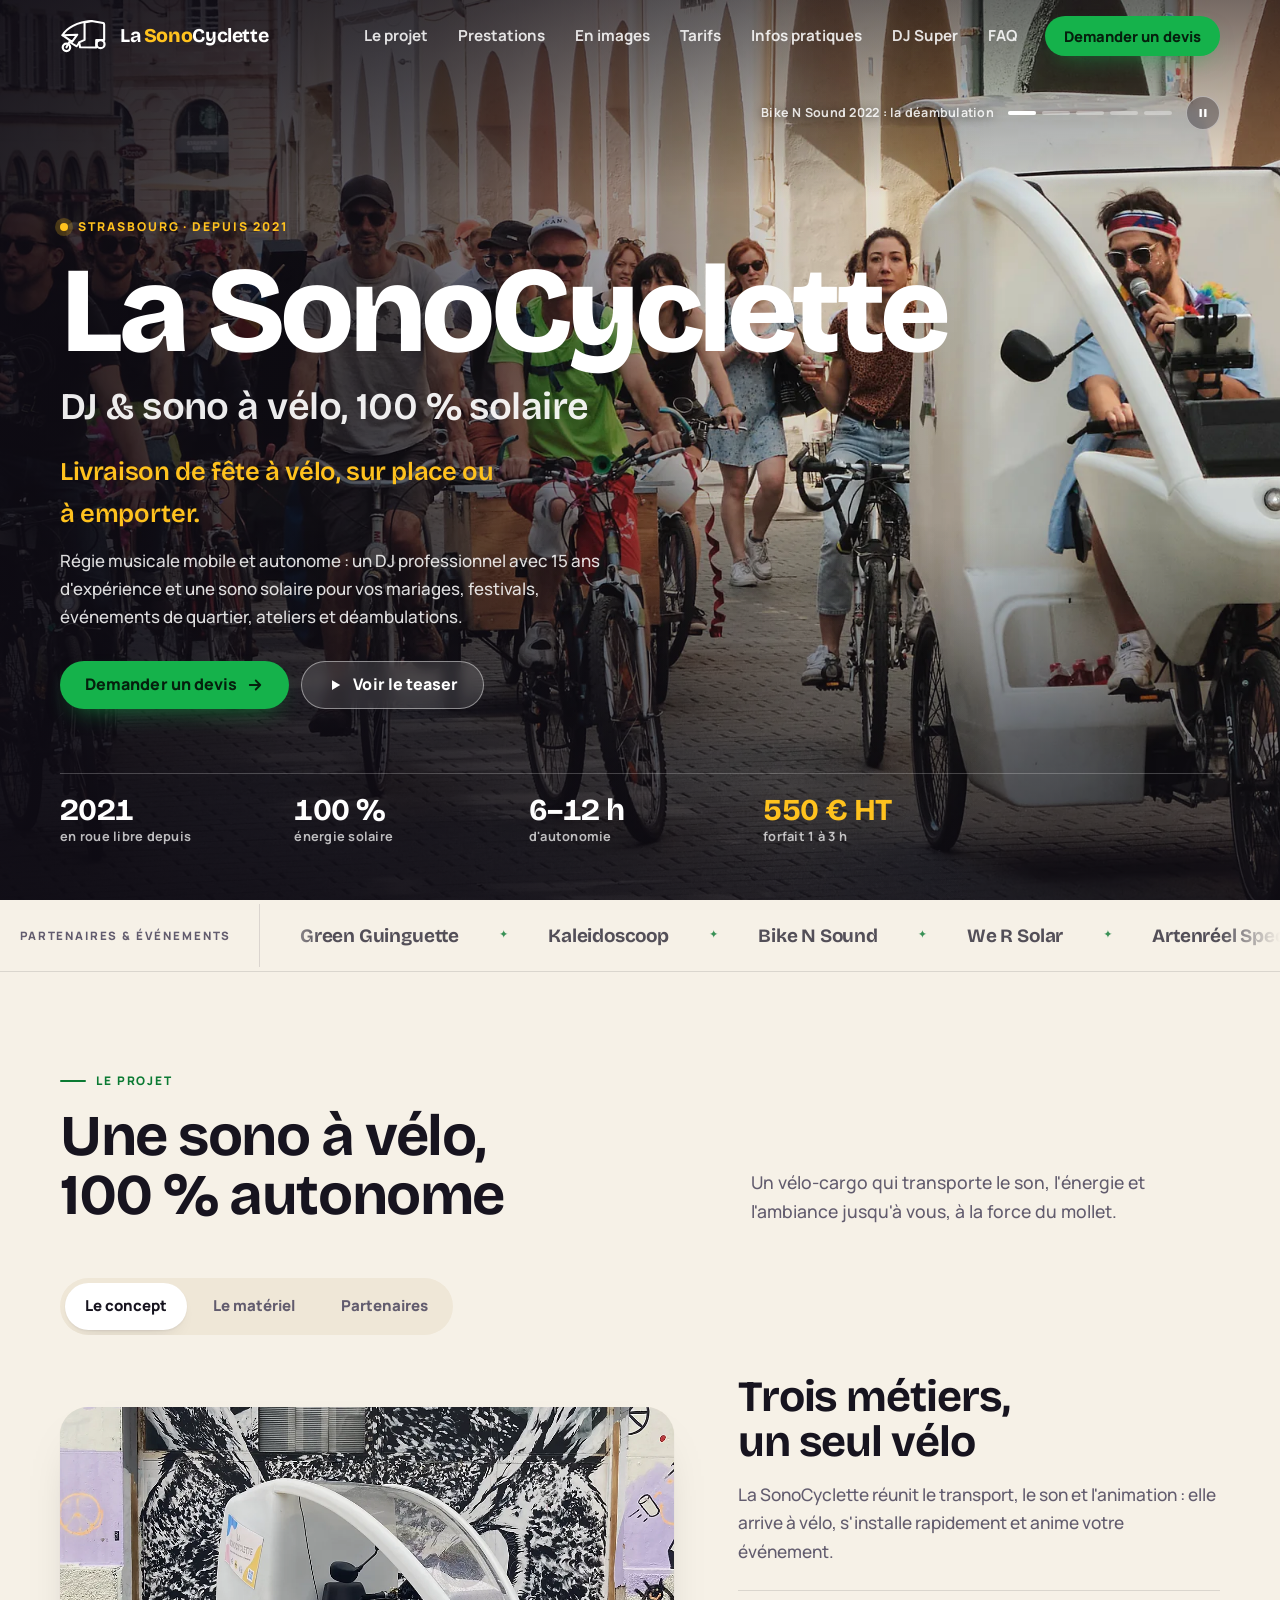
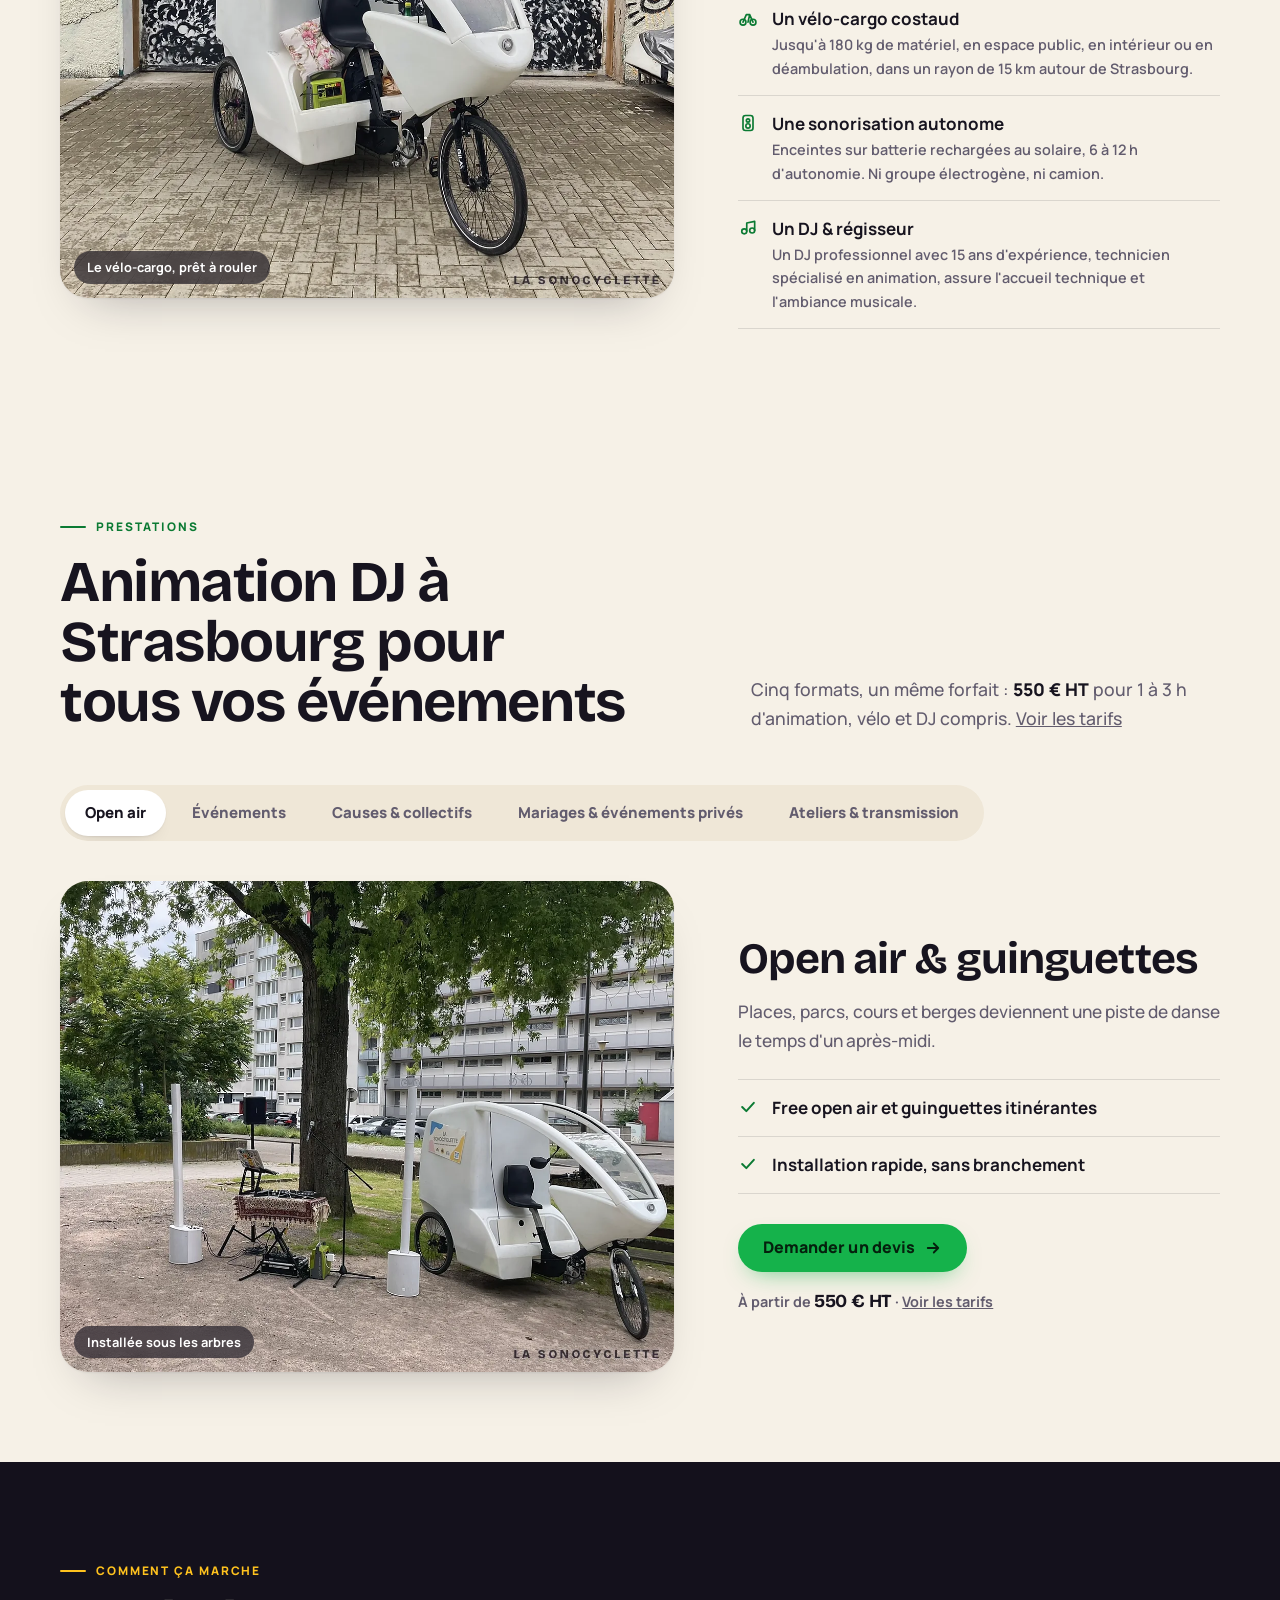
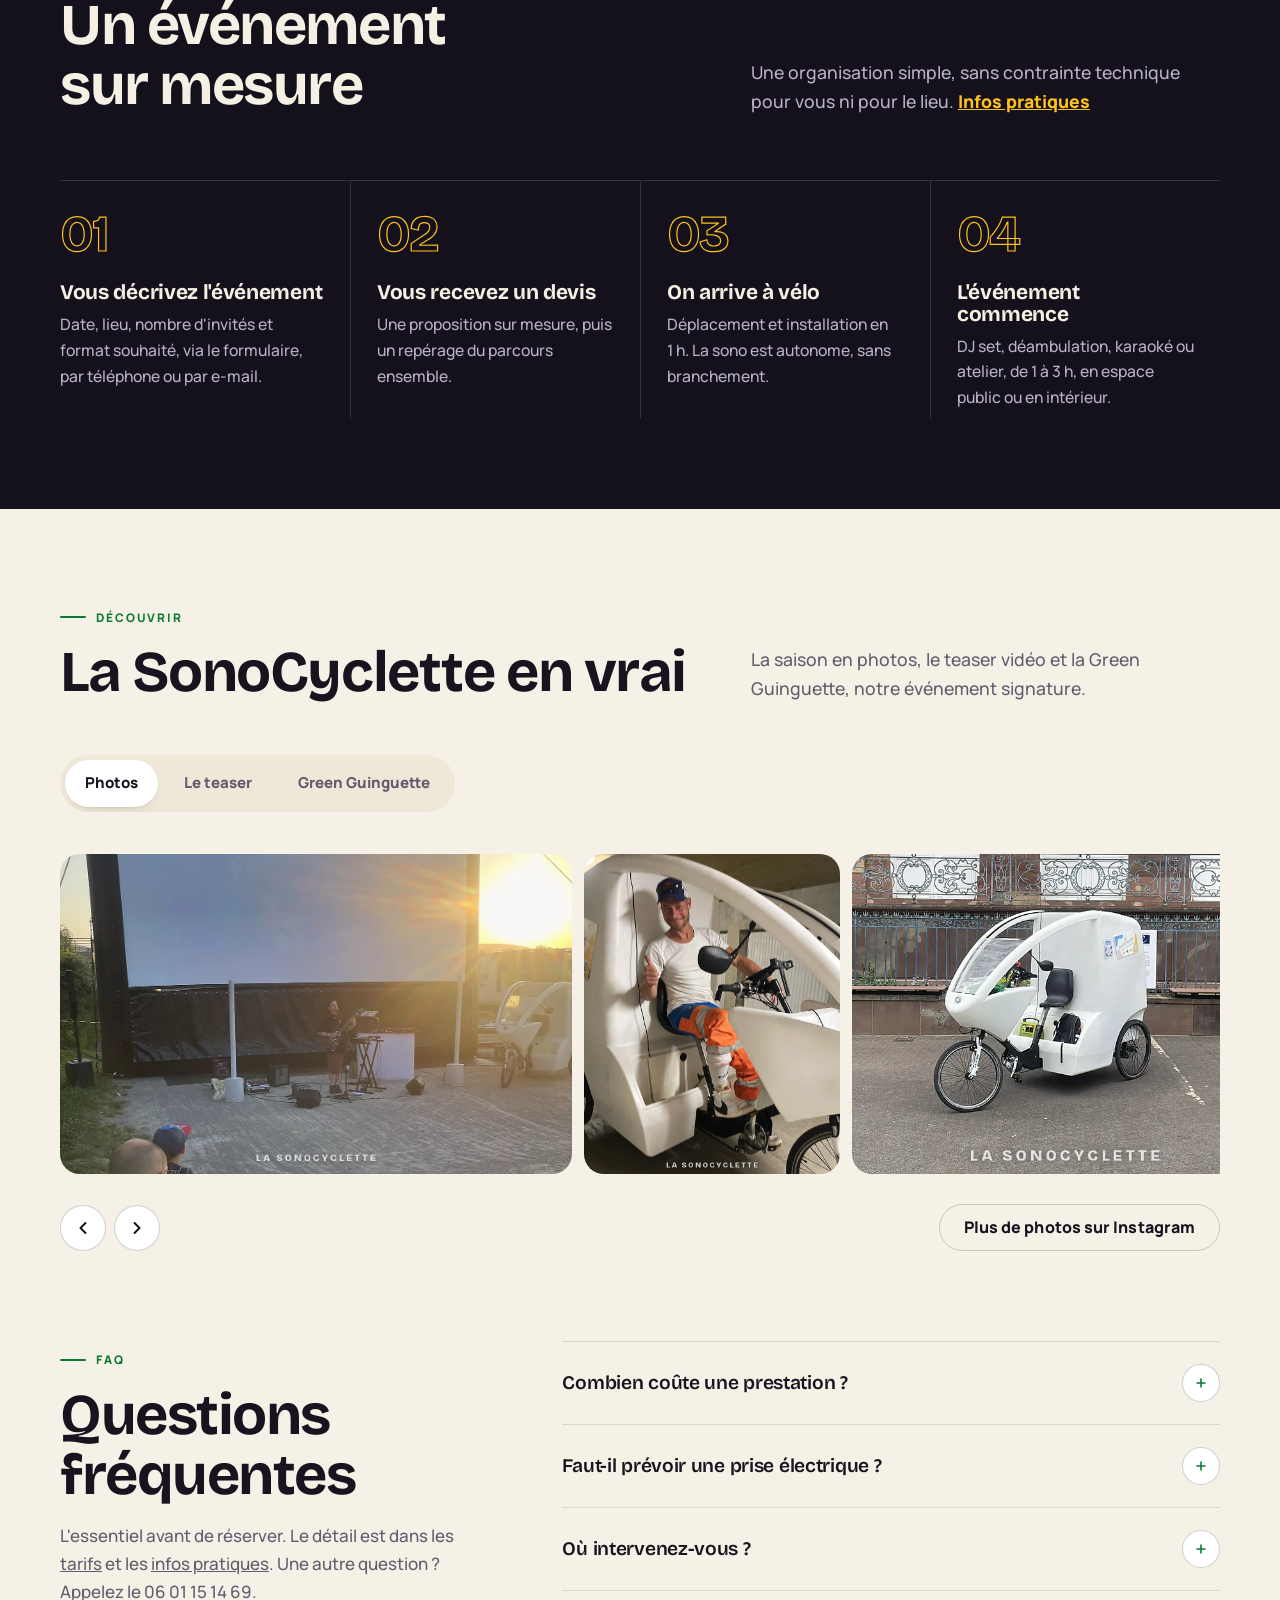
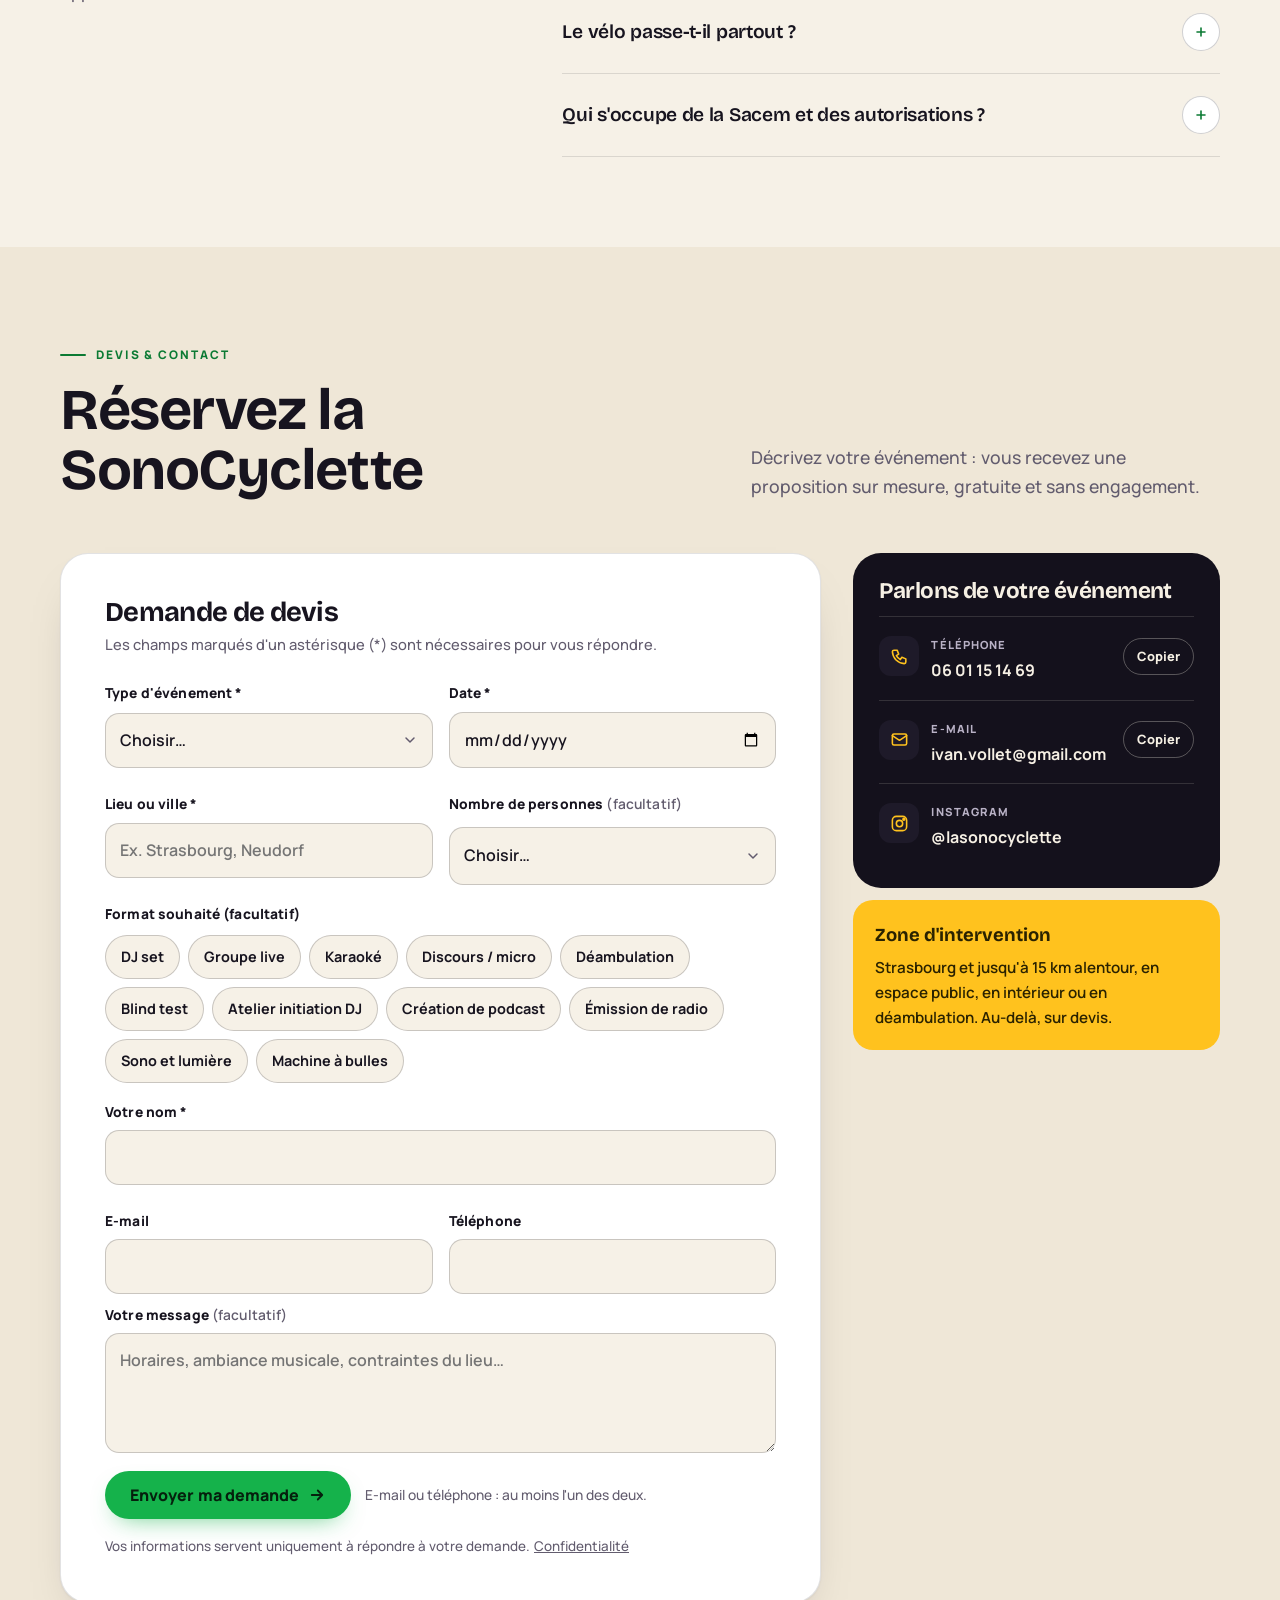
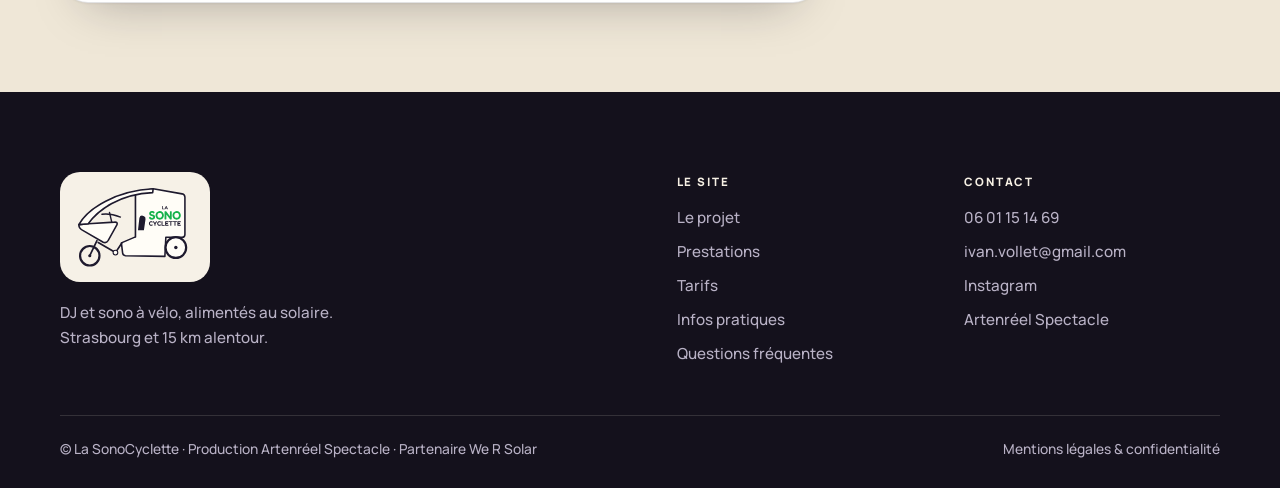
<file: index.html>
<!doctype html>
<html lang="fr">
<head>
<meta charset="utf-8">
<meta name="viewport" content="width=device-width, initial-scale=1, viewport-fit=cover">
<title>DJ &amp; sono à vélo à Strasbourg | La SonoCyclette</title>
<meta name="description" content="DJ et sono à vélo à Strasbourg, 100 % solaire : mariages, anniversaires, événements privés, festivals, ateliers DJ, karaoké, sono et lumière, machine à bulles. Demandez votre devis.">
<link rel="canonical" href="https://karlferdinand.github.io/la-sonocyclette/">
<meta name="robots" content="index, follow, max-image-preview:large">
<meta name="theme-color" content="#14111C">
<meta name="geo.region" content="FR-67">
<meta name="geo.placename" content="Strasbourg">
<meta property="og:type" content="website">
<meta property="og:locale" content="fr_FR">
<meta property="og:site_name" content="La SonoCyclette">
<meta property="og:title" content="DJ &amp; sono à vélo à Strasbourg | La SonoCyclette">
<meta property="og:description" content="DJ et sono à vélo à Strasbourg, 100 % solaire : mariages, anniversaires, événements privés, festivals, ateliers DJ, karaoké, sono et lumière, machine à bulles. Demandez votre devis.">
<meta property="og:url" content="https://karlferdinand.github.io/la-sonocyclette/">
<meta property="og:image" content="https://karlferdinand.github.io/la-sonocyclette/assets/og-image.jpg">
<meta property="og:image:width" content="1200">
<meta property="og:image:height" content="630">
<meta property="og:image:alt" content="La SonoCyclette, tricycle sono à vélo, dans les rues de Strasbourg">
<meta name="twitter:card" content="summary_large_image">
<link rel="icon" type="image/svg+xml" href="assets/favicon.svg">
<link rel="apple-touch-icon" href="assets/apple-touch-icon.png">
<link rel="preload" as="image" href="assets/ph-hero.webp" type="image/webp" media="(min-width:641px)">
<link rel="preload" as="image" href="assets/ph-hero-m.webp" type="image/webp" media="(max-width:640px)">
<link rel="preload" as="font" href="assets/fonts/bricolage-grotesque-latin-800-normal.woff2" type="font/woff2" crossorigin>
<link rel="preload" as="font" href="assets/fonts/manrope-latin-500-normal.woff2" type="font/woff2" crossorigin>
<style>@font-face{font-family:'Bricolage Grotesque';font-style:normal;font-weight:500;font-display:swap;src:url(assets/fonts/bricolage-grotesque-latin-500-normal.woff2) format('woff2')}
@font-face{font-family:'Bricolage Grotesque';font-style:normal;font-weight:600;font-display:swap;src:url(assets/fonts/bricolage-grotesque-latin-600-normal.woff2) format('woff2')}
@font-face{font-family:'Bricolage Grotesque';font-style:normal;font-weight:700;font-display:swap;src:url(assets/fonts/bricolage-grotesque-latin-700-normal.woff2) format('woff2')}
@font-face{font-family:'Bricolage Grotesque';font-style:normal;font-weight:800;font-display:swap;src:url(assets/fonts/bricolage-grotesque-latin-800-normal.woff2) format('woff2')}
@font-face{font-family:'Manrope';font-style:normal;font-weight:500;font-display:swap;src:url(assets/fonts/manrope-latin-500-normal.woff2) format('woff2')}
@font-face{font-family:'Manrope';font-style:normal;font-weight:600;font-display:swap;src:url(assets/fonts/manrope-latin-600-normal.woff2) format('woff2')}
@font-face{font-family:'Manrope';font-style:normal;font-weight:700;font-display:swap;src:url(assets/fonts/manrope-latin-700-normal.woff2) format('woff2')}
@font-face{font-family:'Manrope';font-style:normal;font-weight:800;font-display:swap;src:url(assets/fonts/manrope-latin-800-normal.woff2) format('woff2')}
:root{color-scheme:light;padding-top:env(safe-area-inset-top,0px);padding-bottom:env(safe-area-inset-bottom,0px)}body{margin:0}img{max-width:100%}[hidden]{display:none!important}</style>
<style>
  /* Direction : vitrine éditoriale haut de gamme. Grandes photos étalonnées, typographie affirmée
     (Bricolage Grotesque + Manrope), ivoire chaud et encre profonde, vert et jaune soleil en accents. */
  :root{
    --bg:#F6F1E7; --surface:#FFFFFF; --surface-2:#EFE7D7; --tint:#E9F5EC;
    --ink:#17141F; --ink-2:#2B2735; --muted:#625C6E; --line:rgba(23,20,31,.12); --line-2:rgba(23,20,31,.2);
    --green:#15B24B; --green-ink:#05200D; --green-text:#0B7A33;
    --sun:#FFC21E; --sun-ink:#2A2200;
    --err:#B42318;
    --night:#14111C; --night-2:#1E1A29; --night-txt:#F6F0E4; --night-muted:#B9B2C6; --night-line:rgba(246,240,228,.14);
    --shadow:0 1px 2px rgba(23,20,31,.05),0 24px 48px -28px rgba(23,20,31,.35);
    --shadow-sm:0 1px 2px rgba(23,20,31,.06),0 8px 20px -14px rgba(23,20,31,.3);
    --r-lg:28px; --r-md:20px; --r-sm:14px;
    --font-display:'Bricolage Grotesque','Avenir Next','Segoe UI',system-ui,sans-serif;
    --font-body:'Manrope','Segoe UI',system-ui,sans-serif;
    --maxw:1200px;
  }
  @media (prefers-color-scheme:dark){
    :root:not([data-theme="light"]){
      --bg:#100E16; --surface:#191621; --surface-2:#221E2C; --tint:#13241A;
      --ink:#F4EEE3; --ink-2:#E2DACB; --muted:#ABA4B8; --line:rgba(244,238,227,.12); --line-2:rgba(244,238,227,.22);
      --green:#2FCB61; --green-ink:#04190A; --green-text:#3BD46C;
      --sun:#FFD24A;
      --err:#FF8A80;
      --night:#0B0910; --night-2:#16131E;
      --shadow:0 1px 2px rgba(0,0,0,.3),0 24px 48px -28px rgba(0,0,0,.8);
      --shadow-sm:0 1px 2px rgba(0,0,0,.3),0 8px 20px -14px rgba(0,0,0,.7);
      color-scheme:dark;
    }
  }
  :root[data-theme="dark"]{
    --bg:#100E16; --surface:#191621; --surface-2:#221E2C; --tint:#13241A;
    --ink:#F4EEE3; --ink-2:#E2DACB; --muted:#ABA4B8; --line:rgba(244,238,227,.12); --line-2:rgba(244,238,227,.22);
    --green:#2FCB61; --green-ink:#04190A; --green-text:#3BD46C;
    --sun:#FFD24A;
    --err:#FF8A80;
    --night:#0B0910; --night-2:#16131E;
    --shadow:0 1px 2px rgba(0,0,0,.3),0 24px 48px -28px rgba(0,0,0,.8);
    --shadow-sm:0 1px 2px rgba(0,0,0,.3),0 8px 20px -14px rgba(0,0,0,.7);
    color-scheme:dark;
  }

  *{box-sizing:border-box}
  html{scroll-behavior:smooth;-webkit-text-size-adjust:100%}
  body{margin:0;background:var(--bg);color:var(--ink);font-family:var(--font-body);font-weight:500;font-size:1.0625rem;line-height:1.65;-webkit-font-smoothing:antialiased;overflow-x:hidden}
  h1,h2,h3{font-family:var(--font-display);font-weight:700;line-height:1.04;letter-spacing:-.025em;text-wrap:balance;margin:0}
  p{margin:0} a{color:inherit} img{display:block;max-width:100%} button,input,select,textarea{font:inherit}
  b,strong{font-weight:800}
  .wrap{width:100%;max-width:var(--maxw);margin-inline:auto;padding-left:max(20px,env(safe-area-inset-left,0px));padding-right:max(20px,env(safe-area-inset-right,0px))}
  .sr-only{position:absolute;width:1px;height:1px;padding:0;margin:-1px;overflow:hidden;clip:rect(0,0,0,0);white-space:nowrap;border:0}
  .skip{position:absolute;left:-9999px;top:auto}
  .skip:focus{left:max(16px,env(safe-area-inset-left,0px));top:calc(10px + env(safe-area-inset-top,0px));z-index:300;background:var(--ink);color:var(--bg);padding:10px 16px;border-radius:999px;font-weight:800;text-decoration:none}
  .hp{position:absolute;left:-9999px;width:1px;height:1px;overflow:hidden}
  :focus-visible{outline:3px solid var(--green-text);outline-offset:3px;border-radius:8px}
  ::selection{background:var(--sun);color:var(--sun-ink)}

  #prog{position:fixed;top:env(safe-area-inset-top,0px);left:0;height:3px;width:0%;background:linear-gradient(90deg,var(--green),var(--sun));z-index:120;transition:width .08s linear}
  body::before{content:"";position:fixed;inset:0 0 auto;height:env(safe-area-inset-top,0px);background:var(--night);z-index:110}

  /* ---------- HEADER ---------- */
  header{position:fixed;top:env(safe-area-inset-top,0px);left:0;right:0;z-index:100;color:#fff;transition:background .3s,color .3s,box-shadow .3s,border-color .3s;border-bottom:1px solid transparent}
  header.solid{background:color-mix(in srgb,var(--bg) 86%,transparent);backdrop-filter:saturate(1.4) blur(14px);-webkit-backdrop-filter:saturate(1.4) blur(14px);color:var(--ink);border-bottom-color:var(--line)}
  .nav{display:flex;align-items:center;gap:14px;min-height:72px}
  .brand{display:flex;align-items:center;gap:10px;font-family:var(--font-display);font-weight:700;font-size:1.22rem;letter-spacing:-.02em;text-decoration:none;margin-right:auto}
  .brand .mark{width:50px;height:34px;flex:0 0 auto}
  .mark .k{stroke:currentColor} .mark .b{fill:transparent}
  header.solid .mark .b{fill:var(--surface)}
  .brand b{font-weight:800;color:var(--sun)}
  header.solid .brand b{color:var(--green-text)}
  .menu{display:flex;gap:2px;align-items:center}
  .dd{position:relative}
  .dd-btn,.nav-link{display:inline-flex;align-items:center;gap:6px;background:none;border:0;cursor:pointer;color:inherit;opacity:.86;font-weight:700;font-size:.95rem;padding:10px 14px;border-radius:999px;transition:opacity .15s,background .15s;text-decoration:none}
  .dd-btn:hover,.nav-link:hover,.dd.open .dd-btn,.dd:focus-within .dd-btn{opacity:1;background:rgba(255,255,255,.14)}
  header.solid .dd-btn:hover,header.solid .nav-link:hover,header.solid .dd.open .dd-btn,header.solid .dd:focus-within .dd-btn{background:var(--surface-2)}
  .dd-btn svg{width:11px;height:11px;transition:transform .2s}
  .dd.open .dd-btn svg{transform:rotate(180deg)}
  .sub{position:absolute;top:calc(100% + 12px);left:50%;transform:translateX(-50%);min-width:260px;background:var(--surface);color:var(--ink);border:1px solid var(--line);border-radius:var(--r-md);box-shadow:var(--shadow);padding:8px;display:none;z-index:70}
  .sub::before{content:"";position:absolute;left:0;right:0;top:-16px;height:16px}
  .dd.open .sub{display:grid;gap:2px}
  @media (hover:hover){.dd:hover .sub{display:grid;gap:2px}.dd:hover .dd-btn svg{transform:rotate(180deg)}}
  .sub a{display:flex;flex-direction:column;text-decoration:none;padding:10px 14px;border-radius:12px;font-weight:700;font-size:.95rem;line-height:1.3}
  .sub a small{color:var(--muted);font-weight:600;font-size:.8rem}
  .sub a:hover,.sub a:focus-visible{background:var(--surface-2)}

  .btn{display:inline-flex;align-items:center;justify-content:center;gap:9px;font-family:var(--font-body);font-weight:800;letter-spacing:.005em;text-decoration:none;border-radius:999px;padding:14px 24px;font-size:1rem;line-height:1.1;border:1.5px solid transparent;cursor:pointer;transition:transform .18s cubic-bezier(.2,.7,.2,1),box-shadow .2s,background .2s,color .2s,border-color .2s}
  .btn svg{width:18px;height:18px;flex:0 0 auto}
  .btn-primary{background:var(--green);color:var(--green-ink);box-shadow:0 10px 24px -12px rgba(21,178,75,.7)}
  .btn-primary:hover{transform:translateY(-2px);box-shadow:0 16px 30px -12px rgba(21,178,75,.75)}
  .btn-primary:active{transform:translateY(0)}
  .btn-ghost{background:transparent;color:var(--ink);border-color:var(--line-2)}
  .btn-ghost:hover{border-color:var(--ink);transform:translateY(-2px)}
  .btn-light{background:rgba(255,255,255,.12);color:#fff;border-color:rgba(255,255,255,.45);backdrop-filter:blur(6px);-webkit-backdrop-filter:blur(6px)}
  .btn-light:hover{background:#fff;color:#17141F;transform:translateY(-2px)}
  .arrow{transition:transform .2s}
  .btn:hover .arrow{transform:translateX(3px)}
  .nav .btn{padding:11px 18px;font-size:.92rem}
  .burger{display:none;background:none;border:0;cursor:pointer;color:inherit;padding:8px;margin-left:auto}
  .burger svg{width:28px;height:28px}
  .mobile-menu{display:none;padding-top:6px;padding-bottom:20px;max-height:calc(100svh - 80px);overflow-y:auto;color:var(--ink)}
  .mobile-menu.open{display:block}
  header.menu-open{background:var(--bg);color:var(--ink);border-bottom-color:var(--line)}
  header.menu-open .mark .b{fill:var(--surface)} header.menu-open .brand b{color:var(--green-text)}
  .mm-group{border-top:1px solid var(--line);padding:12px 0}
  .mm-group:first-child{border-top:0}
  .mm-title{font-family:var(--font-display);font-weight:700;font-size:1.05rem;padding:4px 4px}
  .mm-links{display:flex;flex-wrap:wrap;gap:8px;padding:8px 4px 2px}
  .mm-links a{text-decoration:none;font-weight:700;font-size:.92rem;border:1px solid var(--line-2);border-radius:999px;padding:8px 14px;background:var(--surface)}
  .mobile-menu .btn{width:100%;margin-top:12px}

  /* ---------- SECTIONS ---------- */
  section{scroll-margin-top:80px}
  .sec{padding-block:clamp(72px,10vw,128px)}
  .eyebrow{display:inline-flex;align-items:center;gap:10px;font-family:var(--font-body);font-weight:800;letter-spacing:.16em;text-transform:uppercase;font-size:.74rem;color:var(--green-text)}
  .eyebrow::before{content:"";width:26px;height:2px;border-radius:2px;background:currentColor}
  .sec-head{display:grid;grid-template-columns:minmax(0,1.15fr) minmax(0,.85fr);align-items:end;gap:18px 56px}
  .sec-head h2{font-size:clamp(2.1rem,5vw,3.6rem);margin-top:16px}
  .sec-head .lead{color:var(--muted);font-size:1.1rem;max-width:44ch;justify-self:end}
  .lead b{color:var(--ink)}

  /* ---------- HERO ---------- */
  .hero{position:relative;min-height:min(100svh,940px);display:flex;align-items:flex-end;color:#fff;background:var(--night);isolation:isolate;overflow:hidden}
  .hero-slides{position:absolute;inset:0;z-index:-2;margin:0}
  .slide{position:absolute;inset:0;margin:0;opacity:0;transition:opacity 1.2s ease;overflow:hidden}
  .slide.is-active{opacity:1}
  .slide picture,.slide img{display:block;width:100%;height:100%}
  .slide img{object-fit:cover;object-position:62% 55%;transform:scale(1.07);transition:transform 4.6s cubic-bezier(.25,.6,.3,1)}
  .slide.is-active img{transform:scale(1)}
  .hero-ctrl{position:absolute;z-index:2;top:calc(96px + env(safe-area-inset-top,0px));right:max(20px,calc((100vw - var(--maxw)) / 2 + 20px));display:flex;align-items:center;gap:14px;color:#fff}
  .hero-cap{font-size:.78rem;font-weight:700;letter-spacing:.02em;color:rgba(255,255,255,.85);text-align:right;max-width:36ch;text-shadow:0 1px 8px rgba(0,0,0,.5)}
  .dots{display:flex;gap:6px}
  .dots button{position:relative;width:28px;height:4px;border:0;padding:0;border-radius:4px;background:rgba(255,255,255,.35);cursor:pointer;overflow:hidden}
  .dots button::before{content:"";position:absolute;inset:-10px 0}
  .dots button::after{content:"";position:absolute;inset:0;background:#fff;transform:scaleX(0);transform-origin:left}
  .dots button[aria-current="true"]::after{transform:scaleX(1)}
  .hero.playing .dots button[aria-current="true"]::after{animation:dotfill var(--slide-ms,3000ms) linear forwards}
  @keyframes dotfill{from{transform:scaleX(0)}to{transform:scaleX(1)}}
  .hero-pause{width:34px;height:34px;border-radius:50%;border:1px solid rgba(255,255,255,.45);background:rgba(20,17,28,.35);backdrop-filter:blur(6px);-webkit-backdrop-filter:blur(6px);color:#fff;display:grid;place-items:center;cursor:pointer;padding:0}
  .hero-pause:hover{background:#fff;color:#17141F}
  .hero-pause svg{width:14px;height:14px}
  .hero-pause .i-play{display:none}.hero:not(.playing) .hero-pause .i-play{display:block}.hero:not(.playing) .hero-pause .i-pause{display:none}
  .hero::before{content:"";position:absolute;inset:0;z-index:-1;background:
      linear-gradient(90deg,rgba(14,11,20,.86) 0%,rgba(14,11,20,.62) 34%,rgba(14,11,20,.12) 62%,rgba(14,11,20,0) 78%),
      linear-gradient(0deg,rgba(14,11,20,.78) 0%,rgba(14,11,20,0) 42%),
      linear-gradient(180deg,rgba(14,11,20,.55) 0%,rgba(14,11,20,0) 22%)}
  .hero .wrap{padding-top:120px;padding-bottom:clamp(28px,5vw,56px)}
  .hero-kicker{display:inline-flex;align-items:center;gap:10px;font-weight:800;letter-spacing:.16em;text-transform:uppercase;font-size:.76rem;color:var(--sun)}
  .hero-kicker::before{content:"";width:8px;height:8px;border-radius:50%;background:var(--sun);box-shadow:0 0 0 5px rgba(255,194,30,.22)}
  .hero h1{font-size:clamp(3.1rem,10vw,7.6rem);line-height:.9;letter-spacing:-.045em;font-weight:800;margin:18px 0 0}
  .hero h1 span{display:block;font-size:.31em;line-height:1.15;letter-spacing:-.015em;font-weight:600;color:rgba(255,255,255,.92);margin-top:.5em}
  .hero .slogan{margin-top:22px;font-family:var(--font-display);font-weight:600;font-size:clamp(1.2rem,2.4vw,1.6rem);letter-spacing:-.015em;max-width:26ch;color:var(--sun)}
  .hero .sub-txt{margin-top:12px;max-width:52ch;color:rgba(255,255,255,.86);font-size:1.06rem}
  .hero .cta-row{display:flex;flex-wrap:wrap;gap:12px;margin-top:30px}
  .facts{list-style:none;margin:clamp(36px,6vw,64px) 0 0;padding:18px 0 0;display:grid;grid-template-columns:repeat(5,minmax(0,1fr));gap:12px;border-top:1px solid rgba(255,255,255,.22)}
  .facts li{display:flex;flex-direction:column;line-height:1.2;min-width:0}
  .facts b{font-family:var(--font-display);font-weight:700;font-size:clamp(1.3rem,2.6vw,1.9rem);letter-spacing:-.02em;font-variant-numeric:tabular-nums}
  .facts span{font-size:.8rem;color:rgba(255,255,255,.72);font-weight:700;letter-spacing:.02em}
  .facts li:last-child b{color:var(--sun)}

  /* ---------- PARTNERS ---------- */
  .partners{border-bottom:1px solid var(--line);background:var(--bg);display:flex;align-items:center;overflow:hidden}
  .partners .lbl{flex:0 0 auto;font-weight:800;font-size:.72rem;letter-spacing:.16em;text-transform:uppercase;color:var(--muted);padding:22px 28px 22px max(20px,env(safe-area-inset-left,0px));border-right:1px solid var(--line)}
  .partners .viewport{overflow:hidden;flex:1;min-width:0;-webkit-mask-image:linear-gradient(90deg,transparent,#000 60px,#000 calc(100% - 60px),transparent);mask-image:linear-gradient(90deg,transparent,#000 60px,#000 calc(100% - 60px),transparent)}
  .partners .track{display:inline-flex;white-space:nowrap;will-change:transform;animation:scrollx 40s linear infinite}
  .partners ul{display:inline-flex;list-style:none;margin:0;padding:0}
  .partners li{font-family:var(--font-display);font-weight:700;font-size:1.18rem;letter-spacing:-.01em;color:var(--ink-2);padding:20px 0 20px 40px;display:flex;align-items:center;gap:40px;opacity:.8}
  .partners li::after{content:"✦";font-size:.7rem;color:var(--green-text)}
  @keyframes scrollx{from{transform:translateX(0)}to{transform:translateX(-50%)}}
  .partners:hover .track{animation-play-state:paused}

  /* ---------- MANIFESTO ---------- */
  .manifesto{display:grid;grid-template-columns:auto minmax(0,1fr);gap:clamp(24px,5vw,64px);align-items:center}
  .manifesto img{width:clamp(140px,18vw,220px);height:auto}
  @media (prefers-color-scheme:dark){:root:not([data-theme="light"]) .manifesto img{background:#F6F1E7;border-radius:24px;padding:16px 18px}}
  :root[data-theme="dark"] .manifesto img{background:#F6F1E7;border-radius:24px;padding:16px 18px}
  .manifesto p{font-family:var(--font-display);font-weight:600;font-size:clamp(1.55rem,3.4vw,2.55rem);line-height:1.18;letter-spacing:-.025em;max-width:30ch}
  .manifesto p em{font-style:normal;color:var(--green-text)}
  .manifesto p .hl{background:linear-gradient(transparent 62%,color-mix(in srgb,var(--sun) 65%,transparent) 62%);padding:0 .08em}

  /* ---------- TABS ---------- */
  .tabs{display:flex;gap:6px;margin:clamp(34px,5vw,52px) 0 clamp(26px,4vw,40px);overflow-x:auto;padding:5px;scrollbar-width:none;background:var(--surface-2);border-radius:999px;width:max-content;max-width:100%}
  .tabs::-webkit-scrollbar{display:none}
  .tab{flex:0 0 auto;font-family:var(--font-body);font-weight:800;font-size:.94rem;border:0;background:transparent;color:var(--muted);border-radius:999px;padding:11px 20px;cursor:pointer;transition:background .2s,color .2s,box-shadow .2s}
  .tab:hover{color:var(--ink)}
  .tab[aria-selected="true"]{background:var(--surface);color:var(--ink);box-shadow:var(--shadow-sm)}
  [role="tabpanel"]{animation:panel .55s cubic-bezier(.2,.7,.2,1)}
  @keyframes panel{from{opacity:0;transform:translateY(12px)}to{opacity:1;transform:none}}

  /* ---------- SPLIT (image + text) ---------- */
  .split{display:grid;grid-template-columns:minmax(0,1.12fr) minmax(0,.88fr);gap:clamp(28px,5vw,72px);align-items:center}
  .split.rev{grid-template-columns:minmax(0,.88fr) minmax(0,1.12fr)}
  .split.rev .media{order:2}
  .media{position:relative;margin:0;border-radius:var(--r-lg);overflow:hidden;background:var(--surface-2);aspect-ratio:5/4;box-shadow:var(--shadow)}
  .media img{width:100%;height:100%;object-fit:cover;transition:transform .9s cubic-bezier(.2,.7,.2,1)}
  .media figcaption,.shot figcaption{position:absolute;left:14px;bottom:14px;z-index:2;max-width:calc(100% - 28px);background:rgba(20,17,28,.62);backdrop-filter:blur(8px);-webkit-backdrop-filter:blur(8px);color:#fff;font-weight:700;font-size:.8rem;line-height:1.3;padding:8px 13px;border-radius:999px}
  .split h3{font-size:clamp(1.8rem,3.6vw,2.7rem)}
  .split .txt>p{color:var(--muted);font-size:1.08rem;max-width:50ch;margin-top:16px}
  .list{list-style:none;padding:0;margin:24px 0 0;display:grid;gap:0;border-top:1px solid var(--line)}
  .list li{display:flex;gap:14px;align-items:flex-start;padding:14px 0;border-bottom:1px solid var(--line);font-weight:700;min-width:0}
  .list svg{width:20px;height:20px;flex:0 0 auto;margin-top:3px;color:var(--green-text)}
  .list li span{min-width:0}
  .list small{display:block;color:var(--muted);font-weight:600;font-size:.9rem}
  .txt .actions{display:flex;flex-wrap:wrap;align-items:center;gap:14px 22px;margin-top:30px}
  .price{font-size:.9rem;color:var(--muted);font-weight:700}
  .price b{font-family:var(--font-display);font-size:1.15rem;color:var(--ink);font-weight:700;letter-spacing:-.01em}

  .specs{display:grid;grid-template-columns:repeat(2,minmax(0,1fr));gap:0 28px;margin-top:22px;border-top:1px solid var(--line)}
  .spec{padding:13px 0;border-bottom:1px solid var(--line);min-width:0}
  .spec small{display:block;color:var(--muted);font-weight:800;font-size:.72rem;text-transform:uppercase;letter-spacing:.1em}
  .spec b{display:block;font-weight:700;font-size:.98rem;line-height:1.35;margin-top:3px}
  .note{margin-top:14px;color:var(--muted);font-size:.92rem}

  .cards{display:grid;grid-template-columns:repeat(3,minmax(0,1fr));gap:18px}
  .card{background:var(--surface);border:1px solid var(--line);border-radius:var(--r-md);padding:28px;min-width:0;transition:transform .25s,box-shadow .25s}
  .card:hover{transform:translateY(-4px);box-shadow:var(--shadow)}
  .card .role{display:block;color:var(--green-text);font-weight:800;font-size:.72rem;text-transform:uppercase;letter-spacing:.12em}
  .card h3{font-size:1.5rem;margin:10px 0 10px}
  .card p{color:var(--muted);font-size:.98rem}
  .card .more{display:inline-flex;gap:6px;margin-top:16px;font-weight:800;font-size:.92rem;text-decoration:none;color:var(--ink)}
  .card .more:hover{color:var(--green-text)}

  /* ---------- HOW (dark band) ---------- */
  .how{background:var(--night);color:var(--night-txt)}
  .how .eyebrow{color:var(--sun)}
  .how .sec-head .lead{color:var(--night-muted)}
  .steps{list-style:none;margin:clamp(40px,6vw,64px) 0 0;padding:0;display:grid;grid-template-columns:repeat(4,minmax(0,1fr));gap:0;border-top:1px solid var(--night-line)}
  .steps li{position:relative;padding:28px 26px 8px 0;min-width:0}
  .steps li+li{padding-left:26px;border-left:1px solid var(--night-line)}
  .steps .n{display:block;font-family:var(--font-display);font-weight:700;font-size:3.2rem;line-height:1;letter-spacing:-.04em;color:transparent;-webkit-text-stroke:1.2px var(--sun);margin-bottom:22px}
  .steps h3{font-size:1.3rem;margin-bottom:8px;color:var(--night-txt);letter-spacing:-.015em}
  .steps p{color:var(--night-muted);font-size:.98rem}
  .how-photo{position:relative;margin:clamp(40px,5vw,56px) 0 0;border-radius:var(--r-lg);overflow:hidden;aspect-ratio:2/1;background:#0e0c14;box-shadow:0 24px 60px -28px rgba(0,0,0,.7)}
  .how-photo picture,.how-photo img{display:block;width:100%;height:100%}
  .how-photo img{object-fit:cover;object-position:50% 60%}
  .how-photo figcaption{position:absolute;z-index:2;left:clamp(14px,2vw,24px);bottom:clamp(14px,2vw,24px);max-width:calc(100% - 28px);background:rgba(20,17,28,.62);backdrop-filter:blur(8px);-webkit-backdrop-filter:blur(8px);color:#fff;font-weight:700;font-size:.8rem;line-height:1.3;padding:8px 13px;border-radius:999px}
  @media (max-width:640px){.how-photo{aspect-ratio:4/3;border-radius:var(--r-md)}}
  .how .cta-row{display:flex;flex-wrap:wrap;gap:12px;margin-top:48px}
  .how .btn-ghost{color:var(--night-txt);border-color:rgba(246,240,228,.35)}
  .how .btn-ghost:hover{border-color:var(--night-txt)}


  /* ---------- PANORAMIC BANDS ---------- */
  .band{position:relative;margin:0;overflow:hidden;background:var(--night);aspect-ratio:7/3;max-height:680px}
  .band picture,.band img{display:block;width:100%;height:100%}
  .band img{object-fit:cover;object-position:50% 100%;transform:scale(1.001)}
  .band figcaption{position:absolute;z-index:2;bottom:clamp(14px,2.4vw,28px);left:max(20px,calc((100vw - var(--maxw)) / 2 + 20px));max-width:calc(100% - 40px);background:rgba(20,17,28,.62);backdrop-filter:blur(8px);-webkit-backdrop-filter:blur(8px);color:#fff;font-weight:700;font-size:.8rem;line-height:1.3;padding:8px 13px;border-radius:999px}
  .band::after{content:"";position:absolute;inset:auto 0 0 0;height:30%;background:linear-gradient(to top,rgba(20,17,28,.28),transparent);pointer-events:none}
  @media (max-width:640px){.band{aspect-ratio:4/3}}

  /* ---------- GALLERY ---------- */
  .gal{display:grid;grid-auto-flow:dense;gap:14px;grid-template-columns:repeat(6,minmax(0,1fr));grid-auto-rows:clamp(150px,17vw,210px)}
  .shot{position:relative;margin:0;border-radius:var(--r-md);overflow:hidden;min-width:0;background:var(--surface-2)}
  .shot img{position:absolute;inset:0;width:100%;height:100%;object-fit:cover;object-position:50% 100%;transition:transform .9s cubic-bezier(.2,.7,.2,1)}
  .shot figcaption{opacity:0;transform:translateY(6px);transition:opacity .25s,transform .25s}
  .shot:hover figcaption,.shot:focus-visible figcaption{opacity:1;transform:none}
  @media (hover:none){.shot figcaption{opacity:1;transform:none}}
  .s-wide{grid-column:span 4;grid-row:span 2}.s-tall{grid-column:span 2;grid-row:span 2}.s-sm{grid-column:span 2}

  [data-zoom]{cursor:zoom-in}
  [data-zoom]:hover img{transform:scale(1.045)}
  [data-zoom]::after{content:"";position:absolute;top:14px;right:14px;z-index:3;width:40px;height:40px;border-radius:50%;
    background:rgba(255,255,255,.92) url("data:image/svg+xml,%3Csvg xmlns='http://www.w3.org/2000/svg' viewBox='0 0 24 24' fill='none' stroke='%2317141F' stroke-width='2.2' stroke-linecap='round'%3E%3Cpath d='M14 4h6v6M10 20H4v-6M20 4l-7 7M4 20l7-7'/%3E%3C/svg%3E") center/17px no-repeat;
    box-shadow:0 6px 16px -6px rgba(0,0,0,.4);opacity:0;transform:scale(.85);transition:opacity .2s,transform .2s}
  [data-zoom]:hover::after,[data-zoom]:focus-visible::after{opacity:1;transform:none}
  @media (hover:none){[data-zoom]::after{opacity:.95;transform:none;width:34px;height:34px;top:10px;right:10px}}
  .gal-more{display:flex;justify-content:center;margin-top:28px}

  /* video */
  .video-grid{display:grid;grid-template-columns:minmax(0,.75fr) minmax(0,1.25fr);gap:clamp(28px,5vw,72px);align-items:center}
  .phone{justify-self:center;width:100%;max-width:300px;border-radius:38px;padding:9px;background:#0B0910;box-shadow:var(--shadow)}
  .phone video{width:100%;height:auto;display:block;aspect-ratio:9/16;object-fit:cover;background:#000;border-radius:30px}
  .chips{display:flex;flex-wrap:wrap;gap:8px;margin-top:22px}
  .chip{display:inline-flex;align-items:center;gap:7px;background:var(--surface);border:1px solid var(--line);border-radius:999px;padding:7px 14px;font-weight:700;font-size:.88rem}
  .video-grid h3,.gg h3{font-size:clamp(1.8rem,3.6vw,2.7rem)}
  .video-grid p,.gg p{color:var(--muted);font-size:1.08rem;max-width:52ch;margin-top:14px}
  .video-grid .cta-row{display:flex;flex-wrap:wrap;gap:12px;margin-top:28px}

  /* green guinguette */
  .gg{display:grid;grid-template-columns:minmax(0,1fr) minmax(0,1fr);gap:clamp(28px,5vw,64px);align-items:center}
  .gg-visuals{display:grid;grid-template-columns:1.25fr .75fr;gap:14px;align-items:end}
  .gg-visuals .media{aspect-ratio:4/3}
  .gg-art{aspect-ratio:4/5!important;background:#fff}
  .gg-art img{object-fit:cover}
  .gg .tags{display:flex;flex-wrap:wrap;gap:8px;margin-top:24px}
  .gg .tags a{text-decoration:none;font-weight:700;font-size:.88rem;background:var(--surface);border:1px solid var(--line);border-radius:999px;padding:8px 14px;transition:border-color .2s,transform .2s}
  .gg .tags a:hover{border-color:var(--ink);transform:translateY(-2px)}

  /* instagram */
  .ig{display:grid;grid-template-columns:minmax(0,.8fr) minmax(0,1.2fr);gap:clamp(24px,4vw,48px);align-items:start}
  .ig-profile{background:var(--surface);border:1px solid var(--line);border-radius:var(--r-md);padding:28px;display:grid;gap:14px;justify-items:start;min-width:0}
  .ig-head{display:flex;align-items:center;gap:14px;min-width:0}
  .ig-avatar{width:76px;height:76px;border-radius:50%;padding:3px;background:linear-gradient(45deg,var(--sun),var(--green));flex:0 0 auto}
  .ig-head b{display:block;font-family:var(--font-display);font-weight:700;font-size:1.3rem}
  .ig-head span{color:var(--muted);font-size:.88rem;font-weight:700}
  .ig-profile p{color:var(--muted)}
  .ig-feed{min-width:0;min-height:320px;border:1px dashed var(--line-2);border-radius:var(--r-md);background:var(--surface-2);display:grid}
  .ig-feed.live{border:0;background:none;min-height:0;display:block}
  .ig-empty{display:grid;place-items:center;align-content:center;text-align:center;gap:12px;padding:clamp(24px,5vw,48px)}
  .ig-empty svg{width:48px;height:48px;color:var(--green-text)}
  .ig-empty b{font-family:var(--font-display);font-weight:700;font-size:1.35rem}
  .ig-empty p{color:var(--muted);max-width:40ch}

  /* ---------- FAQ ---------- */
  .faq-grid{display:grid;grid-template-columns:minmax(0,.8fr) minmax(0,1.2fr);gap:clamp(28px,5vw,80px);align-items:start}
  .faq-grid .sticky{position:sticky;top:110px}
  .faq-grid h2{font-size:clamp(2.1rem,5vw,3.6rem);margin-top:16px}
  .faq-grid .lead{color:var(--muted);margin-top:16px;max-width:36ch}
  .faq-grid .btn{margin-top:26px}
  .faq-list{border-top:1px solid var(--line)}
  .faq-list details{border-bottom:1px solid var(--line)}
  .faq-list summary{cursor:pointer;list-style:none;padding:22px 0;font-family:var(--font-display);font-weight:600;font-size:1.2rem;letter-spacing:-.015em;display:flex;justify-content:space-between;align-items:center;gap:18px}
  .faq-list summary::-webkit-details-marker{display:none}
  .faq-list summary::after{content:"";flex:0 0 auto;width:36px;height:36px;border-radius:50%;border:1px solid var(--line-2);background:var(--surface) url("data:image/svg+xml,%3Csvg xmlns='http://www.w3.org/2000/svg' viewBox='0 0 24 24' fill='none' stroke='%230B7A33' stroke-width='2.4' stroke-linecap='round'%3E%3Cpath d='M12 6v12M6 12h12'/%3E%3C/svg%3E") center/16px no-repeat;transition:transform .25s,background-color .25s}
  .faq-list details[open] summary::after{transform:rotate(45deg);background-color:var(--tint)}
  .faq-list summary:hover{color:var(--green-text)}
  .faq-list .ans{padding:0 56px 24px 0;color:var(--muted);max-width:68ch}

  /* ---------- DEVIS + CONTACT ---------- */
  .devis{background:var(--surface-2)}
  .devis-grid{display:grid;grid-template-columns:minmax(0,1.35fr) minmax(0,.65fr);gap:clamp(20px,3vw,32px);margin-top:clamp(34px,5vw,52px);align-items:start}
  .form-card{background:var(--surface);border:1px solid var(--line);border-radius:var(--r-lg);padding:clamp(22px,4vw,44px);box-shadow:var(--shadow);min-width:0}
  .form-card h3{font-size:1.7rem}
  .form-card .hint{color:var(--muted);font-size:.92rem;margin:6px 0 26px}
  .frow{display:grid;grid-template-columns:1fr 1fr;gap:16px;margin-bottom:18px}
  .field{display:grid;gap:7px;min-width:0;margin-bottom:18px}
  .frow .field{margin-bottom:0}
  .field>label,fieldset legend{font-weight:800;font-size:.86rem;letter-spacing:.01em}
  .field .opt{color:var(--muted);font-weight:600}
  fieldset{border:0;padding:0;margin:0 0 18px;min-width:0}
  fieldset legend{padding:0;margin-bottom:10px}
  .inp{width:100%;min-width:0;font-weight:600;color:var(--ink);background:var(--bg);border:1px solid var(--line-2);border-radius:var(--r-sm);padding:13px 14px;font-size:1rem;transition:border-color .2s,box-shadow .2s,background .2s}
  .inp:hover{border-color:var(--muted)}
  .inp:focus{outline:none;border-color:var(--green-text);box-shadow:0 0 0 4px color-mix(in srgb,var(--green) 22%,transparent);background:var(--surface)}
  select.inp{appearance:none;-webkit-appearance:none;padding-right:40px;background-image:url("data:image/svg+xml,%3Csvg xmlns='http://www.w3.org/2000/svg' viewBox='0 0 24 24' fill='none' stroke='%23625C6E' stroke-width='2.2' stroke-linecap='round' stroke-linejoin='round'%3E%3Cpath d='M6 9l6 6 6-6'/%3E%3C/svg%3E");background-repeat:no-repeat;background-position:right 14px center;background-size:16px}
  textarea.inp{min-height:120px;resize:vertical}
  .inp[aria-invalid="true"]{border-color:var(--err)}
  .err{color:var(--err);font-weight:700;font-size:.84rem}
  .checks{display:flex;flex-wrap:wrap;gap:8px}
  .check{position:relative}
  .check input{position:absolute;opacity:0;width:1px;height:1px}
  .check span{display:inline-block;border:1px solid var(--line-2);border-radius:999px;padding:9px 15px;background:var(--bg);cursor:pointer;font-weight:700;font-size:.9rem;transition:background .15s,border-color .15s,color .15s}
  .check span:hover{border-color:var(--muted)}
  .check input:checked+span{background:var(--ink);border-color:var(--ink);color:var(--bg)}
  .check input:focus-visible+span{outline:3px solid var(--green-text);outline-offset:2px}
  .form-actions{display:flex;flex-wrap:wrap;align-items:center;gap:14px;margin-top:8px}
  .form-actions small{color:var(--muted);font-size:.86rem}
  .legal{color:var(--muted);font-size:.84rem;margin-top:16px}
  .legal a{color:inherit;margin-left:4px}
  .ok-msg{margin-top:20px;border-radius:var(--r-md);background:var(--tint);border:1px solid color-mix(in srgb,var(--green) 40%,transparent);padding:20px;font-weight:700}
  .ok-msg b{display:block;font-family:var(--font-display);font-weight:700;font-size:1.25rem;margin-bottom:4px}
  .result{margin-top:20px;border:1px solid var(--line);border-radius:var(--r-md);background:var(--bg);padding:20px}
  .result b{font-family:var(--font-display);font-weight:700;font-size:1.2rem}
  .result p{color:var(--muted);font-size:.94rem;margin:6px 0 14px}
  .result pre{white-space:pre-wrap;word-break:break-word;font-family:var(--font-body);font-weight:600;font-size:.9rem;background:var(--surface);border:1px dashed var(--line-2);border-radius:12px;padding:14px;margin:0 0 14px;max-height:240px;overflow:auto}
  .side{display:grid;gap:12px;min-width:0}
  .side-card{background:var(--night);color:var(--night-txt);border-radius:var(--r-lg);padding:26px;display:grid;gap:4px}
  .side-card h3{font-size:1.4rem;margin-bottom:10px}
  .crow{display:flex;align-items:center;gap:12px;padding:12px 0;border-top:1px solid var(--night-line);min-width:0}
  .crow .ic{width:40px;height:40px;flex:0 0 auto;border-radius:12px;display:grid;place-items:center;background:var(--night-2);color:var(--sun)}
  .crow .ic svg{width:19px;height:19px}
  .crow .meta{min-width:0;flex:1}
  .crow small{color:var(--night-muted);font-weight:800;font-size:.7rem;text-transform:uppercase;letter-spacing:.1em}
  .crow .val{font-weight:700;font-size:1rem;overflow-wrap:anywhere}
  .crow .val a{text-decoration:none}.crow .val a:hover{color:var(--sun)}
  .copy{flex:0 0 auto;background:transparent;color:var(--night-txt);border:1px solid rgba(246,240,228,.3);border-radius:999px;padding:7px 13px;font-family:var(--font-body);font-weight:800;font-size:.8rem;cursor:pointer;transition:background .2s,color .2s}
  .copy:hover{background:var(--night-txt);color:var(--night)}
  .result .copy{color:var(--ink);border-color:var(--line-2)}
  .result .copy:hover{background:var(--ink);color:var(--bg)}
  .zone{background:var(--sun);color:var(--sun-ink);border-radius:var(--r-md);padding:20px 22px;font-size:.95rem;font-weight:600}
  .zone b{display:block;font-family:var(--font-display);font-weight:700;font-size:1.15rem;margin-bottom:4px}
  .support{color:var(--muted);font-size:.86rem;padding:4px 4px 0}

  /* ---------- FOOTER ---------- */
  footer{background:var(--night);color:var(--night-muted);padding-block:clamp(48px,7vw,80px) 28px}
  .foot-top{display:grid;grid-template-columns:minmax(0,1.6fr) repeat(2,minmax(0,.7fr));gap:32px}
  .foot-brand img{width:150px;height:auto;margin-bottom:18px;background:#F6F1E7;border-radius:20px;padding:14px 16px}
  .foot-brand p{max-width:34ch;font-size:.95rem}
  footer h4{font-family:var(--font-body);font-size:.72rem;letter-spacing:.16em;text-transform:uppercase;color:var(--night-txt);margin:0 0 14px;font-weight:800}
  footer ul{list-style:none;margin:0;padding:0;display:grid;gap:9px;font-size:.95rem}
  footer a{text-decoration:none;color:var(--night-muted)} footer a:hover{color:var(--night-txt)}
  .foot-bottom{display:flex;flex-wrap:wrap;justify-content:space-between;gap:10px 24px;margin-top:48px;padding-top:22px;border-top:1px solid var(--night-line);font-size:.86rem}

  .mbar{display:none}

  /* ---------- LIGHTBOX / CARROUSEL ---------- */
  .lb{position:fixed;inset:0;z-index:400;background:rgba(10,8,14,.97);backdrop-filter:blur(8px);-webkit-backdrop-filter:blur(8px);color:#F6F0E4;animation:lbin .25s ease;display:grid;grid-template-columns:minmax(0,1fr);grid-template-rows:auto minmax(0,1fr) auto}
  .lb[hidden]{display:none}
  @keyframes lbin{from{opacity:0}to{opacity:1}}
  .lb-top{min-width:0;display:flex;align-items:center;gap:14px;padding:calc(14px + env(safe-area-inset-top,0px)) max(16px,env(safe-area-inset-right,0px)) 10px max(18px,env(safe-area-inset-left,0px))}
  .lb-count{font-family:var(--font-display);font-weight:700;font-size:1rem;color:#FFC21E;font-variant-numeric:tabular-nums}
  .lb-sect{font-size:.74rem;letter-spacing:.14em;text-transform:uppercase;font-weight:800;color:#B9B2C6;margin-right:auto}
  .lb-stage{position:relative;display:flex;align-items:center;justify-content:center;overflow:hidden;padding:0 max(76px,env(safe-area-inset-right,0px)) 0 max(76px,env(safe-area-inset-left,0px));touch-action:pan-y}
  .lb-img{max-width:100%;max-height:100%;object-fit:contain;border-radius:10px;cursor:zoom-in;box-shadow:0 30px 80px rgba(0,0,0,.55);user-select:none;-webkit-user-drag:none;transition:opacity .25s,transform .35s cubic-bezier(.2,.7,.2,1)}
  .lb-img.out-l{opacity:0;transform:translateX(-40px)} .lb-img.out-r{opacity:0;transform:translateX(40px)}
  .lb-stage.zoomed{display:block;overflow:auto;cursor:zoom-out;padding:0;-webkit-overflow-scrolling:touch;touch-action:auto}
  .lb-stage.zoomed .lb-img{max-width:none;max-height:none;border-radius:0;cursor:zoom-out;transition:none}
  .lb-btn{width:48px;height:48px;border-radius:50%;border:1px solid rgba(246,240,228,.25);background:rgba(246,240,228,.08);color:#F6F0E4;display:grid;place-items:center;cursor:pointer;transition:background .2s,transform .2s}
  .lb-btn:hover{background:#F6F0E4;color:#17141F}
  .lb-btn svg{width:22px;height:22px}
  .lb-nav{position:absolute;top:50%;margin-top:-24px;z-index:3}
  .lb-prev{left:max(16px,env(safe-area-inset-left,0px))} .lb-next{right:max(16px,env(safe-area-inset-right,0px))}
  .lb-bottom{padding:12px 0 calc(14px + env(safe-area-inset-bottom,0px))}
  .lb-cap{text-align:center;padding:0 20px 12px}
  .lb-cap b{display:block;font-family:var(--font-display);font-weight:600;font-size:1.12rem;letter-spacing:-.01em}
  .lb-cap span{font-size:.8rem;color:#B9B2C6;font-weight:600}
  .lb-thumbs{display:flex;gap:8px;overflow-x:auto;padding:4px max(18px,env(safe-area-inset-left,0px));scrollbar-width:none;scroll-behavior:smooth;justify-content:safe center}
  .lb-thumbs::-webkit-scrollbar{display:none}
  .lb-thumbs button{flex:0 0 auto;width:68px;height:50px;border-radius:8px;overflow:hidden;border:2px solid transparent;padding:0;background:#222;cursor:pointer;opacity:.5;transition:opacity .2s,border-color .2s,transform .2s}
  .lb-thumbs button:hover{opacity:.85}
  .lb-thumbs button[aria-current="true"]{opacity:1;border-color:#FFC21E;transform:translateY(-2px)}
  .lb-thumbs img{width:100%;height:100%;object-fit:cover}
  .lb :focus-visible{outline:3px solid #FFC21E;outline-offset:3px}

  /* ---------- REVEAL ---------- */
  .anim .reveal{opacity:0;transform:translateY(26px);transition:opacity .9s ease,transform .9s cubic-bezier(.2,.7,.2,1)}
  .anim .reveal.in{opacity:1;transform:none}
  .anim .reveal.d1{transition-delay:.1s}.anim .reveal.d2{transition-delay:.2s}.anim .reveal.d3{transition-delay:.3s}

  /* ---------- RESPONSIVE ---------- */
  @media (max-width:1040px){
    .menu,.nav>.btn{display:none}.burger{display:block}
    .steps{grid-template-columns:repeat(2,minmax(0,1fr))}
    .steps li:nth-child(3){padding-left:0;border-left:0}
    .steps li:nth-child(n+3){border-top:1px solid var(--night-line)}
    .foot-top{grid-template-columns:repeat(2,minmax(0,1fr))}
  }
  @media (max-width:900px){
    .sec-head,.split,.split.rev,.video-grid,.gg,.ig,.devis-grid,.faq-grid{grid-template-columns:minmax(0,1fr)}
    .split.rev .media{order:0}
    .sec-head .lead{justify-self:start}
    .faq-grid .sticky{position:static}
    .facts{grid-template-columns:repeat(3,minmax(0,1fr));row-gap:18px}
    .gal{grid-template-columns:repeat(4,minmax(0,1fr))}
    .s-wide{grid-column:span 4}.s-tall,.s-sm{grid-column:span 2}.s-tall{grid-row:span 3}
    .gal .shot.s-tall:last-child{grid-column:span 4}
    .cards{grid-template-columns:minmax(0,1fr)}
    body{padding-bottom:calc(78px + env(safe-area-inset-bottom,0px))}
    .mbar{display:grid;grid-template-columns:auto 1fr;gap:10px;position:fixed;left:0;right:0;bottom:0;z-index:90;background:color-mix(in srgb,var(--bg) 92%,transparent);backdrop-filter:blur(14px);-webkit-backdrop-filter:blur(14px);border-top:1px solid var(--line);padding:10px max(14px,env(safe-area-inset-right,0px)) calc(10px + env(safe-area-inset-bottom,0px)) max(14px,env(safe-area-inset-left,0px))}
    .mbar .btn{padding:13px 18px}
  }
  @media (max-width:640px){
    body{font-size:1rem}
    .hero{min-height:0;display:block}
    .hero-slides{bottom:auto;height:66svh}
    .slide img{object-position:50% 45%}
    .hero-ctrl{top:calc(80px + env(safe-area-inset-top,0px));right:20px;left:20px;justify-content:space-between;gap:10px}
    .hero-cap{font-size:.72rem;max-width:20ch}
    .hero-cap{text-align:left}
    .hero::before{bottom:auto;height:66svh;background:linear-gradient(180deg,rgba(14,11,20,.6) 0%,rgba(14,11,20,0) 22%,rgba(14,11,20,0) 42%,rgba(14,11,20,.8) 74%,#14111C 94%)}
    .hero .wrap{padding-top:calc(44svh);padding-bottom:36px}
    .hero h1{font-size:clamp(2.6rem,13.4vw,3.8rem)}
    .hero h1 span{font-size:.38em}
    .hero .cta-row .btn{flex:1 1 auto}
    .facts{grid-template-columns:repeat(2,minmax(0,1fr))}
    .facts li:last-child{grid-column:span 2}
    .partners .lbl{display:none}
    .manifesto{grid-template-columns:minmax(0,1fr)}
    .manifesto img{width:130px}
    .tabs{width:auto;border-radius:18px}
    .frow,.specs{grid-template-columns:minmax(0,1fr)}
    .steps{grid-template-columns:minmax(0,1fr)}
    .steps li,.steps li+li{padding:22px 0 18px;border-left:0}
    .steps li+li{border-top:1px solid var(--night-line)}
    .steps .n{font-size:2.4rem;margin-bottom:12px}
    .gal{grid-template-columns:repeat(2,minmax(0,1fr));grid-auto-rows:150px;gap:10px}
    .s-wide{grid-column:span 2;grid-row:span 2}.s-tall{grid-column:span 1;grid-row:span 2}.s-sm{grid-column:span 1;grid-row:span 1}
    .gal .shot.s-tall:last-child{grid-column:span 2}
    .media{border-radius:var(--r-md)}
    .faq-list .ans{padding-right:0}
    .foot-top{grid-template-columns:minmax(0,1fr)}
    .lb-stage{padding:0 10px}
    .lb-bottom{padding-top:64px;position:relative}
    .lb-nav{top:6px;margin-top:0}
    .lb-thumbs button{width:56px;height:42px}
  }
  @media (prefers-reduced-motion:reduce){html{scroll-behavior:auto}.partners .track{animation:none!important}.slide img{transform:none!important;transition:none}.slide{transition-duration:.01s}[role="tabpanel"],.lb{animation:none}}

  /* Version épurée : sections plus serrées, galerie en bande défilante */
  .sec{padding-block:clamp(56px,7vw,96px)}
  .gal{display:flex;gap:12px;overflow-x:auto;overscroll-behavior-x:contain;scroll-snap-type:x mandatory;padding:2px 2px 12px;scrollbar-width:thin;-webkit-overflow-scrolling:touch}
  .gal .shot,.gal .shot.s-wide,.gal .shot.s-tall,.gal .shot.s-sm{flex:0 0 auto;height:clamp(220px,26vw,320px);aspect-ratio:4/3;scroll-snap-align:start;grid-column:auto;grid-row:auto}
  .gal .shot.s-tall{aspect-ratio:4/5}
  .gal .shot.s-wide{aspect-ratio:16/10}
  .gal-more{margin-top:18px}
  .manifesto+.sec-head{margin-top:clamp(44px,6vw,72px)!important}
  @media (max-width:640px){
    .steps{grid-template-columns:repeat(2,minmax(0,1fr));gap:0 14px}
    .steps li,.steps li+li{padding:16px 0 10px;border-left:0;border-top:1px solid var(--night-line)}
    .steps .n{font-size:1.9rem;margin-bottom:8px}
    .steps h3{font-size:1.05rem}
    .steps p{font-size:.88rem;line-height:1.45}
    .foot-top{grid-template-columns:repeat(2,minmax(0,1fr));gap:22px}
    .foot-brand{grid-column:1/-1}
    .foot-bottom{margin-top:28px}
  }


  /* navigation mobile à plat */
  .mm-flat{display:flex;flex-direction:column;padding:6px 4px 14px}
  .mm-flat a{text-decoration:none;font-family:var(--font-display);font-weight:700;font-size:1.35rem;letter-spacing:-.015em;padding:13px 2px;border-bottom:1px solid var(--line)}
  .mm-flat a:last-child{border-bottom:0}
  /* galerie : commandes */
  .gal-more{display:flex;justify-content:space-between;align-items:center;gap:12px;flex-wrap:wrap}
  .gal-nav{display:flex;gap:8px}
  .gal-btn{width:46px;height:46px;border-radius:50%;border:1.5px solid var(--line-2);background:var(--surface);color:var(--ink);display:grid;place-items:center;cursor:pointer;transition:background .2s,border-color .2s}
  .gal-btn:hover{border-color:var(--ink)}
  .gal-btn:focus-visible{outline:3px solid var(--green);outline-offset:2px}
  .gal-btn svg{width:20px;height:20px}
  @media (max-width:640px){.side .side-card{display:none}}
  @media (max-width:640px){.gal .shot,.gal .shot.s-wide,.gal .shot.s-tall,.gal .shot.s-sm{height:auto;width:80vw;aspect-ratio:4/3}}

  /* fiche technique : icônes */
  .spec small{display:flex;align-items:center;gap:8px}
  .spec small svg{width:18px;height:18px;flex:0 0 18px;color:var(--green-text)}
  .spec b{padding-left:26px}
  /* teaser : couverture et bouton lecture */
  .phone{position:relative}
  .phone .play{position:absolute;inset:9px;z-index:2;border:0;border-radius:30px;cursor:pointer;color:#fff;font:inherit;display:flex;flex-direction:column;align-items:center;justify-content:center;gap:10px;background:linear-gradient(180deg,rgba(20,17,28,.05),rgba(20,17,28,.55))}
  .phone .play span{width:84px;height:84px;border-radius:50%;background:var(--sun);color:#2A2200;display:grid;place-items:center;box-shadow:0 18px 40px -12px rgba(0,0,0,.6);transition:transform .2s}
  .phone .play span svg{width:34px;height:34px;margin-left:5px}
  .phone .play:hover span{transform:scale(1.06)}
  .phone .play b{font-family:var(--font-display);font-size:1.25rem}
  .phone .play small{font-weight:700;opacity:.85}
  .phone .play:focus-visible{outline:3px solid var(--sun);outline-offset:3px}
  .phone.playing .play{display:none}
</style>
</head>
<body>

<a class="skip" href="#contenu">Aller au contenu</a>
<div id="prog"></div>

<header id="hdr">
  <div class="wrap nav">
    <a class="brand" href="#top" aria-label="La SonoCyclette, accueil">
      <svg class="mark" viewBox="56 270 806 542" aria-hidden="true">
        <path d="M452 324 L 565 300 L 752 332 Q 768 336 768 354 L 768 606 L 640 606 L 640 726 L 380 722 L 364 644 L 452 604 Z" class="k b" stroke-width="34" stroke-linejoin="round"/>
        <path d="M96 528 C 156 420 330 310 565 300" fill="none" class="k" stroke-width="34" stroke-linecap="round"/>
        <path d="M96 528 L 250 636 L 334 520 Z" class="k b" stroke-width="34" stroke-linejoin="round"/>
        <path d="M210 632 L 160 724" fill="none" class="k" stroke-width="34" stroke-linecap="round"/>
        <path d="M222 646 L 326 708 L 364 650" fill="none" class="k" stroke-width="30" stroke-linecap="round" stroke-linejoin="round"/>
        <circle cx="160" cy="724" r="60" class="k b" stroke-width="36"/>
        <circle cx="710" cy="672" r="64" class="k b" stroke-width="36"/>
      </svg>
      <span>La <b>Sono</b>Cyclette</span>
    </a>
    <nav class="menu" aria-label="Navigation principale">
      <a class="nav-link" href="#projet">Le projet</a>
      <a class="nav-link" href="#prestations">Prestations</a>
      <a class="nav-link" href="#decouvrir">En images</a>
      <a class="nav-link" href="tarifs.html">Tarifs</a>
      <a class="nav-link" href="infos-pratiques.html">Infos pratiques</a>
      <a class="nav-link" href="dj-super.html">DJ Super</a>
      <a class="nav-link" href="#faq">FAQ</a>
    </nav>
    <a class="btn btn-primary" href="#devis">Demander un devis</a>
    <button class="burger" id="burger" aria-label="Ouvrir le menu" aria-expanded="false" aria-controls="mobileMenu">
      <svg viewBox="0 0 24 24" fill="none" stroke="currentColor" stroke-width="2.2" stroke-linecap="round"><path d="M4 8h16M4 16h16"/></svg>
    </button>
  </div>
  <div class="wrap mobile-menu" id="mobileMenu">
    <nav class="mm-flat" aria-label="Navigation mobile">
      <a href="#projet">Le projet</a>
      <a href="#prestations">Prestations</a>
      <a href="#decouvrir">En images</a>
      <a href="tarifs.html">Tarifs</a>
      <a href="infos-pratiques.html">Infos pratiques</a>
      <a href="dj-super.html">DJ Super &amp; ateliers</a>
      <a href="#faq">Questions fréquentes</a>
    </nav>
    <a class="btn btn-primary" href="#devis">Demander un devis</a>
  </div>
</header>

<main id="top">

  <!-- ================= HERO ================= -->
  <section class="hero" aria-labelledby="h1">
    <div class="hero-slides" id="heroSlides" aria-roledescription="carrousel" aria-label="La SonoCyclette au Bike N Sound 2022">
      <figure class="slide is-active" data-cap="Bike N Sound 2022 : la déambulation" aria-roledescription="diapositive" aria-label="1 sur 5"><picture><source media="(max-width:640px)" srcset="assets/ph-hero-m.webp" type="image/webp"><img class="hero-img" src="assets/ph-hero.webp" width="2000" height="1125" fetchpriority="high" alt="La SonoCyclette mène une déambulation de cyclistes sous les arcades du centre de Strasbourg" style="object-position:62% 55%"></picture></figure>
      <figure class="slide" data-cap="Bike N Sound 2022 : escale à Saint-Médard" aria-roledescription="diapositive" aria-label="2 sur 5" aria-hidden="true"><picture><source media="(max-width:640px)" data-srcset="assets/hs2-m.webp" type="image/webp"><img data-src="assets/hs2.webp" width="2000" height="1250" alt="La SonoCyclette à l'arrêt devant une fresque colorée, parasol jaune ouvert" style="object-position:70% 50%"></picture></figure>
      <figure class="slide" data-cap="Bike N Sound 2022 : DJ set tropical" aria-roledescription="diapositive" aria-label="3 sur 5" aria-hidden="true"><picture><source media="(max-width:640px)" data-srcset="assets/hs3-m.webp" type="image/webp"><img data-src="assets/hs3.webp" width="2000" height="1250" alt="DJ set derrière une nappe à feuilles de palmier, devant une fresque street art" style="object-position:60% 45%"></picture></figure>
      <figure class="slide" data-cap="Bike N Sound 2022 : set en centre-ville" aria-roledescription="diapositive" aria-label="4 sur 5" aria-hidden="true"><picture><source media="(max-width:640px)" data-srcset="assets/hs4-m.webp" type="image/webp"><img data-src="assets/hs4.webp" width="1536" height="960" alt="DJ set en terrasse devant une devanture bleue, la SonoCyclette garée à côté" style="object-position:62% 55%"></picture></figure>
      <figure class="slide" data-cap="Bike N Sound 2022 : aux commandes" aria-roledescription="diapositive" aria-label="5 sur 5" aria-hidden="true"><picture><source media="(max-width:640px)" data-srcset="assets/hs5-m.webp" type="image/webp"><img data-src="assets/hs5.webp" width="2000" height="1250" alt="Le DJ pilote le son depuis la tablette fixée dans la cabine de la SonoCyclette" style="object-position:62% 45%"></picture></figure>
    </div>
    <div class="wrap" id="contenu">
      <span class="hero-kicker reveal">Strasbourg · depuis 2021</span>
      <h1 id="h1" class="reveal d1">La SonoCyclette<span>DJ &amp; sono à vélo, 100&nbsp;% solaire</span></h1>
      <p class="slogan reveal d2">Livraison de fête à vélo, sur place ou à emporter.</p>
      <p class="sub-txt reveal d2">Régie musicale mobile et autonome&nbsp;: un DJ professionnel avec 15 ans d'expérience et une sono solaire pour vos mariages, festivals, événements de quartier, ateliers et déambulations.</p>
      <div class="cta-row reveal d3">
        <a class="btn btn-primary" href="#devis">Demander un devis <svg class="arrow" viewBox="0 0 24 24" fill="none" stroke="currentColor" stroke-width="2.4" stroke-linecap="round" stroke-linejoin="round"><path d="M5 12h14M13 6l6 6-6 6"/></svg></a>
        <a class="btn btn-light" href="#teaser" data-go="teaser"><svg viewBox="0 0 24 24" fill="currentColor"><path d="M8 5.5v13l11-6.5z"/></svg>Voir le teaser</a>
      </div>
      <ul class="facts reveal d3" aria-label="En bref">
        <li><b>2021</b><span>en roue libre depuis</span></li>
        <li><b>100&nbsp;%</b><span>énergie solaire</span></li>
        <li><b>6–12&nbsp;h</b><span>d'autonomie</span></li>
        <li><b>550&nbsp;€&nbsp;HT</b><span>forfait 1 à 3&nbsp;h</span></li>
      </ul>
    </div>
    <div class="hero-ctrl">
      <span class="hero-cap" id="heroCap" aria-live="off">Bike N Sound 2022 : la déambulation</span>
      <div class="dots" id="heroDots" role="group" aria-label="Choisir une photo"></div>
      <button class="hero-pause" id="heroPause" type="button" aria-label="Mettre le diaporama en pause"><svg class="i-pause" viewBox="0 0 24 24" fill="currentColor"><rect x="6" y="5" width="4" height="14" rx="1"/><rect x="14" y="5" width="4" height="14" rx="1"/></svg><svg class="i-play" viewBox="0 0 24 24" fill="currentColor"><path d="M8 5.5v13l11-6.5z"/></svg></button>
    </div>
  </section>

  <!-- ================= PARTENAIRES ================= -->
  <div class="partners" role="region" aria-label="Partenaires et événements">
    <span class="lbl">Partenaires &amp; événements</span>
    <div class="viewport"><div class="track">
      <ul><li>Green Guinguette</li><li>Kaleidoscoop</li><li>Bike N Sound</li><li>We R Solar</li><li>Artenréel Spectacle</li><li>DRAC Grand Est</li></ul>
      <ul aria-hidden="true"><li>Green Guinguette</li><li>Kaleidoscoop</li><li>Bike N Sound</li><li>We R Solar</li><li>Artenréel Spectacle</li><li>DRAC Grand Est</li></ul>
    </div></div>
  </div>

  <!-- ================= LE PROJET ================= -->
  <section id="projet" class="sec" data-tabs aria-labelledby="h-projet">
    <div class="wrap">
      
      <div class="sec-head reveal">
        <div><span class="eyebrow">Le projet</span><h2 id="h-projet">Une sono à vélo, 100&nbsp;% autonome</h2></div>
        <p class="lead">Un vélo-cargo qui transporte le son, l'énergie et l'ambiance jusqu'à vous, à la force du mollet.</p>
      </div>
      <div class="tabs" role="tablist" aria-label="Le projet">
        <button class="tab" role="tab" id="t-concept" aria-controls="concept" data-tab="concept" aria-selected="true">Le concept</button>
        <button class="tab" role="tab" id="t-materiel" aria-controls="materiel" data-tab="materiel" aria-selected="false" tabindex="-1">Le matériel</button>
        <button class="tab" role="tab" id="t-partenaires" aria-controls="partenaires" data-tab="partenaires" aria-selected="false" tabindex="-1">Partenaires</button>
      </div>

      <div role="tabpanel" id="concept" data-panel="concept" aria-labelledby="t-concept">
        <div class="split">
          <figure class="media" data-zoom data-sect="Le projet"><img src="assets/ph-concept.webp" loading="lazy" width="1200" height="960" data-full="assets/ph-concept-full.jpg" alt="Le vélo-cargo SonoCyclette, cabine blanche et enceintes embarquées, devant une fresque street art" data-caption="Le vélo-cargo SonoCyclette, devant une fresque street art"><figcaption>Le vélo-cargo, prêt à rouler</figcaption></figure>
          <div class="txt">
            <h3>Trois métiers, un seul vélo</h3>
            <p>La SonoCyclette réunit le transport, le son et l'animation&nbsp;: elle arrive à vélo, s'installe rapidement et anime votre événement.</p>
            <ul class="list">
              <li><svg viewBox="0 0 24 24" fill="none" stroke="currentColor" stroke-width="2" stroke-linecap="round" stroke-linejoin="round"><circle cx="6" cy="17" r="3.5"/><circle cx="18" cy="17" r="3.5"/><path d="M6 17l4-9h4m-2 9l2-9m0 0 4 9"/></svg><span>Un vélo-cargo costaud<small>Jusqu'à 180&nbsp;kg de matériel, en espace public, en intérieur ou en déambulation, dans un rayon de 15&nbsp;km autour de Strasbourg.</small></span></li>
              <li><svg viewBox="0 0 24 24" fill="none" stroke="currentColor" stroke-width="2" stroke-linecap="round" stroke-linejoin="round"><rect x="6" y="3" width="12" height="18" rx="3"/><circle cx="12" cy="9" r="2"/><circle cx="12" cy="15.5" r="2.6"/></svg><span>Une sonorisation autonome<small>Enceintes sur batterie rechargées au solaire, 6 à 12&nbsp;h d'autonomie. Ni groupe électrogène, ni camion.</small></span></li>
              <li><svg viewBox="0 0 24 24" fill="none" stroke="currentColor" stroke-width="2" stroke-linecap="round" stroke-linejoin="round"><circle cx="7.5" cy="16" r="3"/><circle cx="17" cy="15" r="3"/><path d="M10.5 16V6l9.5-2v11"/></svg><span>Un DJ &amp; régisseur<small>Un DJ professionnel avec 15 ans d'expérience, technicien spécialisé en animation, assure l'accueil technique et l'ambiance musicale.</small></span></li>
            </ul>
            
          </div>
        </div>
      </div>

      <div role="tabpanel" id="materiel" data-panel="materiel" aria-labelledby="t-materiel" hidden>
        <div class="split">
          <figure class="media" data-zoom data-sect="Le projet"><img src="assets/ph-materiel.webp" width="1200" height="960" data-full="assets/ph-materiel-full.jpg" alt="Le DJ aux commandes dans la cabine de la SonoCyclette : tablette, console et enceinte embarquées" data-caption="Aux commandes : tablette, console et enceintes embarquées" loading="lazy"><figcaption>Le poste de pilotage</figcaption></figure>
          <div class="txt">
            <h3>Fiche technique</h3>
            <div class="specs">
              <div class="spec"><small><svg viewBox="0 0 24 24" fill="none" stroke="currentColor" stroke-width="1.9" stroke-linecap="round" stroke-linejoin="round" aria-hidden="true"><rect x="6" y="3" width="12" height="18" rx="3"/><circle cx="12" cy="9" r="2"/><circle cx="12" cy="15.5" r="2.6"/></svg>Enceintes</small><b>2× LD Systems Maui 5 GO (100&nbsp;W) + 2× Bose S1 Pro sur batterie</b></div>
              <div class="spec"><small><svg viewBox="0 0 24 24" fill="none" stroke="currentColor" stroke-width="1.9" stroke-linecap="round" stroke-linejoin="round" aria-hidden="true"><path d="M6 4v16M12 4v16M18 4v16"/><rect x="4" y="13" width="4" height="3" rx="1"/><rect x="10" y="7" width="4" height="3" rx="1"/><rect x="16" y="11" width="4" height="3" rx="1"/></svg>Mixage</small><b>Behringer Xenyx 1002, 5 pistes, EQ 3 bandes</b></div>
              <div class="spec"><small><svg viewBox="0 0 24 24" fill="none" stroke="currentColor" stroke-width="1.9" stroke-linecap="round" stroke-linejoin="round" aria-hidden="true"><rect x="9" y="3" width="6" height="11" rx="3"/><path d="M5.5 11a6.5 6.5 0 0013 0M12 17.5V21"/></svg>Micros</small><b>2× Shure SM58 + 3× t.bone MB 60, pieds de micro</b></div>
              <div class="spec"><small><svg viewBox="0 0 24 24" fill="none" stroke="currentColor" stroke-width="1.9" stroke-linecap="round" stroke-linejoin="round" aria-hidden="true"><path d="M9 18h6M10 21h4M12 3a6 6 0 00-3.5 10.9c.6.5 1 1.2 1 2.1h5c0-.9.4-1.6 1-2.1A6 6 0 0012 3z"/></svg>Lumière &amp; effets</small><b>Éclairage LED, kit lumière, machine à bulles</b></div>
              <div class="spec"><small><svg viewBox="0 0 24 24" fill="none" stroke="currentColor" stroke-width="1.9" stroke-linecap="round" stroke-linejoin="round" aria-hidden="true"><path d="M3 7l9-4 9 4-9 4-9-4z"/><path d="M3 7v10l9 4 9-4V7"/></svg>Capacité</small><b>Jusqu'à 180&nbsp;kg de matériel</b></div>
              <div class="spec"><small><svg viewBox="0 0 24 24" fill="none" stroke="currentColor" stroke-width="1.9" stroke-linecap="round" stroke-linejoin="round" aria-hidden="true"><rect x="3" y="7" width="16" height="10" rx="2"/><path d="M21 11v2M7 10v4M11 10v4"/></svg>Autonomie</small><b>6 à 12&nbsp;h, recharge solaire</b></div>
              <div class="spec"><small><svg viewBox="0 0 24 24" fill="none" stroke="currentColor" stroke-width="1.9" stroke-linecap="round" stroke-linejoin="round" aria-hidden="true"><circle cx="7" cy="17" r="3"/><circle cx="17" cy="15" r="3"/><path d="M10 17V6l10-2v11"/></svg>Formats</small><b>DJ, groupe jusqu'à 4 musiciens, karaoké, discours</b></div>
              <div class="spec"><small><svg viewBox="0 0 24 24" fill="none" stroke="currentColor" stroke-width="1.9" stroke-linecap="round" stroke-linejoin="round" aria-hidden="true"><path d="M3 8l4-4 13 13-4 4L3 8z"/><path d="M7.5 8.5l2 2M10.5 5.5l2 2M10.5 11.5l2 2M13.5 8.5l2 2"/></svg>Dimensions</small><b>2,70 × 1,00 × 1,90&nbsp;m, env. 150&nbsp;kg</b></div>
            </div>
            <p class="note">Accès et contraintes de parcours&nbsp;: voir les <a href="infos-pratiques.html">infos pratiques</a>.</p>
          </div>
        </div>
      </div>

      <div role="tabpanel" id="partenaires" data-panel="partenaires" aria-labelledby="t-partenaires" hidden>
        <div class="cards">
          <div class="card">
            <small class="role">Production &amp; administration</small>
            <h3>Artenréel Spectacle</h3>
            <p>La SonoCyclette travaille en collaboration avec Artenréel Spectacle, qui en assure la production et l'administration.</p>
            <a class="more" href="https://www.artenreel-spectacle.fr/project/la-sonocyclette-ivan-vollet" target="_blank" rel="noopener">Voir le projet sur Artenréel</a>
          </div>
          <div class="card">
            <small class="role">Partenaire événementiel</small>
            <h3>We R Solar</h3>
            <p>En partenariat avec We R Solar pour tous types d'événements, pour réinventer l'événementiel.</p>
            <a class="more" href="https://www.instagram.com/we.r.solar/" target="_blank" rel="noopener">@we.r.solar</a>
          </div>
          <div class="card">
            <small class="role">Soutien</small>
            <h3>DRAC Grand Est</h3>
            <p>Le projet est soutenu par la DRAC Grand Est dans le cadre d'Artenréel&nbsp;#1.</p>
          </div>
        </div>
      </div>
    </div>
  </section>

  <!-- ================= PRESTATIONS ================= -->
  

  <section id="prestations" class="sec" data-tabs aria-labelledby="h-presta">
    <div class="wrap">
      <div class="sec-head reveal">
        <div><span class="eyebrow">Prestations</span><h2 id="h-presta">Animation DJ à Strasbourg pour tous vos événements</h2></div>
        <p class="lead">Cinq formats, un même forfait&nbsp;: <b>550&nbsp;€&nbsp;HT</b> pour 1 à 3&nbsp;h d'animation, vélo et DJ compris. <a href="tarifs.html">Voir les tarifs</a></p>
      </div>
      <div class="tabs" role="tablist" aria-label="Prestations">
        <button class="tab" role="tab" id="t-openair" aria-controls="openair" data-tab="openair" aria-selected="true">Open air</button>
        <button class="tab" role="tab" id="t-evenements" aria-controls="evenements" data-tab="evenements" aria-selected="false" tabindex="-1">Événements</button>
        <button class="tab" role="tab" id="t-causes" aria-controls="causes" data-tab="causes" aria-selected="false" tabindex="-1">Causes &amp; collectifs</button>
        <button class="tab" role="tab" id="t-surmesure" aria-controls="surmesure" data-tab="surmesure" aria-selected="false" tabindex="-1">Mariages &amp; événements privés</button>
        <button class="tab" role="tab" id="t-ateliers" aria-controls="ateliers" data-tab="ateliers" aria-selected="false" tabindex="-1">Ateliers &amp; transmission</button>
      </div>

      <div role="tabpanel" id="openair" data-panel="openair" aria-labelledby="t-openair">
        <div class="split">
          <figure class="media" data-zoom data-sect="Prestations"><img src="assets/ph-openair.webp" width="1200" height="960" data-full="assets/ph-openair-full.jpg" alt="Sono installée en plein air dans un parc de Strasbourg : enceintes colonnes blanches, table de mixage et cabine blanche sous un grand arbre" data-caption="Installation en plein air, dans un parc de Strasbourg" loading="lazy"><figcaption>Installée sous les arbres</figcaption></figure>
          <div class="txt">
            <h3>Open air &amp; guinguettes</h3>
            <p>Places, parcs, cours et berges deviennent une piste de danse le temps d'un après-midi.</p>
            <ul class="list">
              <li><svg viewBox="0 0 24 24" fill="none" stroke="currentColor" stroke-width="2.4" stroke-linecap="round" stroke-linejoin="round"><path d="M5 12l5 5 9-10"/></svg><span>Free open air et guinguettes itinérantes</span></li>
              <li><svg viewBox="0 0 24 24" fill="none" stroke="currentColor" stroke-width="2.4" stroke-linecap="round" stroke-linejoin="round"><path d="M5 12l5 5 9-10"/></svg><span>Installation rapide, sans branchement</span></li>
            </ul>
            <div class="actions"><a class="btn btn-primary" href="#devis" data-prefill="Festival / événement public">Demander un devis <svg class="arrow" viewBox="0 0 24 24" fill="none" stroke="currentColor" stroke-width="2.4" stroke-linecap="round" stroke-linejoin="round"><path d="M5 12h14M13 6l6 6-6 6"/></svg></a><span class="price">À partir de <b>550&nbsp;€&nbsp;HT</b> · <a href="tarifs.html">Voir les tarifs</a></span></div>
          </div>
        </div>
      </div>

      <div role="tabpanel" id="evenements" data-panel="evenements" aria-labelledby="t-evenements" hidden>
        <div class="split">
          <figure class="media" data-zoom data-sect="Prestations"><img src="assets/ph-evenements.webp" width="1200" height="960" data-full="assets/ph-evenements-full.jpg" alt="La SonoCyclette habillée de parasols et de ballons orange et blancs sur une place de Strasbourg" data-caption="Habillage événementiel : parasols et ballons" loading="lazy"><figcaption>Habillage aux couleurs de l'événement</figcaption></figure>
          <div class="txt">
            <h3>Événements &amp; festivals</h3>
            <p>Pour les petites formes artistiques et les lieux atypiques&nbsp;: la scène vient à vous, habillée aux couleurs de votre événement.</p>
            <ul class="list">
              <li><svg viewBox="0 0 24 24" fill="none" stroke="currentColor" stroke-width="2.4" stroke-linecap="round" stroke-linejoin="round"><path d="M5 12l5 5 9-10"/></svg><span>Marchés, inaugurations, événements de quartier</span></li>
              <li><svg viewBox="0 0 24 24" fill="none" stroke="currentColor" stroke-width="2.4" stroke-linecap="round" stroke-linejoin="round"><path d="M5 12l5 5 9-10"/></svg><span>Fête de la Musique, concerts, théâtre, spectacle vivant</span></li>
              <li><svg viewBox="0 0 24 24" fill="none" stroke="currentColor" stroke-width="2.4" stroke-linecap="round" stroke-linejoin="round"><path d="M5 12l5 5 9-10"/></svg><span>Machine à bulles pour les événements culturels, festifs et le jeune public</span></li>
            </ul>
            <div class="actions"><a class="btn btn-primary" href="#devis" data-prefill="Événement de quartier / association">Demander un devis <svg class="arrow" viewBox="0 0 24 24" fill="none" stroke="currentColor" stroke-width="2.4" stroke-linecap="round" stroke-linejoin="round"><path d="M5 12h14M13 6l6 6-6 6"/></svg></a><span class="price">À partir de <b>550&nbsp;€&nbsp;HT</b> · <a href="tarifs.html">Voir les tarifs</a></span></div>
          </div>
        </div>
      </div>

      <div role="tabpanel" id="causes" data-panel="causes" aria-labelledby="t-causes" hidden>
        <div class="split">
          <figure class="media" data-zoom data-sect="Prestations"><img src="assets/ph-causes.webp" width="1200" height="960" data-full="assets/ph-causes-full.jpg" alt="Le DJ au guidon de la SonoCyclette mène une déambulation de cyclistes souriants dans une rue de Strasbourg" data-caption="Déambulation Bike N Sound dans le centre de Strasbourg" loading="lazy"><figcaption>En tête de cortège</figcaption></figure>
          <div class="txt">
            <h3>Causes &amp; collectifs</h3>
            <p>La SonoCyclette suit le cortège&nbsp;: une déambulation musicale au service des mobilisations et des initiatives locales.</p>
            <ul class="list">
              <li><svg viewBox="0 0 24 24" fill="none" stroke="currentColor" stroke-width="2.4" stroke-linecap="round" stroke-linejoin="round"><path d="M5 12l5 5 9-10"/></svg><span>Manifestations, marches, vélorutions</span></li>
              <li><svg viewBox="0 0 24 24" fill="none" stroke="currentColor" stroke-width="2.4" stroke-linecap="round" stroke-linejoin="round"><path d="M5 12l5 5 9-10"/></svg><span>Courses solidaires et événements associatifs</span></li>
            </ul>
            <div class="actions"><a class="btn btn-primary" href="#devis" data-prefill="Déambulation / manifestation">Demander un devis <svg class="arrow" viewBox="0 0 24 24" fill="none" stroke="currentColor" stroke-width="2.4" stroke-linecap="round" stroke-linejoin="round"><path d="M5 12h14M13 6l6 6-6 6"/></svg></a><span class="price">À partir de <b>550&nbsp;€&nbsp;HT</b> · <a href="tarifs.html">Voir les tarifs</a></span></div>
          </div>
        </div>
      </div>

      <div role="tabpanel" id="surmesure" data-panel="surmesure" aria-labelledby="t-surmesure" hidden>
        <div class="split">
          <figure class="media" data-zoom data-sect="Prestations"><img src="assets/ph-mariages.webp" width="1200" height="960" data-full="assets/ph-mariages-full.jpg" alt="DJ set en terrasse dans une cour pavée, avec la cabine DJ et la SonoCyclette" data-caption="DJ set en terrasse, cabine DJ SonoCyclette" loading="lazy"><figcaption>DJ set en terrasse</figcaption></figure>
          <div class="txt">
            <h3>Mariages, anniversaires &amp; événements privés</h3>
            <p>En SonoCyclette ou en formule classique, avec sono et kit lumière&nbsp;: l'ambiance se construit avec vous, de la playlist au micro.</p>
            <ul class="list">
              <li><svg viewBox="0 0 24 24" fill="none" stroke="currentColor" stroke-width="2.4" stroke-linecap="round" stroke-linejoin="round"><path d="M5 12l5 5 9-10"/></svg><span>Formule classique&nbsp;: sono et kit lumière, en intérieur comme en extérieur</span></li>
              <li><svg viewBox="0 0 24 24" fill="none" stroke="currentColor" stroke-width="2.4" stroke-linecap="round" stroke-linejoin="round"><path d="M5 12l5 5 9-10"/></svg><span>DJ ou groupe jusqu'à 4 musiciens</span></li>
              <li><svg viewBox="0 0 24 24" fill="none" stroke="currentColor" stroke-width="2.4" stroke-linecap="round" stroke-linejoin="round"><path d="M5 12l5 5 9-10"/></svg><span>Karaoké ou discours, 4 micros fournis</span></li>
            </ul>
            <div class="actions"><a class="btn btn-primary" href="#devis" data-prefill="Mariage">Demander un devis <svg class="arrow" viewBox="0 0 24 24" fill="none" stroke="currentColor" stroke-width="2.4" stroke-linecap="round" stroke-linejoin="round"><path d="M5 12h14M13 6l6 6-6 6"/></svg></a><span class="price">À partir de <b>550&nbsp;€&nbsp;HT</b> · <a href="tarifs.html">Voir les tarifs</a></span></div>
          </div>
        </div>
      </div>

      <div role="tabpanel" id="ateliers" data-panel="ateliers" aria-labelledby="t-ateliers" hidden>
        <div class="split">
          <figure class="media" data-zoom data-sect="Prestations"><img src="assets/ph-ateliers.webp" width="1200" height="960" data-full="assets/ph-ateliers-full.jpg" alt="Atelier en plein air : deux participants aux platines et au micro, vus de dos" data-caption="Atelier DJ &amp; micro en plein air" loading="lazy"><figcaption>Atelier DJ &amp; micro</figcaption></figure>
          <div class="txt">
            <h3>Ateliers &amp; transmission</h3>
            <p>Des ateliers de transmission à ajouter au forfait, pour tous les âges&nbsp;: on apprend en faisant, aux côtés d'un professionnel.</p>
            <ul class="list">
              <li><svg viewBox="0 0 24 24" fill="none" stroke="currentColor" stroke-width="2.4" stroke-linecap="round" stroke-linejoin="round"><path d="M5 12l5 5 9-10"/></svg><span>Atelier d'initiation DJ, dès 8 ans</span></li>
              <li><svg viewBox="0 0 24 24" fill="none" stroke="currentColor" stroke-width="2.4" stroke-linecap="round" stroke-linejoin="round"><path d="M5 12l5 5 9-10"/></svg><span>Création de podcast et émission de radio</span></li>
              <li><svg viewBox="0 0 24 24" fill="none" stroke="currentColor" stroke-width="2.4" stroke-linecap="round" stroke-linejoin="round"><path d="M5 12l5 5 9-10"/></svg><span>Street karaoké &amp; blind test</span></li>
            </ul>
            <div class="actions"><a class="btn btn-primary" href="#devis" data-prefill="Atelier DJ / podcast / radio / blind test">Demander un devis <svg class="arrow" viewBox="0 0 24 24" fill="none" stroke="currentColor" stroke-width="2.4" stroke-linecap="round" stroke-linejoin="round"><path d="M5 12h14M13 6l6 6-6 6"/></svg></a><span class="price">En complément du forfait, dès <b>+200&nbsp;€&nbsp;HT</b> · <a href="tarifs.html#options">Voir les tarifs</a></span></div>
          </div>
        </div>
      </div>
    </div>
  </section>

  <!-- ================= COMMENT ÇA MARCHE ================= -->
  <section id="etapes" class="how sec" aria-labelledby="h-etapes">
    <div class="wrap">
      <div class="sec-head reveal">
        <div><span class="eyebrow">Comment ça marche</span><h2 id="h-etapes">Un événement sur mesure</h2></div>
        <p class="lead">Une organisation simple, sans contrainte technique pour vous ni pour le lieu. <a href="infos-pratiques.html" style="color:var(--sun);font-weight:800">Infos pratiques</a></p>
      </div>
      <ol class="steps">
        <li class="reveal"><span class="n">01</span><h3>Vous décrivez l'événement</h3><p>Date, lieu, nombre d'invités et format souhaité, via le formulaire, par téléphone ou par e-mail.</p></li>
        <li class="reveal d1"><span class="n">02</span><h3>Vous recevez un devis</h3><p>Une proposition sur mesure, puis un repérage du parcours ensemble.</p></li>
        <li class="reveal d2"><span class="n">03</span><h3>On arrive à vélo</h3><p>Déplacement et installation en 1&nbsp;h. La sono est autonome, sans branchement.</p></li>
        <li class="reveal d3"><span class="n">04</span><h3>L'événement commence</h3><p>DJ set, déambulation, karaoké ou atelier, de 1 à 3&nbsp;h, en espace public ou en intérieur.</p></li>
      </ol>
    </div>
  </section>

  <!-- ================= DÉCOUVRIR ================= -->
  <section id="decouvrir" class="sec" data-tabs aria-labelledby="h-decouvrir">
    <div class="wrap">
      <div class="sec-head reveal">
        <div><span class="eyebrow">Découvrir</span><h2 id="h-decouvrir">La SonoCyclette en vrai</h2></div>
        <p class="lead">La saison en photos, le teaser vidéo et la Green Guinguette, notre événement signature.</p>
      </div>
      <div class="tabs" role="tablist" aria-label="Découvrir">
        <button class="tab" role="tab" id="t-photos" aria-controls="photos" data-tab="photos" aria-selected="true">Photos</button>
        <button class="tab" role="tab" hidden id="t-instagram" aria-controls="instagram" data-tab="instagram" aria-selected="false" tabindex="-1">Actus Instagram</button>
        <button class="tab" role="tab" id="t-teaser" aria-controls="teaser" data-tab="teaser" aria-selected="false" tabindex="-1">Le teaser</button>
        <button class="tab" role="tab" id="t-guinguette" aria-controls="guinguette" data-tab="guinguette" aria-selected="false" tabindex="-1">Green Guinguette</button>
      </div>

      <div role="tabpanel" id="photos" data-panel="photos" aria-labelledby="t-photos">
        <div class="gal">
          <figure class="shot s-wide" data-zoom data-sect="Galerie"><img src="assets/ph-g-cine.webp" width="1400" height="791" data-full="assets/ph-g-cine-full.jpg" alt="Séance de cinéma en plein air au coucher du soleil, sonorisée par la SonoCyclette" loading="lazy"><figcaption>Ciné en plein air au coucher du soleil</figcaption></figure>
          <figure class="shot s-tall" data-zoom data-sect="Galerie"><img src="assets/ph-g-pilote.webp" width="900" height="1035" data-full="assets/ph-g-pilote-full.jpg" alt="Le pilote, pouce levé, aux commandes de la SonoCyclette" loading="lazy"><figcaption>Le pilote aux commandes</figcaption></figure>
          <figure class="shot s-sm" data-zoom data-sect="Galerie"><img src="assets/ph-g-hotelville.webp" width="900" height="500" data-full="assets/ph-g-hotelville-full.jpg" alt="La SonoCyclette garée devant une façade historique en grès rose pavoisée de drapeaux" loading="lazy"><figcaption>Escale au centre-ville</figcaption></figure>
          <figure class="shot s-sm" data-zoom data-sect="Galerie"><img src="assets/ph-g-dj.webp" width="900" height="500" data-full="assets/ph-g-dj-full.jpg" alt="DJ set tropical devant une fresque colorée, place Saint-Médard" loading="lazy"><figcaption>Set tropical à Saint-Médard</figcaption></figure>
          <figure class="shot s-sm" data-zoom data-sect="Galerie"><img src="assets/ph-g-battle.webp" width="900" height="500" data-full="assets/ph-g-battle-full.jpg" alt="Battle de danse en plein air, un danseur en plein saut, la SonoCyclette en fond" loading="lazy"><figcaption>Battle de danse en plein air</figcaption></figure>
          <figure class="shot s-tall" data-zoom data-sect="Galerie"><img src="assets/ph-g-expo.webp" width="900" height="1035" data-full="assets/ph-g-expo-full.jpg" alt="La SonoCyclette exposée sur un tapis rouge au salon Expo du vélo" loading="lazy"><figcaption>En intérieur : Expo du vélo</figcaption></figure>
          <figure class="shot s-wide" data-zoom data-sect="Galerie"><img src="assets/ph-g-velorution.webp" width="1400" height="791" data-full="assets/ph-g-velorution-full.jpg" alt="Grand rassemblement à vélo autour de la SonoCyclette sur une place bordée de maisons à colombages" loading="lazy"><figcaption>Rassemblement à vélo, mai 2025</figcaption></figure>
          <figure class="shot s-sm" data-zoom data-sect="Galerie"><img src="assets/ph-g-logo.webp" width="900" height="500" data-full="assets/ph-g-logo-full.jpg" alt="Gros plan sur le logo de la SonoCyclette collé sur la cabine, au milieu d'un rassemblement" loading="lazy"><figcaption>Le logo sur la cabine</figcaption></figure>
          <figure class="shot s-sm" data-zoom data-sect="Galerie"><img src="assets/ph-g-fleurs.webp" width="900" height="500" data-full="assets/ph-g-fleurs-full.jpg" alt="La SonoCyclette habillée de fleurs, de fanions et d'un flamant rose en origami" loading="lazy"><figcaption>Habillage fleuri et coloré</figcaption></figure>
          <figure class="shot s-sm" data-zoom data-sect="Galerie"><img src="assets/ph-g-cathedrale.webp" width="900" height="500" data-full="assets/ph-g-cathedrale-full.jpg" alt="La SonoCyclette décorée de ballons orange sur le parvis de la cathédrale de Strasbourg" loading="lazy"><figcaption>Au pied de la cathédrale</figcaption></figure>
          <figure class="shot s-wide" data-zoom data-sect="Galerie"><img src="assets/ph-g-setup.webp" width="1400" height="791" data-full="assets/ph-g-setup-full.jpg" alt="Cabine DJ et enceintes colonnes blanches installées sur l'herbe, à côté de la SonoCyclette" loading="lazy"><figcaption>Cabine DJ et enceintes sur l'herbe</figcaption></figure>
          <figure class="shot s-tall" data-zoom data-sect="Galerie"><img src="assets/ph-g-pov.webp" width="900" height="1035" data-full="assets/ph-g-pov-full.jpg" alt="Vue depuis la cabine de la SonoCyclette sur un peloton de cyclistes en route" loading="lazy"><figcaption>Vu depuis la cabine</figcaption></figure>
        </div>
        <div class="gal-more">
          <div class="gal-nav">
            <button type="button" class="gal-btn" data-gal="-1" aria-label="Photos précédentes"><svg viewBox="0 0 24 24" fill="none" stroke="currentColor" stroke-width="2.4" stroke-linecap="round" stroke-linejoin="round"><path d="M15 6l-6 6 6 6"/></svg></button>
            <button type="button" class="gal-btn" data-gal="1" aria-label="Photos suivantes"><svg viewBox="0 0 24 24" fill="none" stroke="currentColor" stroke-width="2.4" stroke-linecap="round" stroke-linejoin="round"><path d="M9 6l6 6-6 6"/></svg></button>
          </div>
          <a class="btn btn-ghost" href="https://www.instagram.com/lasonocyclette/" target="_blank" rel="noopener">Plus de photos sur Instagram</a>
        </div>
      </div>

      <div role="tabpanel" id="instagram" data-panel="instagram" aria-labelledby="t-instagram" hidden>
        <div class="ig">
          <div class="ig-profile">
            <div class="ig-head">
              <img class="ig-avatar" src="assets/ig-avatar.png" width="80" height="80" alt="" loading="lazy">
              <div><b>lasonocyclette</b><span>La SonoCyclette · Strasbourg</span></div>
            </div>
            <p>Dispositif de diffusion culturelle mobile, autonome et festif.</p>
            <p>Dates, sets, coulisses et événements de la Green Guinguette&nbsp;: toute l'actu est sur Instagram.</p>
            <a class="btn btn-primary" href="https://www.instagram.com/lasonocyclette/" target="_blank" rel="noopener">
              <svg viewBox="0 0 24 24" fill="none" stroke="currentColor" stroke-width="2.2" stroke-linecap="round" stroke-linejoin="round" aria-hidden="true"><rect x="3" y="3" width="18" height="18" rx="5"/><circle cx="12" cy="12" r="4"/><circle cx="17.5" cy="6.5" r="1.1" fill="currentColor"/></svg>
              Suivre @lasonocyclette</a>
          </div>
          <div class="ig-feed" id="igFeed">
            <div class="ig-empty">
              <svg viewBox="0 0 24 24" fill="none" stroke="currentColor" stroke-width="1.8" stroke-linecap="round" stroke-linejoin="round" aria-hidden="true"><rect x="3" y="3" width="18" height="18" rx="5"/><circle cx="12" cy="12" r="4"/><circle cx="17.5" cy="6.5" r="1.1" fill="currentColor"/></svg>
              <b>Les dernières publications</b>
              <p>Retrouvez les prochaines dates, les sets et les coulisses de la SonoCyclette directement sur le fil Instagram.</p>
              <a class="btn btn-ghost" href="https://www.instagram.com/lasonocyclette/" target="_blank" rel="noopener">Voir le fil Instagram</a>
            </div>
          </div>
        </div>
      </div>

      <div role="tabpanel" id="teaser" data-panel="teaser" aria-labelledby="t-teaser" hidden>
        <div class="video-grid">
          <div class="phone" id="teaserBox">
            <button type="button" class="play" id="teaserPlay" aria-label="Lire le teaser vidéo"><span><svg viewBox="0 0 24 24" fill="currentColor" aria-hidden="true"><path d="M8 5.5v13l11-6.5z"/></svg></span><b>Voir le teaser</b><small>1 min</small></button>
            <video playsinline loop preload="none" poster="assets/poster.webp" aria-label="Teaser vidéo de la SonoCyclette, saison 2025-2026">
              <source src="assets/teaser.mp4" type="video/mp4">
              Votre navigateur ne lit pas la vidéo.
            </video>
          </div>
          <div>
            <span class="eyebrow">Teaser officiel</span>
            <h3 style="margin-top:14px">Saison 2025&nbsp;/&nbsp;2026</h3>
            <p>Une minute d'ambiance&nbsp;: déambulations, DJ sets et guinguettes aux quatre coins de Strasbourg.</p>
            <div class="cta-row">
              <a class="btn btn-ghost" href="https://www.instagram.com/lasonocyclette/" target="_blank" rel="noopener">Suivre sur Instagram</a>
            </div>
          </div>
        </div>
      </div>

      <div role="tabpanel" id="guinguette" data-panel="guinguette" aria-labelledby="t-guinguette" hidden>
        <div class="gg">
          <div>
            <span class="eyebrow">Événement signature</span>
            <h3 style="margin-top:14px">La Green Guinguette</h3>
            <p>La SonoCyclette fait battre le cœur de la Green Guinguette&nbsp;: un open air écolo et itinérant à Strasbourg, alimenté au solaire. <b>Free open air · fresh drinks · DJ sets</b>, et une façon joyeuse de vivre l'événement autrement.</p>
            <div class="tags">
              <a href="https://www.instagram.com/lasonocyclette/" target="_blank" rel="noopener">@lasonocyclette</a>
              <a href="https://www.instagram.com/kaleidoscoop_/" target="_blank" rel="noopener">@kaleidoscoop_</a>
              <a href="https://www.instagram.com/we.r.solar/" target="_blank" rel="noopener">@we.r.solar</a>
            </div>
          </div>
          <div class="gg-visuals">
            <figure class="media" data-zoom data-sect="Green Guinguette"><img src="assets/ph-gg.webp" width="1400" height="1050" data-full="assets/ph-gg-full.jpg" alt="La Green Guinguette au Kaleidoscoop : la SonoCyclette, la cabine DJ et un vélo-cargo installés sur la place" data-caption="Green Guinguette au Kaleidoscoop, 25 septembre 2026" loading="lazy"><figcaption>Kaleidoscoop, 25 sept. 2026</figcaption></figure>
            <figure class="media gg-art" data-zoom data-sect="Green Guinguette"><img src="assets/gg-poster.webp" width="900" height="1125" data-full="assets/gg-poster.jpg" alt="Affiche de la Green Guinguette : free open air, fresh drinks, DJ sets, événement à vélo alimenté en solaire, quasi zéro carbone" data-caption="Affiche de la Green Guinguette, saison 2026" loading="lazy"></figure>
          </div>
        </div>
      </div>
    </div>
  </section>

  <!-- ================= FAQ ================= -->
  <section id="faq" class="sec" style="padding-top:0" aria-labelledby="h-faq">
    <div class="wrap faq-grid">
      <div class="sticky reveal">
        <span class="eyebrow">FAQ</span>
        <h2 id="h-faq">Questions fréquentes</h2>
        <p class="lead">L'essentiel avant de réserver. Le détail est dans les <a href="tarifs.html">tarifs</a> et les <a href="infos-pratiques.html">infos pratiques</a>. Une autre question&nbsp;? Appelez le 06&nbsp;01&nbsp;15&nbsp;14&nbsp;69.</p>
      </div>
      <div class="faq-list">
        <details><summary>Combien coûte une prestation&nbsp;?</summary><p class="ans">Le forfait de base est à <b>550&nbsp;€&nbsp;HT</b>&nbsp;: la SonoCyclette et son DJ pour 1 à 3&nbsp;h d'animation, en déambulation ou en DJ set fixe, avec 1&nbsp;h de déplacement et d'installation. Au-delà de 3&nbsp;h, chaque heure est facturée 120&nbsp;€&nbsp;HT. Annonces micro, karaoké, ateliers, podcast ou radio s'ajoutent en option. Tout le détail est dans la <a href="tarifs.html">fiche tarifs</a>.</p></details>
        <details><summary>Faut-il prévoir une prise électrique&nbsp;?</summary><p class="ans">Non. Le système son est autonome et rechargeable au solaire, avec 6 à 12&nbsp;h d'autonomie selon l'utilisation. Pas de branchement, pas de groupe électrogène.</p></details>
        <details><summary>Où intervenez-vous&nbsp;?</summary><p class="ans">À Strasbourg et dans un rayon de 15&nbsp;km&nbsp;: Schiltigheim, Bischheim, Illkirch-Graffenstaden, Lingolsheim, Ostwald, Geispolsheim, Vendenheim… En espace public, en intérieur ou en déambulation. Au-delà, sur devis.</p></details>
        
        
        <details><summary>Le vélo passe-t-il partout&nbsp;?</summary><p class="ans">La SonoCyclette mesure 2,70&nbsp;m de long, 1&nbsp;m de large et 1,90&nbsp;m de haut, pour environ 150&nbsp;kg. Avant chaque événement, on fait un repérage du parcours avec l'organisation pour vérifier les passages, les marches et les pentes. Voir les <a href="infos-pratiques.html">infos pratiques</a>.</p></details>
        <details><summary>Qui s'occupe de la Sacem et des autorisations&nbsp;?</summary><p class="ans">L'organisation de l'événement&nbsp;: déclaration et droits Sacem, ainsi que les autorisations d'occupation de l'espace public, de déambulation et de diffusion sonore.</p></details>
        
      </div>
    </div>
  </section>

  <!-- ================= DEVIS + CONTACT ================= -->
  

  <section id="devis" class="sec devis" aria-labelledby="h-devis">
    <div class="wrap">
      <div class="sec-head reveal">
        <div><span class="eyebrow">Devis &amp; contact</span><h2 id="h-devis">Réservez la SonoCyclette</h2></div>
        <p class="lead">Décrivez votre événement&nbsp;: vous recevez une proposition sur mesure, gratuite et sans engagement.</p>
      </div>
      <div class="devis-grid">
        <div class="form-card">
          <h3>Demande de devis</h3>
          <p class="hint">Les champs marqués d'un astérisque (*) sont nécessaires pour vous répondre.</p>
          <form id="quoteForm" novalidate>
            <div class="frow">
              <div class="field">
                <label for="f-type">Type d'événement *</label>
                <select class="inp" id="f-type" name="type" required aria-describedby="e-type">
                  <option value="">Choisir…</option>
                  <option>Mariage</option>
                  <option>Anniversaire / événement privé</option>
                  <option>Événement de quartier / association</option>
                  <option>Festival / événement public</option>
                  <option>Entreprise / inauguration</option>
                  <option>Déambulation / manifestation</option>
                  <option>Atelier DJ / podcast / radio / blind test</option>
                  <option>Autre</option>
                </select>
                <span class="err" id="e-type"></span>
              </div>
              <div class="field">
                <label for="f-date">Date *</label>
                <input class="inp" type="date" id="f-date" name="date" required aria-describedby="e-date">
                <span class="err" id="e-date"></span>
              </div>
            </div>
            <div class="frow">
              <div class="field">
                <label for="f-lieu">Lieu ou ville *</label>
                <input class="inp" type="text" id="f-lieu" name="lieu" autocomplete="address-level2" placeholder="Ex. Strasbourg, Neudorf" required aria-describedby="e-lieu">
                <span class="err" id="e-lieu"></span>
              </div>
              <div class="field">
                <label for="f-invites">Nombre de personnes <span class="opt">(facultatif)</span></label>
                <select class="inp" id="f-invites" name="invites">
                  <option value="">Choisir…</option>
                  <option>Moins de 30</option><option>30 à 60</option><option>60 à 100</option><option>Plus de 100</option>
                </select>
              </div>
            </div>
            <fieldset>
              <legend>Format souhaité <span class="opt">(facultatif)</span></legend>
              <div class="checks">
                <label class="check"><input type="checkbox" name="format" value="DJ set"><span>DJ set</span></label>
                <label class="check"><input type="checkbox" name="format" value="Groupe live"><span>Groupe live</span></label>
                <label class="check"><input type="checkbox" name="format" value="Karaoké"><span>Karaoké</span></label>
                <label class="check"><input type="checkbox" name="format" value="Discours / micro"><span>Discours / micro</span></label>
                <label class="check"><input type="checkbox" name="format" value="Déambulation"><span>Déambulation</span></label>
                <label class="check"><input type="checkbox" name="format" value="Blind test"><span>Blind test</span></label>
                <label class="check"><input type="checkbox" name="format" value="Atelier initiation DJ"><span>Atelier initiation DJ</span></label>
                <label class="check"><input type="checkbox" name="format" value="Création de podcast"><span>Création de podcast</span></label>
                <label class="check"><input type="checkbox" name="format" value="Émission de radio"><span>Émission de radio</span></label>
                <label class="check"><input type="checkbox" name="format" value="Sono et lumière (formule classique)"><span>Sono et lumière</span></label>
                <label class="check"><input type="checkbox" name="format" value="Machine à bulles"><span>Machine à bulles</span></label>
              </div>
            </fieldset>
            <div class="field">
              <label for="f-nom">Votre nom *</label>
              <input class="inp" type="text" id="f-nom" name="nom" autocomplete="name" required aria-describedby="e-nom">
              <span class="err" id="e-nom"></span>
            </div>
            <div class="frow">
              <div class="field">
                <label for="f-email">E-mail</label>
                <input class="inp" type="email" id="f-email" name="email" autocomplete="email" aria-describedby="e-contact">
              </div>
              <div class="field">
                <label for="f-tel">Téléphone</label>
                <input class="inp" type="tel" id="f-tel" name="tel" autocomplete="tel" aria-describedby="e-contact">
              </div>
            </div>
            <span class="err" id="e-contact" style="display:block;margin:-8px 0 14px"></span>
            <div class="field">
              <label for="f-msg">Votre message <span class="opt">(facultatif)</span></label>
              <textarea class="inp" id="f-msg" name="message" placeholder="Horaires, ambiance musicale, contraintes du lieu…"></textarea>
            </div>
            <div class="hp" aria-hidden="true"><label for="f-hp">Ne pas remplir ce champ</label><input type="text" id="f-hp" name="botcheck" tabindex="-1" autocomplete="off"></div>
            <div class="form-actions">
              <button class="btn btn-primary" type="submit">Envoyer ma demande <svg class="arrow" viewBox="0 0 24 24" fill="none" stroke="currentColor" stroke-width="2.4" stroke-linecap="round" stroke-linejoin="round"><path d="M5 12h14M13 6l6 6-6 6"/></svg></button>
              <small>E-mail ou téléphone&nbsp;: au moins l'un des deux.</small>
            </div>
            <p class="legal">Vos informations servent uniquement à répondre à votre demande.<a href="mentions-legales.html#confidentialite">Confidentialité</a></p>
          </form>
          <div class="ok-msg" id="quoteOk" hidden tabindex="-1"><b>Merci, votre demande est bien partie&nbsp;!</b>Nous revenons vers vous par e-mail ou par téléphone.</div>
          <div class="result" id="quoteResult" hidden tabindex="-1">
            <b>Votre demande est prête</b>
            <p>Votre messagerie s'ouvre avec la demande pré-remplie&nbsp;: il ne reste qu'à l'envoyer. Si elle ne s'ouvre pas, copiez la demande ci-dessous et envoyez-la à <b style="font-size:inherit">ivan.vollet@gmail.com</b>.</p>
            <pre id="quoteText"></pre>
            <button class="copy" type="button" id="quoteCopy">Copier la demande</button>
          </div>
        </div>

        <aside class="side" aria-label="Coordonnées">
          <div class="side-card">
            <h3>Parlons de votre événement</h3>
            <div class="crow">
              <div class="ic"><svg viewBox="0 0 24 24" fill="none" stroke="currentColor" stroke-width="2" stroke-linecap="round" stroke-linejoin="round"><path d="M5 4h4l2 5-3 2a12 12 0 0 0 5 5l2-3 5 2v4a2 2 0 0 1-2 2A16 16 0 0 1 3 6a2 2 0 0 1 2-2Z"/></svg></div>
              <div class="meta"><small>Téléphone</small><div class="val"><a href="tel:+33601151469">06 01 15 14 69</a></div></div>
              <button class="copy" data-copy="0601151469">Copier</button>
            </div>
            <div class="crow">
              <div class="ic"><svg viewBox="0 0 24 24" fill="none" stroke="currentColor" stroke-width="2" stroke-linecap="round" stroke-linejoin="round"><rect x="3" y="5" width="18" height="14" rx="2"/><path d="m3 7 9 6 9-6"/></svg></div>
              <div class="meta"><small>E-mail</small><div class="val">ivan.vollet@gmail.com</div></div>
              <button class="copy" data-copy="ivan.vollet@gmail.com">Copier</button>
            </div>
            <div class="crow">
              <div class="ic"><svg viewBox="0 0 24 24" fill="none" stroke="currentColor" stroke-width="2" stroke-linecap="round" stroke-linejoin="round"><rect x="3" y="3" width="18" height="18" rx="5"/><circle cx="12" cy="12" r="4"/><circle cx="17.5" cy="6.5" r="1.2" fill="currentColor"/></svg></div>
              <div class="meta"><small>Instagram</small><div class="val"><a href="https://www.instagram.com/lasonocyclette/" target="_blank" rel="noopener">@lasonocyclette</a></div></div>
            </div>
          </div>
          <div class="zone"><b>Zone d'intervention</b>Strasbourg et jusqu'à 15&nbsp;km alentour, en espace public, en intérieur ou en déambulation. Au-delà, sur devis.</div>
        </aside>
      </div>
    </div>
  </section>
</main>

<footer>
  <div class="wrap">
    <div class="foot-top">
      <div class="foot-brand">
        <img src="assets/logo-sonocyclette.svg" width="754" height="522" alt="La SonoCyclette" loading="lazy">
        <p>DJ et sono à vélo, alimentés au solaire. Strasbourg et 15&nbsp;km alentour.</p>
      </div>
      <div><h4>Le site</h4><ul>
        <li><a href="#projet">Le projet</a></li>
        <li><a href="#prestations">Prestations</a></li>
        <li><a href="tarifs.html">Tarifs</a></li>
        <li><a href="infos-pratiques.html">Infos pratiques</a></li>
        <li><a href="#faq">Questions fréquentes</a></li></ul></div>
      <div><h4>Contact</h4><ul>
        <li><a href="tel:+33601151469">06&nbsp;01&nbsp;15&nbsp;14&nbsp;69</a></li>
        <li><a href="mailto:ivan.vollet@gmail.com">ivan.vollet@gmail.com</a></li>
        <li><a href="https://www.instagram.com/lasonocyclette/" target="_blank" rel="noopener">Instagram</a></li>
        <li><a href="https://www.artenreel-spectacle.fr/project/la-sonocyclette-ivan-vollet" target="_blank" rel="noopener">Artenréel Spectacle</a></li></ul></div>
    </div>
    <div class="foot-bottom">
      <span>© La SonoCyclette · Production Artenréel Spectacle · Partenaire We R Solar</span>
      <a href="mentions-legales.html">Mentions légales &amp; confidentialité</a>
    </div>
  </div>
</footer>

<!-- barre d'action mobile -->
<div class="mbar" aria-label="Actions rapides">
  <a class="btn btn-ghost" href="tel:+33601151469">
    <svg viewBox="0 0 24 24" fill="none" stroke="currentColor" stroke-width="2.2" stroke-linecap="round" stroke-linejoin="round" aria-hidden="true"><path d="M5 4h4l2 5-3 2a12 12 0 0 0 5 5l2-3 5 2v4a2 2 0 0 1-2 2A16 16 0 0 1 3 6a2 2 0 0 1 2-2Z"/></svg>Appeler</a>
  <a class="btn btn-primary" href="#devis">Demander un devis</a>
</div>

<!-- ================= VISIONNEUSE / CARROUSEL ================= -->
<div class="lb" id="lb" role="dialog" aria-modal="true" aria-label="Visionneuse de photos" hidden>
  <div class="lb-top">
    <span class="lb-count" id="lbCount"></span>
    <span class="lb-sect" id="lbSect"></span>
    <button class="lb-btn lb-close" id="lbClose" aria-label="Fermer"><svg viewBox="0 0 24 24" fill="none" stroke="currentColor" stroke-width="2.2" stroke-linecap="round"><path d="M6 6l12 12M18 6 6 18"/></svg></button>
  </div>
  <div class="lb-stage" id="lbStage"><img class="lb-img" id="lbImg" alt=""></div>
  <div class="lb-bottom">
    <button class="lb-btn lb-nav lb-prev" id="lbPrev" aria-label="Photo précédente"><svg viewBox="0 0 24 24" fill="none" stroke="currentColor" stroke-width="2.2" stroke-linecap="round" stroke-linejoin="round"><path d="M15 5l-7 7 7 7"/></svg></button>
    <button class="lb-btn lb-nav lb-next" id="lbNext" aria-label="Photo suivante"><svg viewBox="0 0 24 24" fill="none" stroke="currentColor" stroke-width="2.2" stroke-linecap="round" stroke-linejoin="round"><path d="M9 5l7 7-7 7"/></svg></button>
    <div class="lb-cap"><b id="lbCap"></b><span id="lbHint"></span></div>
    <div class="lb-thumbs" id="lbThumbs" aria-label="Toutes les photos"></div>
  </div>
</div>

<!-- Données structurées (Google) -->
<script type="application/ld+json">
{
  "@context": "https://schema.org",
  "@type": "EntertainmentBusiness",
  "@id": "https://karlferdinand.github.io/la-sonocyclette/#entreprise",
  "name": "La SonoCyclette",
  "alternateName": "Sono Cyclette",
  "slogan": "Livraison de fête à vélo, sur place ou à emporter",
  "description": "DJ et sonorisation mobile à vélo à Strasbourg : animation musicale écoresponsable, autonome et rechargeable au solaire, pour mariages, anniversaires, événements de quartier, festivals et déambulations.",
  "url": "https://karlferdinand.github.io/la-sonocyclette/",
  "image": "https://karlferdinand.github.io/la-sonocyclette/assets/og-image.jpg",
  "logo": "https://karlferdinand.github.io/la-sonocyclette/assets/avatar.png",
  "telephone": "+33601151469",
  "email": "ivan.vollet@gmail.com",
  "foundingDate": "2021",
  "priceRange": "À partir de 550 € HT",
  "currenciesAccepted": "EUR",
  "address": {"@type": "PostalAddress", "addressLocality": "Strasbourg", "addressRegion": "Grand Est", "addressCountry": "FR"},
  "areaServed": [
    {"@type": "City", "name": "Strasbourg"},
    {"@type": "AdministrativeArea", "name": "Eurométropole de Strasbourg"}
  ],
  "sameAs": [
    "https://www.instagram.com/lasonocyclette/",
    "https://www.artenreel-spectacle.fr/project/la-sonocyclette-ivan-vollet"
  ],
  "knowsAbout": ["DJ", "transmission", "ateliers", "sonorisation mobile", "animation musicale", "événement écoresponsable", "déambulation musicale", "karaoké", "blind test", "initiation DJ", "podcast", "émission de radio"],
  "hasOfferCatalog": {
    "@type": "OfferCatalog",
    "name": "Prestations de la SonoCyclette",
    "offers": {"@type": "AggregateOffer", "lowPrice": "550", "priceCurrency": "EUR", "priceSpecification": {"@type": "PriceSpecification", "minPrice": "550", "priceCurrency": "EUR", "valueAddedTaxIncluded": false}},
    "itemListElement": [
      {"@type": "Offer", "itemOffered": {"@type": "Service", "name": "DJ open air et guinguettes", "areaServed": "Strasbourg"}},
      {"@type": "Offer", "itemOffered": {"@type": "Service", "name": "Sonorisation d'événements et festivals", "areaServed": "Strasbourg"}},
      {"@type": "Offer", "itemOffered": {"@type": "Service", "name": "Déambulation musicale à vélo", "areaServed": "Strasbourg"}},
      {"@type": "Offer", "itemOffered": {"@type": "Service", "name": "DJ pour mariages, anniversaires et karaoké", "areaServed": "Strasbourg"}},
      {"@type": "Offer", "itemOffered": {"@type": "Service", "name": "Atelier d'initiation DJ", "areaServed": "Strasbourg"}},
      {"@type": "Offer", "itemOffered": {"@type": "Service", "name": "Création de podcast", "areaServed": "Strasbourg"}},
      {"@type": "Offer", "itemOffered": {"@type": "Service", "name": "Émission de radio mobile", "areaServed": "Strasbourg"}},
      {"@type": "Offer", "itemOffered": {"@type": "Service", "name": "Animation micro et street marketing", "areaServed": "Strasbourg"}},
      {"@type": "Offer", "itemOffered": {"@type": "Service", "name": "Street karaoké et blind test", "areaServed": "Strasbourg"}},
      {"@type": "Offer", "itemOffered": {"@type": "Service", "name": "Sono et kit lumière pour mariages, anniversaires et événements privés", "areaServed": "Strasbourg"}},
      {"@type": "Offer", "itemOffered": {"@type": "Service", "name": "Machine à bulles pour événements culturels et jeune public", "areaServed": "Strasbourg"}}
    ]
  }
}
</script>
<script type="application/ld+json">
{
  "@context": "https://schema.org",
  "@type": "FAQPage",
  "mainEntity": [
    {"@type": "Question", "name": "Combien coûte une prestation ?", "acceptedAnswer": {"@type": "Answer", "text": "Le forfait de base est à 550 € HT : la SonoCyclette et son DJ pour 1 à 3 h d'animation, en déambulation ou en DJ set fixe, avec 1 h de déplacement et d'installation. Au-delà de 3 h, chaque heure est facturée 120 € HT. Annonces micro, karaoké, ateliers, podcast ou radio s'ajoutent en option."}},
    {"@type": "Question", "name": "Faut-il prévoir une prise électrique ?", "acceptedAnswer": {"@type": "Answer", "text": "Non. Le système son est autonome et rechargeable au solaire, avec 6 à 12 h d'autonomie selon l'utilisation. Pas de branchement, pas de groupe électrogène."}},
    
    {"@type": "Question", "name": "Où intervenez-vous ?", "acceptedAnswer": {"@type": "Answer", "text": "À Strasbourg et dans un rayon de 15 km : Schiltigheim, Bischheim, Illkirch-Graffenstaden, Lingolsheim, Ostwald, Geispolsheim, Vendenheim… En espace public, en intérieur ou en déambulation. Au-delà, sur devis."}},
    
    
    
    {"@type": "Question", "name": "Le vélo passe-t-il partout ?", "acceptedAnswer": {"@type": "Answer", "text": "La SonoCyclette mesure 2,70 m de long, 1 m de large et 1,90 m de haut, pour environ 150 kg. Avant chaque événement, on fait un repérage du parcours avec l'organisation pour vérifier les passages, les marches et les pentes."}},
    {"@type": "Question", "name": "Qui s'occupe de la Sacem et des autorisations ?", "acceptedAnswer": {"@type": "Answer", "text": "L'organisation de l'événement : déclaration et droits Sacem, ainsi que les autorisations d'occupation de l'espace public, de déambulation et de diffusion sonore."}}
    
  ]
}
</script>

<script>
/* === FIL INSTAGRAM ===
   Pour afficher les dernières publications en direct : créer un fil gratuit sur behold.so
   (connecter @lasonocyclette, créer un « Feed » de type « Widget »), puis coller son identifiant
   entre les guillemets ci-dessous. Exemple : var INSTAGRAM_FEED_ID = "AbCdEf123456"; */
var INSTAGRAM_FEED_ID = "";
var CONTACT_EMAIL = "ivan.vollet@gmail.com";
/* === ENVOI DU FORMULAIRE ===
   Sans clé : les demandes passent par FormSubmit (formsubmit.co) et arrivent sur CONTACT_EMAIL.
   À la toute première demande, FormSubmit envoie un e-mail d'activation : cliquer sur le lien une fois.
   Optionnel : clé gratuite Web3Forms (web3forms.com) à coller ci-dessous pour utiliser ce service à la place.
   Si l'envoi échoue, le formulaire ouvre la messagerie du visiteur et propose de copier la demande. */
var FORM_ACCESS_KEY = "";
/* === STATISTIQUES DE VISITE ===
   GoatCounter (goatcounter.com) : gratuit, sans cookie, sans bandeau de consentement.
   Créer un compte avec le code « lasonocyclette » puis écrire ce code ci-dessous. */
var GOATCOUNTER_CODE = "";

function track(name){try{if(window.goatcounter&&window.goatcounter.count)window.goatcounter.count({path:name,title:name,event:true});}catch(e){}}
(function(){
  if(!GOATCOUNTER_CODE||!/\.github\.io$|^(www\.)?lasonocyclette\./.test(location.hostname))return;
  var s=document.createElement('script');s.async=true;s.src='https://gc.zgo.at/count.js';
  s.setAttribute('data-goatcounter','https://'+GOATCOUNTER_CODE+'.goatcounter.com/count');
  document.head.appendChild(s);
  document.addEventListener('click',function(e){
    var a=e.target.closest&&e.target.closest('a[href^="tel:"],a[href^="mailto:"],a[href*="instagram.com"]');
    if(a)track(a.href.indexOf('tel:')===0?'clic-telephone':a.href.indexOf('mailto:')===0?'clic-email':'clic-instagram');
  });
})();

(function(){
  var reduce = window.matchMedia && window.matchMedia('(prefers-reduced-motion: reduce)').matches;
  var $ = function(s,r){return (r||document).querySelector(s);}, $$ = function(s,r){return Array.prototype.slice.call((r||document).querySelectorAll(s));};

  /* progress bar */
  var prog=$('#prog');
  var hdrEl=document.getElementById('hdr');
  function onScroll(){var h=document.documentElement,y=h.scrollTop||document.body.scrollTop,max=h.scrollHeight-h.clientHeight;prog.style.width=(max>0?y/max*100:0)+'%';hdrEl.classList.toggle('solid',y>40);}
  window.addEventListener('scroll',onScroll,{passive:true});onScroll();

  /* dropdowns */
  var dds=$$('.dd');
  function closeDDs(except){dds.forEach(function(d){if(d!==except){d.classList.remove('open');$('.dd-btn',d).setAttribute('aria-expanded','false');}});}
  dds.forEach(function(d){
    var b=$('.dd-btn',d);
    b.addEventListener('click',function(e){e.stopPropagation();var o=!d.classList.contains('open');closeDDs(d);d.classList.toggle('open',o);b.setAttribute('aria-expanded',o?'true':'false');});
  });
  document.addEventListener('click',function(e){if(!e.target.closest('.dd'))closeDDs();});
  $$('.sub a').forEach(function(a){a.addEventListener('click',function(){closeDDs();});});

  /* mobile menu */
  var burger=$('#burger'),mm=$('#mobileMenu'),hdr=$('#hdr');
  function closeMM(){mm.classList.remove('open');hdr.classList.remove('menu-open');burger.setAttribute('aria-expanded','false');}
  burger.addEventListener('click',function(){var o=mm.classList.toggle('open');hdr.classList.toggle('menu-open',o);burger.setAttribute('aria-expanded',o?'true':'false');});
  $$('a',mm).forEach(function(a){a.addEventListener('click',closeMM);});

  /* tabs */
  function activate(token,focus){
    var panel=$('[data-panel="'+token+'"]'); if(!panel) return null;
    var set=panel.closest('[data-tabs]');
    $$('[role="tab"]',set).forEach(function(t){var on=t.getAttribute('data-tab')===token;t.setAttribute('aria-selected',on?'true':'false');t.tabIndex=on?0:-1;if(on&&focus)t.focus();if(on&&t.parentNode.scrollWidth>t.parentNode.clientWidth){t.parentNode.scrollLeft=t.offsetLeft-20;}});
    $$('[role="tabpanel"]',set).forEach(function(p){p.hidden=p.getAttribute('data-panel')!==token;});
    $$('video',set).forEach(function(v){if(v.closest('[role="tabpanel"]').hidden)v.pause();});
    if(token==='instagram')loadIG();
    return set;
  }
  $$('[data-tabs]').forEach(function(set){
    var tabs=$$('[role="tab"]',set);
    tabs.forEach(function(t,i){
      t.addEventListener('click',function(){activate(t.getAttribute('data-tab'));});
      t.addEventListener('keydown',function(e){
        var k=e.key,n=null;
        if(k==='ArrowRight')n=tabs[(i+1)%tabs.length];else if(k==='ArrowLeft')n=tabs[(i-1+tabs.length)%tabs.length];else if(k==='Home')n=tabs[0];else if(k==='End')n=tabs[tabs.length-1];
        if(n){e.preventDefault();activate(n.getAttribute('data-tab'),true);}
      });
    });
  });
  function go(token){
    var set=activate(token);
    var target=set||document.getElementById(token);
    if(target)target.scrollIntoView({behavior:reduce?'auto':'smooth',block:'start'});
  }
  $$('[data-go]').forEach(function(a){a.addEventListener('click',function(e){e.preventDefault();closeDDs();closeMM();go(a.getAttribute('data-go'));});});
  var h0=(location.hash||'').slice(1);
  if(h0&&$('[data-panel="'+h0+'"]')){activate(h0);setTimeout(function(){go(h0);},80);}
  window.addEventListener('hashchange',function(){var h=(location.hash||'').slice(1);if(h&&$('[data-panel="'+h+'"]'))go(h);});

  /* copy buttons */
  function copyText(btn,txt,fallbackEl){
    var done=function(){var o=btn.textContent;btn.textContent='Copié ✓';setTimeout(function(){btn.textContent=o;},1600);};
    var sel=function(){if(fallbackEl){var r=document.createRange();r.selectNodeContents(fallbackEl);var s=window.getSelection();s.removeAllRanges();s.addRange(r);}};
    if(navigator.clipboard&&navigator.clipboard.writeText){navigator.clipboard.writeText(txt).then(done).catch(sel);}else{sel();}
  }
  $$('.copy[data-copy]').forEach(function(btn){
    btn.addEventListener('click',function(){copyText(btn,btn.getAttribute('data-copy'),$('.val',btn.closest('.crow')));});
  });

  /* quote form */
  var form=$('#quoteForm'),res=$('#quoteResult'),qText=$('#quoteText');
  var fDate=$('#f-date');
  try{var t=new Date();t.setMinutes(t.getMinutes()-t.getTimezoneOffset());fDate.min=t.toISOString().slice(0,10);}catch(e){}
  $$('[data-prefill]').forEach(function(a){a.addEventListener('click',function(){var v=a.getAttribute('data-prefill');var s=$('#f-type');$$('option',s).forEach(function(o){if(o.textContent===v)s.value=v;});});});
  function setErr(input,errId,msg){var e=$('#'+errId);e.textContent=msg||'';if(input){if(msg)input.setAttribute('aria-invalid','true');else input.removeAttribute('aria-invalid');}return !msg;}
  function fmtDate(v){if(!v)return'';var p=v.split('-');return p.length===3?p[2]+'/'+p[1]+'/'+p[0]:v;}
  form.addEventListener('submit',function(e){
    e.preventDefault();
    var type=$('#f-type'),date=$('#f-date'),lieu=$('#f-lieu'),nom=$('#f-nom'),email=$('#f-email'),tel=$('#f-tel');
    var ok=true,first=null;
    function chk(cond,input,id,msg){var good=setErr(input,id,cond?'':msg);if(!good){ok=false;if(!first)first=input;}}
    chk(!!type.value,type,'e-type','Choisissez un type d’événement.');
    chk(!!date.value,date,'e-date','Indiquez la date de l’événement.');
    chk(!!lieu.value.trim(),lieu,'e-lieu','Indiquez le lieu ou la ville.');
    chk(!!nom.value.trim(),nom,'e-nom','Indiquez votre nom.');
    var emailOk=!email.value.trim()||/^[^\s@]+@[^\s@]+\.[^\s@]+$/.test(email.value.trim());
    var hasContact=!!(email.value.trim()||tel.value.trim());
    var cMsg=!hasContact?'Laissez un e-mail ou un numéro de téléphone pour qu’on puisse vous répondre.':(!emailOk?'Cet e-mail ne semble pas valide (ex. nom@exemple.fr).':'');
    setErr(null,'e-contact',cMsg);
    if(cMsg){ok=false;email.setAttribute('aria-invalid','true');if(!first)first=email;}else{email.removeAttribute('aria-invalid');}
    if(!ok){first.focus();return;}
    var formats=$$('input[name="format"]:checked').map(function(c){return c.value;}).join(', ');
    var lines=[
      'Bonjour,','','Je souhaite un devis pour la SonoCyclette.','',
      'Type d’événement : '+type.value,
      'Date : '+fmtDate(date.value),
      'Lieu : '+lieu.value.trim(),
      'Nombre de personnes : '+($('#f-invites').value||'non précisé'),
      'Format souhaité : '+(formats||'non précisé'),
      '','Message : '+($('#f-msg').value.trim()||'—'),'',
      nom.value.trim(),
      email.value.trim()?('E-mail : '+email.value.trim()):'',
      tel.value.trim()?('Téléphone : '+tel.value.trim()):''
    ].filter(function(l,i,a){return !(l===''&&a[i-1]==='');});
    var body=lines.join('\n').trim();
    var subject='Demande de devis SonoCyclette – '+type.value+' le '+fmtDate(date.value);
    qText.textContent='Objet : '+subject+'\n\n'+body;
    if($('#f-hp').value)return;
    var okBox=$('#quoteOk'),btn=$('button[type="submit"]',form);
    track('demande-devis');
    function fallback(){okBox.hidden=true;res.hidden=false;res.focus();try{window.location.href='mailto:'+CONTACT_EMAIL+'?subject='+encodeURIComponent(subject)+'&body='+encodeURIComponent(body);}catch(err){}}
    if(!window.fetch){fallback();return;}
    btn.disabled=true;var lbl=btn.textContent;btn.textContent='Envoi en cours…';
    var req=FORM_ACCESS_KEY
      ?fetch('https://api.web3forms.com/submit',{method:'POST',headers:{'Content-Type':'application/json','Accept':'application/json'},
        body:JSON.stringify({access_key:FORM_ACCESS_KEY,subject:subject,from_name:'Site La SonoCyclette',name:nom.value.trim(),email:email.value.trim(),phone:tel.value.trim(),message:body,botcheck:''})})
      :fetch('https://formsubmit.co/ajax/'+CONTACT_EMAIL,{method:'POST',headers:{'Content-Type':'application/json','Accept':'application/json'},
        body:JSON.stringify({_subject:subject,_template:'box',_captcha:'false',Nom:nom.value.trim(),'E-mail':email.value.trim(),'Téléphone':tel.value.trim(),Demande:body})});
    req
      .then(function(r){return r.json();})
      .then(function(j){if(j&&(j.success===true||j.success==='true')){res.hidden=true;form.reset();okBox.hidden=false;okBox.focus();}else{fallback();}})
      .catch(fallback)
      .then(function(){btn.disabled=false;btn.textContent=lbl;});
  });
  $('#quoteCopy').addEventListener('click',function(){copyText(this,qText.textContent,qText);});

  /* instagram feed (Behold) — loaded only when the tab is opened, to save the monthly view quota */
  var igLoaded=false;
  function loadIG(){
    if(igLoaded||!INSTAGRAM_FEED_ID)return; igLoaded=true;
    var box=$('#igFeed'),w=document.createElement('behold-widget');
    w.setAttribute('feed-id',INSTAGRAM_FEED_ID);
    box.innerHTML='';box.classList.add('live');box.appendChild(w);
    var s=document.createElement('script');s.type='module';s.src='https://w.behold.so/widget.js';
    s.onerror=function(){box.classList.remove('live');box.innerHTML='<div class="ig-empty"><b>Le fil n’a pas pu se charger</b><p>Retrouvez toutes les publications directement sur Instagram.</p><a class="btn btn-ghost" href="https://www.instagram.com/lasonocyclette/" target="_blank" rel="noopener">Voir le fil Instagram</a></div>';};
    document.head.appendChild(s);
  }

  /* visionneuse : carrousel sur toutes les photos du site */
  var lb=$('#lb'),stage=$('#lbStage'),lbImg=$('#lbImg'),cap=$('#lbCap'),count=$('#lbCount'),sect=$('#lbSect'),thumbs=$('#lbThumbs'),bPrev=$('#lbPrev'),bNext=$('#lbNext'),bClose=$('#lbClose');
  var group=$$('[data-zoom]'),idx=0,lastFocus=null,built=false;
  function capOf(el){var img=$('img',el);var fc=$('figcaption',el);return (img&&img.getAttribute('data-caption'))||(fc&&fc.textContent)||(img&&img.alt)||'';}
  function srcOf(el){var img=$('img',el);return img.getAttribute('data-full')||img.currentSrc||img.src;}
  function thumbOf(el){var img=$('img',el);return img.getAttribute('src');}
  function unzoom(){stage.classList.remove('zoomed');lbImg.style.width='';stage.scrollLeft=0;stage.scrollTop=0;}
  function build(){
    if(built)return;built=true;
    group.forEach(function(el,i){
      var b=document.createElement('button');b.type='button';b.setAttribute('aria-label','Photo '+(i+1)+' : '+capOf(el));
      var t=document.createElement('img');t.src=thumbOf(el);t.alt='';t.loading='lazy';t.decoding='async';b.appendChild(t);
      b.addEventListener('click',function(){show(i);});thumbs.appendChild(b);
    });
  }
  function show(i,dir){
    var n=(i+group.length)%group.length;
    if(dir===undefined)dir=n>idx?1:-1;
    idx=n;var el=group[idx];unzoom();
    var src=srcOf(el);
    var swap=function(){lbImg.src=src;lbImg.alt=$('img',el).alt;lbImg.classList.remove('out-l','out-r');};
    if(!lb.hidden&&!reduce&&lbImg.getAttribute('src')){lbImg.classList.add(dir>0?'out-l':'out-r');setTimeout(swap,140);}else swap();
    cap.textContent=capOf(el);sect.textContent=el.getAttribute('data-sect')||'';
    count.textContent=(idx+1)+' / '+group.length;
    $$('button',thumbs).forEach(function(b,k){var on=k===idx;b.setAttribute('aria-current',on?'true':'false');if(on){var l=b.offsetLeft-thumbs.clientWidth/2+b.offsetWidth/2;thumbs.scrollTo?thumbs.scrollTo({left:l,behavior:reduce?'auto':'smooth'}):(thumbs.scrollLeft=l);}});
    [idx+1,idx-1].forEach(function(j){var p=new Image();p.src=srcOf(group[(j+group.length)%group.length]);});
  }
  function open(el){
    build();lastFocus=document.activeElement;
    $('#lbHint').textContent=(window.matchMedia&&window.matchMedia('(hover: none)').matches)?'Glissez pour changer de photo · touchez pour zoomer':'← → pour naviguer · clic pour zoomer · Échap pour fermer';
    lb.hidden=false;document.documentElement.style.overflow='hidden';lbImg.removeAttribute('src');show(group.indexOf(el),1);bClose.focus();
  }
  function close(){lb.hidden=true;unzoom();lbImg.removeAttribute('src');document.documentElement.style.overflow='';if(lastFocus&&lastFocus.focus)lastFocus.focus();}
  group.forEach(function(el){
    el.tabIndex=0;el.setAttribute('role','button');el.setAttribute('aria-label','Agrandir la photo : '+capOf(el));
    el.addEventListener('click',function(){open(el);});
    el.addEventListener('keydown',function(e){if(e.key==='Enter'||e.key===' '){e.preventDefault();open(el);}});
  });
  lbImg.addEventListener('click',function(e){
    e.stopPropagation();
    if(stage.classList.contains('zoomed')){unzoom();return;}
    var r=lbImg.getBoundingClientRect(),rx=(e.clientX-r.left)/r.width,ry=(e.clientY-r.top)/r.height;
    var w=Math.max(lbImg.naturalWidth||0,stage.clientWidth*2);
    stage.classList.add('zoomed');lbImg.style.width=w+'px';
    requestAnimationFrame(function(){stage.scrollLeft=rx*lbImg.offsetWidth-stage.clientWidth/2;stage.scrollTop=ry*lbImg.offsetHeight-stage.clientHeight/2;});
  });
  stage.addEventListener('click',function(e){if(e.target===stage&&!stage.classList.contains('zoomed'))close();});
  bClose.addEventListener('click',close);
  bPrev.addEventListener('click',function(){show(idx-1,-1);});
  bNext.addEventListener('click',function(){show(idx+1,1);});
  document.addEventListener('keydown',function(e){
    if(lb.hidden){if(e.key==='Escape'){closeDDs();closeMM();}return;}
    if(e.key==='Escape'){e.preventDefault();if(stage.classList.contains('zoomed'))unzoom();else close();}
    else if(e.key==='ArrowRight'){e.preventDefault();show(idx+1,1);}
    else if(e.key==='ArrowLeft'){e.preventDefault();show(idx-1,-1);}
    else if(e.key==='Home'){e.preventDefault();show(0,-1);}
    else if(e.key==='End'){e.preventDefault();show(group.length-1,1);}
    else if(e.key==='Tab'){var f=$$('button',lb).filter(function(b){return !b.hidden&&b.offsetParent!==null;});var i=f.indexOf(document.activeElement);e.preventDefault();var n=e.shiftKey?(i<=0?f.length-1:i-1):(i>=f.length-1?0:i+1);f[n].focus();}
  });
  var tx=null,ty=null;
  stage.addEventListener('touchstart',function(e){if(e.touches.length===1){tx=e.touches[0].clientX;ty=e.touches[0].clientY;}},{passive:true});
  stage.addEventListener('touchend',function(e){
    if(tx===null||stage.classList.contains('zoomed')){tx=null;return;}
    var dx=e.changedTouches[0].clientX-tx,dy=e.changedTouches[0].clientY-ty;tx=null;
    if(Math.abs(dx)>45&&Math.abs(dx)>Math.abs(dy)){show(idx+(dx<0?1:-1),dx<0?1:-1);}
  });

  /* diaporama d'accueil : défilement automatique toutes les 3 secondes */
  (function(){
    var hero=$('.hero'),slides=$$('.slide',hero),dotsBox=$('#heroDots'),capEl=$('#heroCap'),pauseBtn=$('#heroPause');
    if(slides.length<2)return;
    var DELAY=3000,cur=0,timer=null,playing=!reduce,loaded=false;
    hero.style.setProperty('--slide-ms',DELAY+'ms');
    function loadAll(){if(loaded)return;loaded=true;slides.forEach(function(sl){var so=$('source[data-srcset]',sl),im=$('img[data-src]',sl);if(so){so.srcset=so.getAttribute('data-srcset');}if(im){im.src=im.getAttribute('data-src');im.decoding='async';}});}
    var dots=slides.map(function(sl,i){var b=document.createElement('button');b.type='button';b.setAttribute('aria-label','Photo '+(i+1)+' : '+sl.getAttribute('data-cap'));b.addEventListener('click',function(){loadAll();show(i);restart();});dotsBox.appendChild(b);return b;});
    function show(i){
      cur=(i+slides.length)%slides.length;
      slides.forEach(function(sl,k){var on=k===cur;sl.classList.toggle('is-active',on);if(on)sl.removeAttribute('aria-hidden');else sl.setAttribute('aria-hidden','true');});
      dots.forEach(function(d,k){d.setAttribute('aria-current',k===cur?'true':'false');});
      capEl.textContent=slides[cur].getAttribute('data-cap');
      // relance l'animation de la barre de progression
      var d=dots[cur];d.style.animation='none';void d.offsetWidth;d.style.animation='';
    }
    function tick(){show(cur+1);}
    function start(){stop();if(playing&&!document.hidden){timer=setInterval(tick,DELAY);}hero.classList.toggle('playing',playing);}
    function stop(){if(timer){clearInterval(timer);timer=null;}}
    function restart(){start();}
    pauseBtn.addEventListener('click',function(){playing=!playing;pauseBtn.setAttribute('aria-label',playing?'Mettre le diaporama en pause':'Relancer le diaporama');if(playing)loadAll();start();});
    document.addEventListener('visibilitychange',function(){if(document.hidden)stop();else start();});
    if(reduce)pauseBtn.setAttribute('aria-label','Relancer le diaporama');
    show(0);
    var boot=function(){loadAll();start();};
    if(document.readyState==='complete')setTimeout(boot,300);else window.addEventListener('load',function(){setTimeout(boot,300);});
  })();

  /* reveal */
  if(!reduce&&'IntersectionObserver'in window){
    document.documentElement.classList.add('anim');
    var io=new IntersectionObserver(function(en){en.forEach(function(x){if(x.isIntersecting){x.target.classList.add('in');io.unobserve(x.target);}});},{threshold:0.12,rootMargin:'0px 0px -6% 0px'});
    $$('.reveal').forEach(function(el){io.observe(el);});
    requestAnimationFrame(function(){$$('.hero .reveal').forEach(function(el){el.classList.add('in');});});
  }
})();

  /* onglet Instagram visible seulement quand le fil est configuré */
  if(INSTAGRAM_FEED_ID){var tIG=document.getElementById('t-instagram');if(tIG)tIG.hidden=false;}
  /* galerie : boutons précédent / suivant */
  (function(){var g=document.querySelector('.gal');if(!g)return;
    document.querySelectorAll('[data-gal]').forEach(function(b){b.addEventListener('click',function(){
      g.scrollBy({left:(+b.getAttribute('data-gal'))*g.clientWidth*.8,behavior:window.matchMedia('(prefers-reduced-motion: reduce)').matches?'auto':'smooth'});});});
  })();

  /* teaser : lecture au clic sur la couverture */
  (function(){var box=document.getElementById('teaserBox'),b=document.getElementById('teaserPlay');if(!box||!b)return;var v=box.querySelector('video');
    b.addEventListener('click',function(){box.classList.add('playing');v.controls=true;v.muted=false;var pr=v.play();if(pr&&pr.catch)pr.catch(function(){v.muted=true;v.play();});v.focus();if(typeof track==='function')track('lecture-teaser');});
  })();
</script>
</body>
</html>
</file>
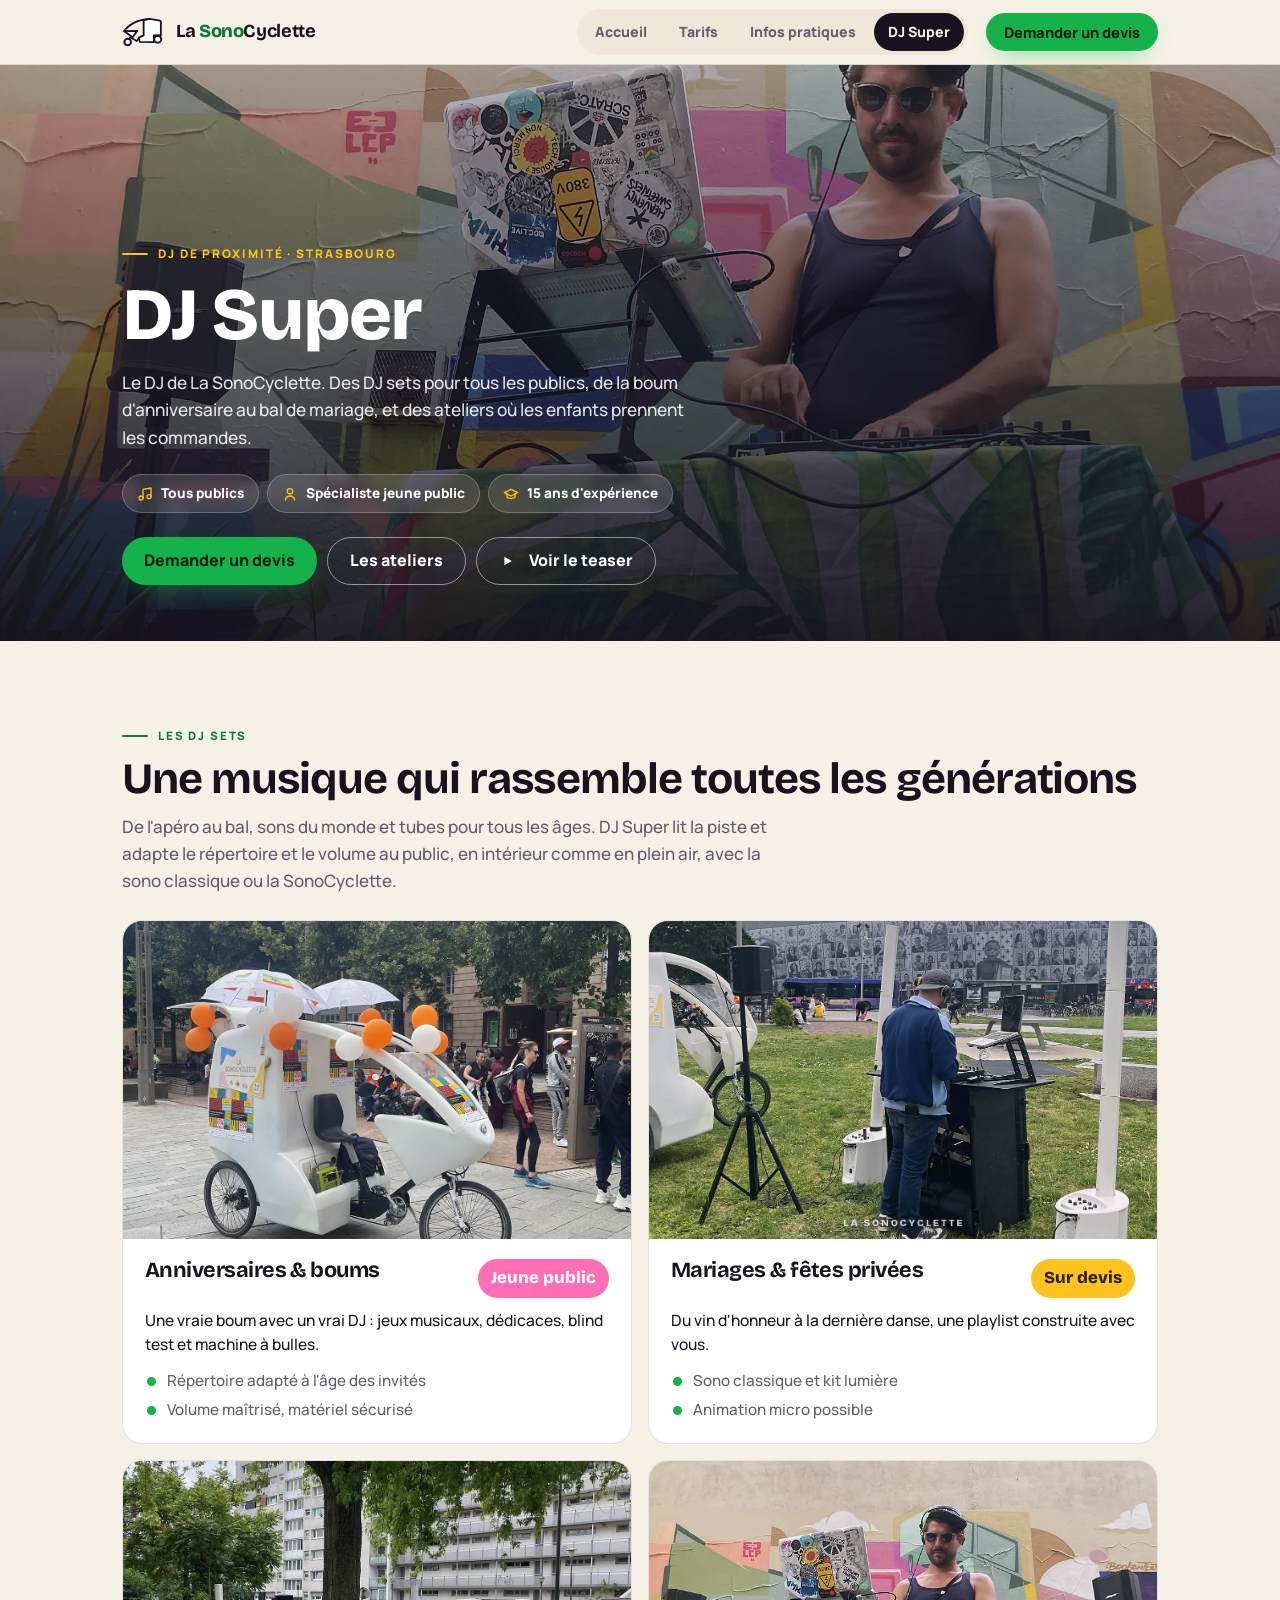
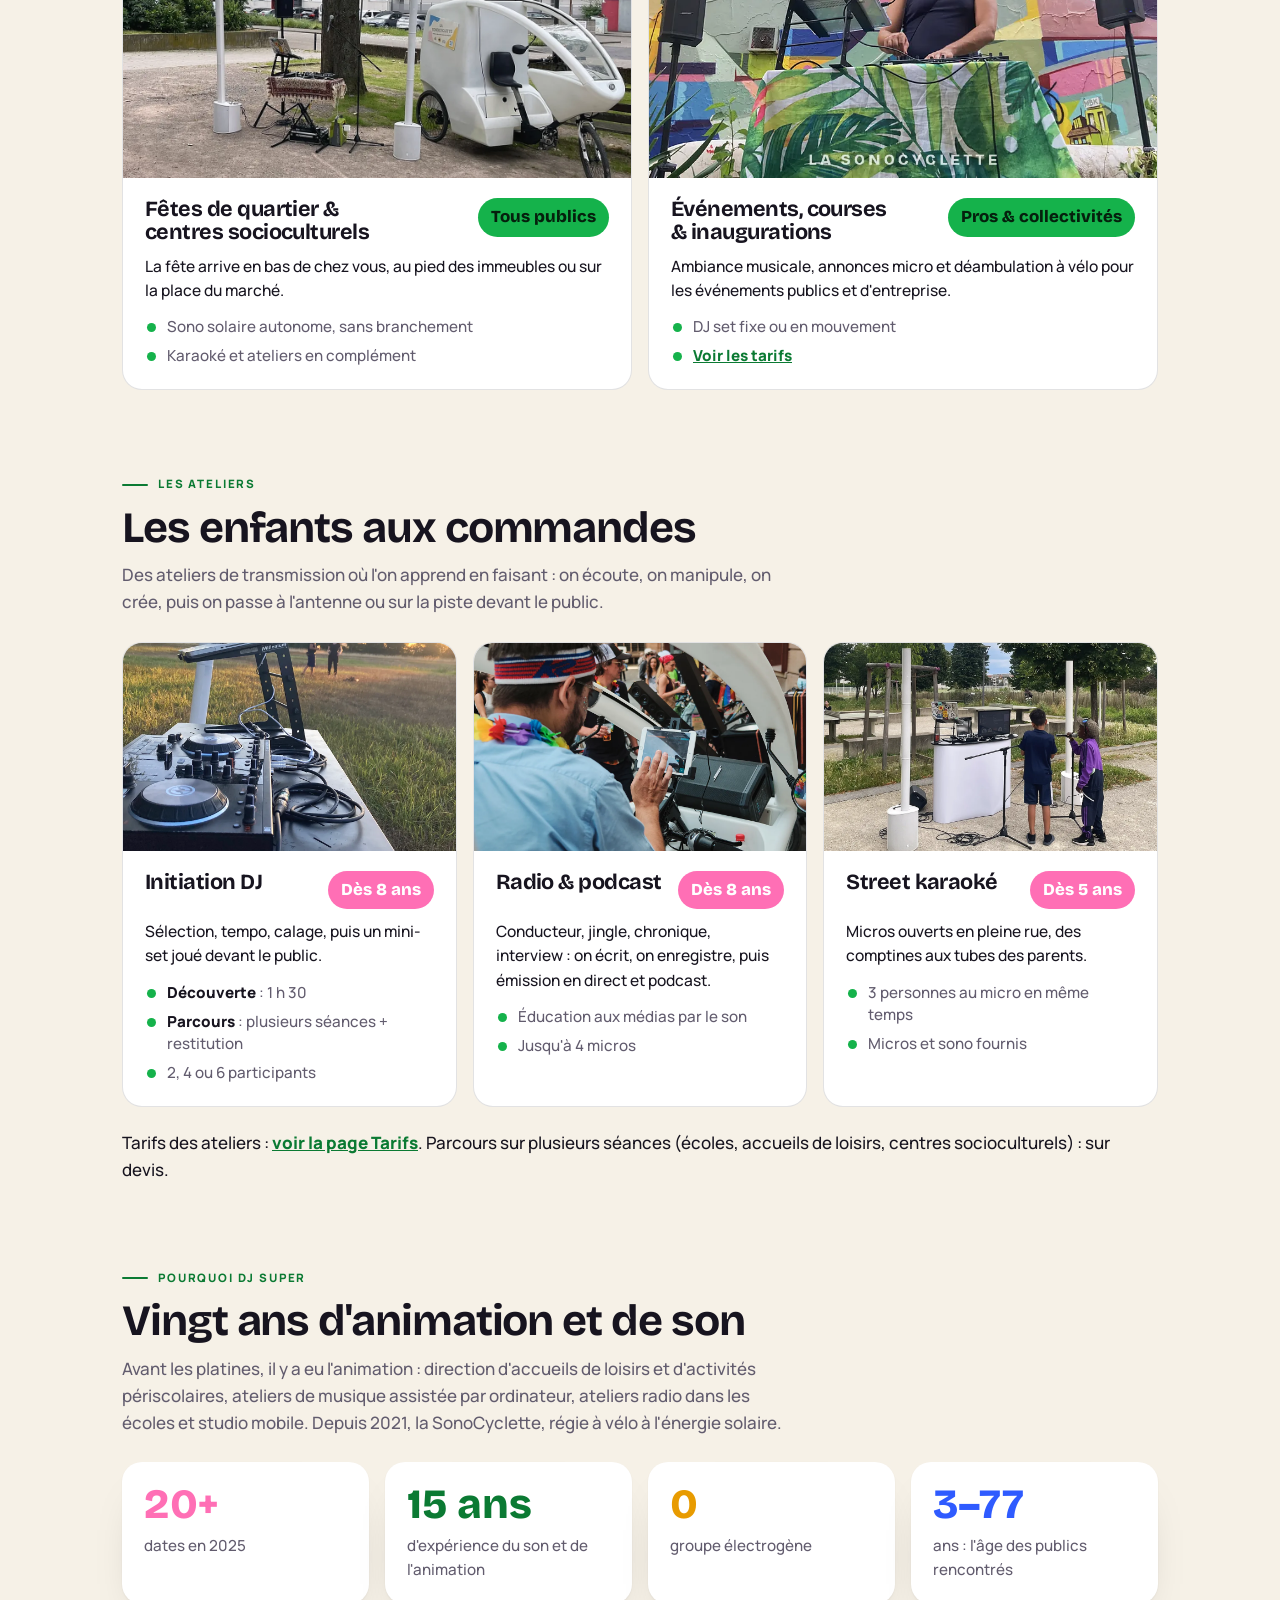
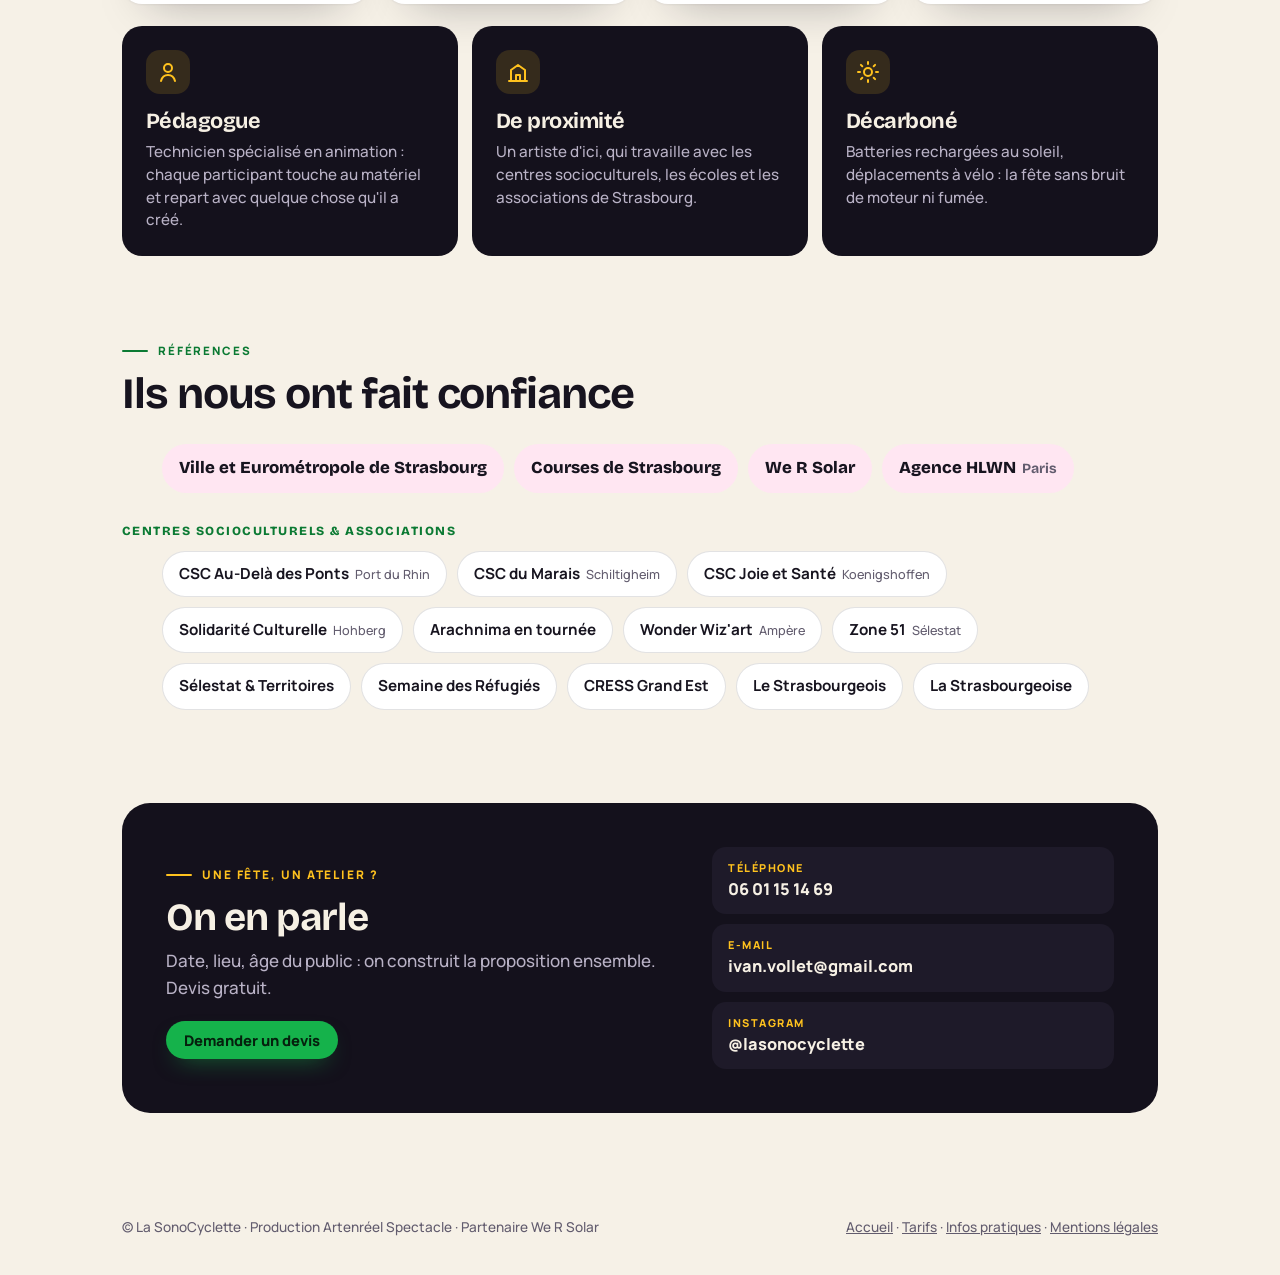
<file: dj-super.html>
<!DOCTYPE html>
<html lang="fr">
<head>
<meta charset="utf-8">
<meta name="viewport" content="width=device-width,initial-scale=1">
<title>DJ Super | DJ tous publics &amp; ateliers jeune public à Strasbourg</title>
<meta name="description" content="DJ Super, le DJ de La SonoCyclette : DJ sets pour tous les publics (anniversaires, boums, mariages, fêtes de quartier) et ateliers où les enfants prennent les commandes : initiation DJ, radio &amp; podcast, street karaoké. Strasbourg et alentours.">
<link rel="canonical" href="https://karlferdinand.github.io/la-sonocyclette/dj-super.html">
<meta property="og:type" content="website">
<meta property="og:title" content="DJ Super | DJ tous publics & ateliers jeune public">
<meta property="og:description" content="DJ sets pour tous les publics, spécialiste du jeune public, et ateliers DJ, radio et karaoké. Strasbourg.">
<meta property="og:url" content="https://karlferdinand.github.io/la-sonocyclette/dj-super.html">
<meta property="og:image" content="https://karlferdinand.github.io/la-sonocyclette/assets/og-image.jpg">
<meta name="theme-color" content="#14111C">
<link rel="icon" type="image/svg+xml" href="assets/favicon.svg">
<link rel="apple-touch-icon" href="assets/apple-touch-icon.png">
<link rel="preload" as="font" href="assets/fonts/bricolage-grotesque-latin-800-normal.woff2" type="font/woff2" crossorigin>
<link rel="stylesheet" href="assets/fiches.css">
<style>
:root{--rose:#FF6FB5;--rose-soft:#FFE6F2}
.hero .kicker{color:var(--sun)}
.tag.rose{background:var(--rose);color:#fff}
.tag.sun{background:var(--sun);color:var(--sun-ink)}
.refs{display:flex;flex-wrap:wrap;gap:10px;margin-top:6px}
.refs li{list-style:none;background:var(--surface);border:1px solid var(--line);border-radius:999px;padding:10px 16px;font-weight:700;font-size:.95rem}
.refs li small{font-weight:500;color:var(--muted);margin-left:6px}
.refs li.big{background:var(--rose-soft);border-color:transparent;font-family:var(--font-display);font-weight:800;font-size:1.05rem}
.refs-t{font-family:var(--font-display);font-weight:800;text-transform:uppercase;letter-spacing:.12em;font-size:.78rem;color:var(--green-text);margin:28px 0 10px}
.stats{display:grid;grid-template-columns:repeat(4,1fr);gap:16px;margin-top:8px}
.stat{background:var(--surface);border-radius:var(--r-md);padding:22px;box-shadow:var(--shadow)}
.stat b{display:block;font-family:var(--font-display);font-weight:800;font-size:2.6rem;line-height:1;color:var(--rose)}
.stat:nth-child(2) b{color:var(--green-text)}.stat:nth-child(3) b{color:#E89B00}.stat:nth-child(4) b{color:#2F5BFF}
.stat span{display:block;margin-top:8px;color:var(--muted);font-size:.95rem}
@media (max-width:820px){.stats{grid-template-columns:1fr 1fr}}
</style>
</head>
<body>

<header class="top">
  <div class="wrap">
    <a class="brand" href="./" aria-label="La SonoCyclette, retour à l'accueil">
      <svg class="mark" viewBox="56 270 806 542" aria-hidden="true">
        <path d="M452 324 L 565 300 L 752 332 Q 768 336 768 354 L 768 606 L 640 606 L 640 726 L 380 722 L 364 644 L 452 604 Z" class="k b" stroke-width="34" stroke-linejoin="round"/>
        <path d="M96 528 C 156 420 330 310 565 300" fill="none" class="k" stroke-width="34" stroke-linecap="round"/>
        <path d="M96 528 L 250 636 L 334 520 Z" class="k b" stroke-width="34" stroke-linejoin="round"/>
        <path d="M210 632 L 160 724" fill="none" class="k" stroke-width="34" stroke-linecap="round"/>
        <path d="M222 646 L 326 708 L 364 650" fill="none" class="k" stroke-width="30" stroke-linecap="round" stroke-linejoin="round"/>
        <circle cx="160" cy="724" r="60" class="k b" stroke-width="36"/>
        <circle cx="710" cy="672" r="64" class="k b" stroke-width="36"/>
      </svg>
      <span>La <b>Sono</b>Cyclette</span>
    </a>
    <nav class="tabs" aria-label="Fiches clients">
      <a href="./">Accueil</a>
      <a href="tarifs.html">Tarifs</a>
      <a href="infos-pratiques.html">Infos pratiques</a>
      <a href="dj-super.html" aria-current="page">DJ Super</a>
    </nav>
    <a class="btn" href="./#devis">Demander un devis</a>
  </div>
</header>

<div class="hero">
  <img src="assets/hs3.webp" alt="DJ set derrière une nappe à feuilles de palmier, devant une fresque street art" width="2000" height="1250" style="object-position:60% 45%">
  <div class="wrap">
    <span class="kicker">DJ de proximité · Strasbourg</span>
    <h1>DJ Super</h1>
    <p class="sub">Le DJ de La SonoCyclette. Des DJ sets pour tous les publics, de la boum d'anniversaire au bal de mariage, et des ateliers où les enfants prennent les commandes.</p>
    <ul class="pills">
      <li><svg viewBox="0 0 24 24" fill="none" stroke="currentColor" stroke-width="2" stroke-linecap="round" stroke-linejoin="round"><path d="M9 18V5l12-2v13"/><circle cx="6" cy="18" r="3"/><circle cx="18" cy="16" r="3"/></svg>Tous publics</li>
      <li><svg viewBox="0 0 24 24" fill="none" stroke="currentColor" stroke-width="2" stroke-linecap="round" stroke-linejoin="round"><circle cx="12" cy="8" r="4"/><path d="M5 21c1-4 4-6 7-6s6 2 7 6"/></svg>Spécialiste jeune public</li>
      <li><svg viewBox="0 0 24 24" fill="none" stroke="currentColor" stroke-width="2" stroke-linecap="round" stroke-linejoin="round"><path d="M22 10L12 5 2 10l10 5 10-5z"/><path d="M6 12v5c3 2 9 2 12 0v-5"/></svg>15 ans d'expérience</li>
    </ul>
    <div class="cta">
      <a class="btn" href="./#devis">Demander un devis</a>
      <a class="btn ghost" href="#ateliers">Les ateliers</a>
      <a class="btn ghost" href="https://drive.google.com/file/d/1JdQ78ExAq-4p2PvIOQcAx5xCDpP09_Pg/view" target="_blank" rel="noopener"><svg viewBox="0 0 24 24" fill="currentColor" style="width:16px;height:16px;margin-right:6px;vertical-align:-2px"><path d="M8 5.5v13l11-6.5z"/></svg>Voir le teaser</a>
    </div>
  </div>
</div>

<main>

<section id="sets">
  <div class="wrap">
    <div class="head">
      <span class="eyebrow">Les DJ sets</span>
      <h2>Une musique qui rassemble toutes les générations</h2>
      <p>De l'apéro au bal, sons du monde et tubes pour tous les âges. DJ Super lit la piste et adapte le répertoire et le volume au public, en intérieur comme en plein air, avec la sono classique ou la SonoCyclette.</p>
    </div>
    <div class="opts">
      <article class="opt">
        <div class="ph"><img src="assets/ph-evenements.webp" alt="La SonoCyclette décorée de ballons pour une fête" loading="lazy"></div>
        <div class="bd">
          <div class="row"><h3>Anniversaires &amp; boums</h3><span class="tag rose">Jeune public</span></div>
          <p class="desc">Une vraie boum avec un vrai DJ&nbsp;: jeux musicaux, dédicaces, blind test et machine à bulles.</p>
          <ul><li>Répertoire adapté à l'âge des invités</li><li>Volume maîtrisé, matériel sécurisé</li></ul>
        </div>
      </article>
      <article class="opt">
        <div class="ph"><img src="assets/ph-g-setup.webp" alt="Poste DJ installé sur l'herbe à côté de la SonoCyclette" loading="lazy"></div>
        <div class="bd">
          <div class="row"><h3>Mariages &amp; fêtes privées</h3><span class="tag sun">Sur devis</span></div>
          <p class="desc">Du vin d'honneur à la dernière danse, une playlist construite avec vous.</p>
          <ul><li>Sono classique et kit lumière</li><li>Animation micro possible</li></ul>
        </div>
      </article>
      <article class="opt">
        <div class="ph"><img src="assets/ph-openair.webp" alt="La SonoCyclette et ses enceintes au pied des immeubles" loading="lazy"></div>
        <div class="bd">
          <div class="row"><h3>Fêtes de quartier &amp; centres socioculturels</h3><span class="tag">Tous publics</span></div>
          <p class="desc">La fête arrive en bas de chez vous, au pied des immeubles ou sur la place du marché.</p>
          <ul><li>Sono solaire autonome, sans branchement</li><li>Karaoké et ateliers en complément</li></ul>
        </div>
      </article>
      <article class="opt">
        <div class="ph"><img src="assets/ph-g-dj.webp" alt="Le DJ aux platines pendant un set" loading="lazy"></div>
        <div class="bd">
          <div class="row"><h3>Événements, courses &amp; inaugurations</h3><span class="tag">Pros &amp; collectivités</span></div>
          <p class="desc">Ambiance musicale, annonces micro et déambulation à vélo pour les événements publics et d'entreprise.</p>
          <ul><li>DJ set fixe ou en mouvement</li><li><a class="lead-link" href="tarifs.html">Voir les tarifs</a></li></ul>
        </div>
      </article>
    </div>
  </div>
</section>

<section id="ateliers" class="pb">
  <div class="wrap">
    <div class="head">
      <span class="eyebrow">Les ateliers</span>
      <h2>Les enfants aux commandes</h2>
      <p>Des ateliers de transmission où l'on apprend en faisant&nbsp;: on écoute, on manipule, on crée, puis on passe à l'antenne ou sur la piste devant le public.</p>
    </div>
    <div class="opts three">
      <article class="opt">
        <div class="ph"><img src="assets/ph-durable.webp" alt="Contrôleur DJ en plein air" loading="lazy"></div>
        <div class="bd">
          <div class="row"><h3>Initiation DJ</h3><span class="tag rose">Dès 8 ans</span></div>
          <p class="desc">Sélection, tempo, calage, puis un mini-set joué devant le public.</p>
          <ul><li><b>Découverte</b>&nbsp;: 1&nbsp;h&nbsp;30</li><li><b>Parcours</b>&nbsp;: plusieurs séances + restitution</li><li>2, 4 ou 6 participants</li></ul>
        </div>
      </article>
      <article class="opt">
        <div class="ph"><img src="assets/ph-materiel.webp" alt="Régie embarquée : console, tablette et micros" loading="lazy"></div>
        <div class="bd">
          <div class="row"><h3>Radio &amp; podcast</h3><span class="tag rose">Dès 8 ans</span></div>
          <p class="desc">Conducteur, jingle, chronique, interview&nbsp;: on écrit, on enregistre, puis émission en direct et podcast.</p>
          <ul><li>Éducation aux médias par le son</li><li>Jusqu'à 4 micros</li></ul>
        </div>
      </article>
      <article class="opt">
        <div class="ph"><img src="assets/ph-ateliers.webp" alt="Le public au micro devant la régie, en plein air" loading="lazy"></div>
        <div class="bd">
          <div class="row"><h3>Street karaoké</h3><span class="tag rose">Dès 5 ans</span></div>
          <p class="desc">Micros ouverts en pleine rue, des comptines aux tubes des parents.</p>
          <ul><li>3 personnes au micro en même temps</li><li>Micros et sono fournis</li></ul>
        </div>
      </article>
    </div>
    <p style="margin-top:22px">Tarifs des ateliers&nbsp;: <a class="lead-link" href="tarifs.html#options">voir la page Tarifs</a>. Parcours sur plusieurs séances (écoles, accueils de loisirs, centres socioculturels)&nbsp;: sur devis.</p>
  </div>
</section>

<section id="pourquoi">
  <div class="wrap">
    <div class="head">
      <span class="eyebrow">Pourquoi DJ Super</span>
      <h2>Vingt ans d'animation et de son</h2>
      <p>Avant les platines, il y a eu l'animation&nbsp;: direction d'accueils de loisirs et d'activités périscolaires, ateliers de musique assistée par ordinateur, ateliers radio dans les écoles et studio mobile. Depuis 2021, la SonoCyclette, régie à vélo à l'énergie solaire.</p>
    </div>
    <div class="stats">
      <div class="stat"><b>20+</b><span>dates en 2025</span></div>
      <div class="stat"><b>15 ans</b><span>d'expérience du son et de l'animation</span></div>
      <div class="stat"><b>0</b><span>groupe électrogène</span></div>
      <div class="stat"><b>3–77</b><span>ans&nbsp;: l'âge des publics rencontrés</span></div>
    </div>
    <div class="vals" style="margin-top:22px">
      <div class="val">
        <span class="ic"><svg viewBox="0 0 24 24" fill="none" stroke="currentColor" stroke-width="2" stroke-linecap="round" stroke-linejoin="round"><circle cx="12" cy="8" r="4"/><path d="M5 21c1-4 4-6 7-6s6 2 7 6"/></svg></span>
        <h3>Pédagogue</h3>
        <p>Technicien spécialisé en animation&nbsp;: chaque participant touche au matériel et repart avec quelque chose qu'il a créé.</p>
      </div>
      <div class="val">
        <span class="ic"><svg viewBox="0 0 24 24" fill="none" stroke="currentColor" stroke-width="2" stroke-linecap="round" stroke-linejoin="round"><path d="M3 21h18M5 21V10l7-5 7 5v11"/><path d="M10 21v-6h4v6"/></svg></span>
        <h3>De proximité</h3>
        <p>Un artiste d'ici, qui travaille avec les centres socioculturels, les écoles et les associations de Strasbourg.</p>
      </div>
      <div class="val">
        <span class="ic"><svg viewBox="0 0 24 24" fill="none" stroke="currentColor" stroke-width="2" stroke-linecap="round"><circle cx="12" cy="12" r="4"/><path d="M12 2v2M12 20v2M4.9 4.9l1.4 1.4M17.7 17.7l1.4 1.4M2 12h2M20 12h2M4.9 19.1l1.4-1.4M17.7 6.3l1.4-1.4"/></svg></span>
        <h3>Décarboné</h3>
        <p>Batteries rechargées au soleil, déplacements à vélo&nbsp;: la fête sans bruit de moteur ni fumée.</p>
      </div>
    </div>
  </div>
</section>

<section id="references" class="pb">
  <div class="wrap">
    <div class="head">
      <span class="eyebrow">Références</span>
      <h2>Ils nous ont fait confiance</h2>
    </div>
    <ul class="refs">
      <li class="big">Ville et Eurométropole de Strasbourg</li>
      <li class="big">Courses de Strasbourg</li>
      <li class="big">We R Solar</li>
      <li class="big">Agence HLWN<small>Paris</small></li>
    </ul>
    <div class="refs-t">Centres socioculturels &amp; associations</div>
    <ul class="refs">
      <li>CSC Au-Delà des Ponts<small>Port du Rhin</small></li>
      <li>CSC du Marais<small>Schiltigheim</small></li>
      <li>CSC Joie et Santé<small>Koenigshoffen</small></li>
      <li>Solidarité Culturelle<small>Hohberg</small></li>
      <li>Arachnima en tournée</li>
      <li>Wonder Wiz'art<small>Ampère</small></li>
      <li>Zone 51<small>Sélestat</small></li>
      <li>Sélestat &amp; Territoires</li>
      <li>Semaine des Réfugiés</li>
      <li>CRESS Grand Est</li>
      <li>Le Strasbourgeois</li>
      <li>La Strasbourgeoise</li>
    </ul>
  </div>
</section>

<section>
  <div class="wrap">
    <div class="contact">
      <div>
        <span class="kicker">Une fête, un atelier&nbsp;?</span>
        <h2 style="margin-top:12px">On en parle</h2>
        <p>Date, lieu, âge du public&nbsp;: on construit la proposition ensemble. Devis gratuit.</p>
        <div class="cta" style="display:flex;margin-top:20px"><a class="btn" href="./#devis">Demander un devis</a></div>
      </div>
      <ul>
        <li><small>Téléphone</small><a href="tel:+33601151469">06&nbsp;01&nbsp;15&nbsp;14&nbsp;69</a></li>
        <li><small>E-mail</small><a href="mailto:ivan.vollet@gmail.com">ivan.vollet@gmail.com</a></li>
        <li><small>Instagram</small><a href="https://www.instagram.com/lasonocyclette/" target="_blank" rel="noopener">@lasonocyclette</a></li>
      </ul>
    </div>
  </div>
</section>

</main>

<footer>
  <div class="wrap">
    <span>© La SonoCyclette · Production Artenréel Spectacle · Partenaire We R Solar</span>
    <span><a href="./">Accueil</a> · <a href="tarifs.html">Tarifs</a> · <a href="infos-pratiques.html">Infos pratiques</a> · <a href="mentions-legales.html">Mentions légales</a></span>
  </div>
</footer>

</body>
</html>
</file>
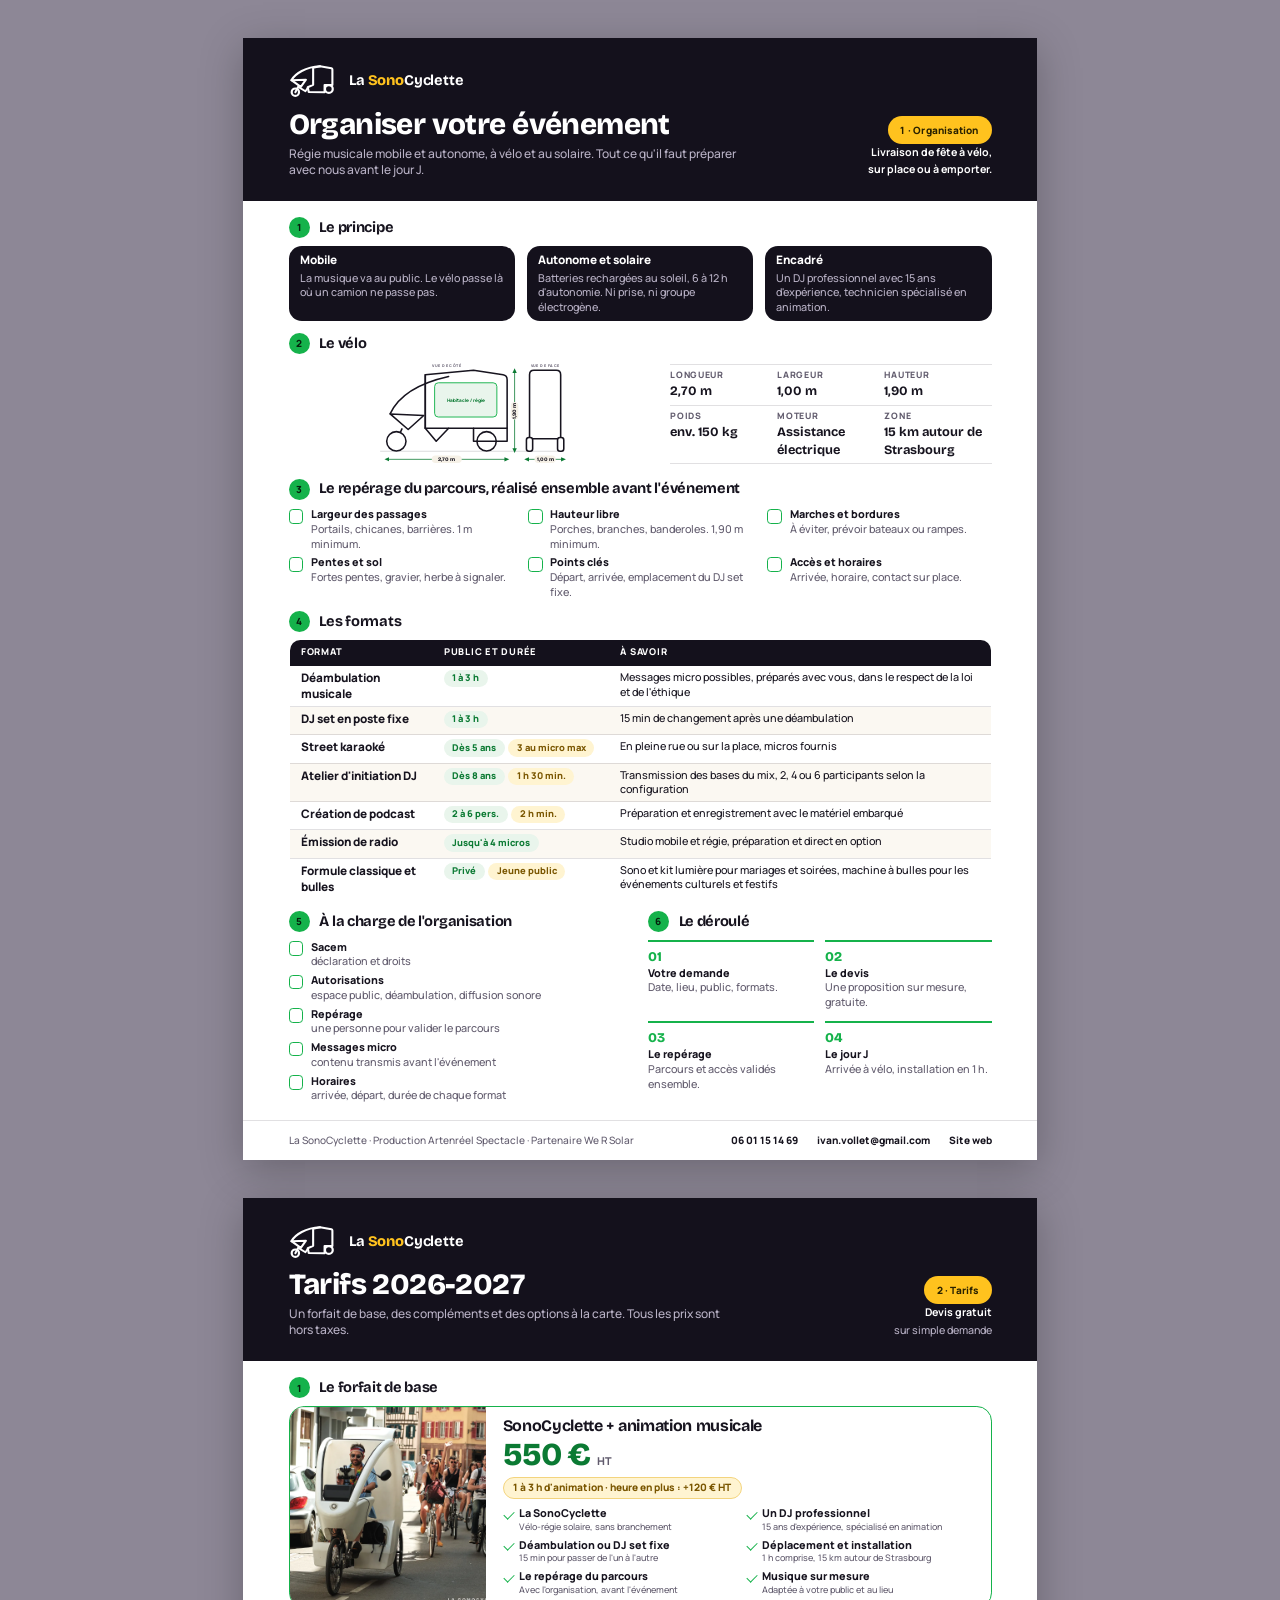
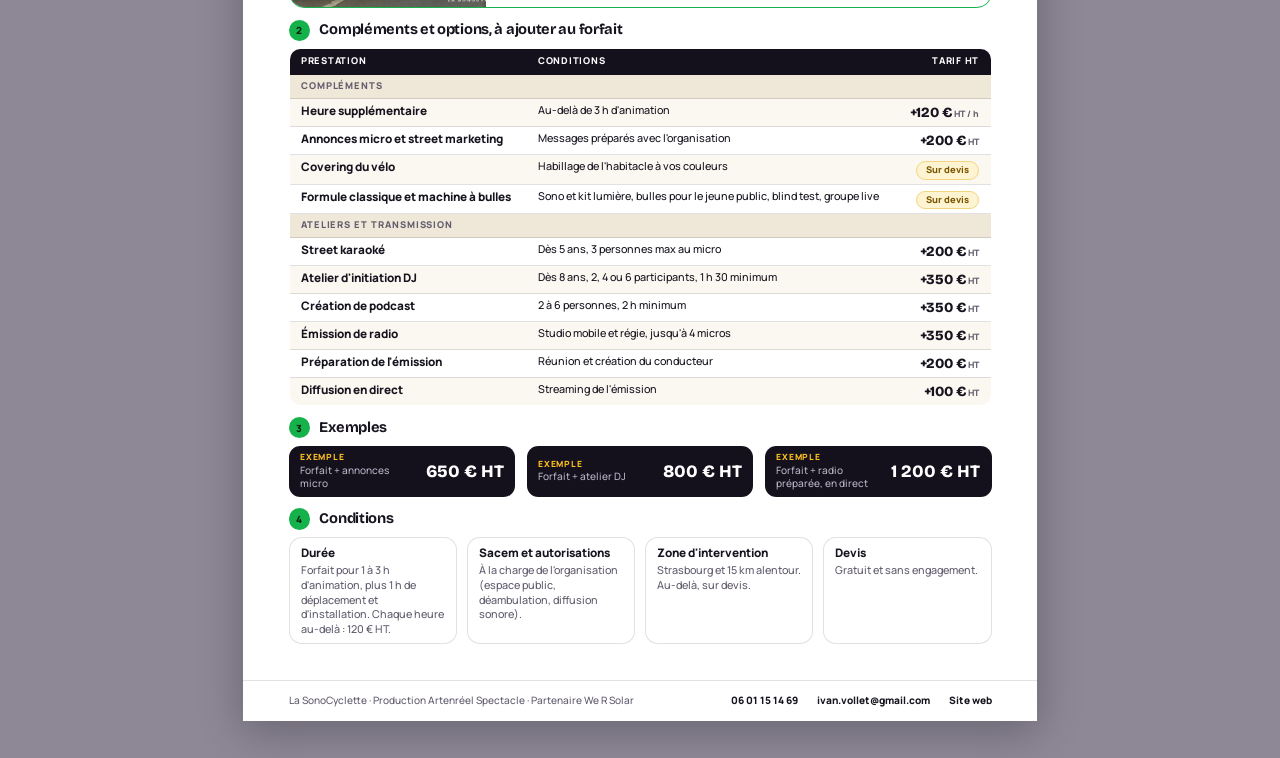
<file: fiche-client.html>
<!DOCTYPE html>
<html lang="fr">
<head>
<meta charset="utf-8">
<meta name="viewport" content="width=device-width,initial-scale=1">
<title>Fiche client | La SonoCyclette</title>
<meta name="robots" content="noindex">
<link rel="icon" type="image/svg+xml" href="assets/favicon.svg">
<style>
@font-face{font-family:'Bricolage Grotesque';font-weight:700;src:url(assets/fonts/bricolage-grotesque-latin-700-normal.woff2) format('woff2')}
@font-face{font-family:'Bricolage Grotesque';font-weight:800;src:url(assets/fonts/bricolage-grotesque-latin-800-normal.woff2) format('woff2')}
@font-face{font-family:'Manrope';font-weight:500;src:url(assets/fonts/manrope-latin-500-normal.woff2) format('woff2')}
@font-face{font-family:'Manrope';font-weight:700;src:url(assets/fonts/manrope-latin-700-normal.woff2) format('woff2')}
@font-face{font-family:'Manrope';font-weight:800;src:url(assets/fonts/manrope-latin-800-normal.woff2) format('woff2')}
@page{size:A4;margin:0}
:root{
  --bg:#F6F1E7;--paper:#FFFFFF;--sand:#EFE7D7;--tint:#E9F5EC;
  --ink:#17141F;--muted:#625C6E;--line:rgba(23,20,31,.13);
  --green:#15B24B;--green-ink:#05200D;--green-text:#0B7A33;
  --sun:#FFC21E;--sun-soft:#FFF4D1;--night:#14111C;--night-muted:#B9B2C6;
  --display:'Bricolage Grotesque','Avenir Next',system-ui,sans-serif;
  --body:'Manrope','Segoe UI',system-ui,sans-serif;
}
*{box-sizing:border-box}
html,body{margin:0}
body{background:#8d8796;font-family:var(--body);font-weight:500;color:var(--ink);font-size:8.6pt;line-height:1.42;-webkit-font-smoothing:antialiased;-webkit-print-color-adjust:exact;print-color-adjust:exact}
.page{width:210mm;height:297mm;margin:10mm auto;background:var(--paper);position:relative;overflow:hidden;display:flex;flex-direction:column;box-shadow:0 10px 40px rgba(0,0,0,.25)}
@media print{body{background:#fff}.page{margin:0;box-shadow:none;break-after:page}.page:last-child{break-after:auto}}
h1,h2,h3{font-family:var(--display);font-weight:700;letter-spacing:-.02em;line-height:1.05;margin:0}
p{margin:0}
b{font-weight:800}

/* bandeau */
.band{background:var(--night);color:#fff;padding:9mm 12mm 8mm;display:grid;grid-template-columns:1fr auto;gap:6mm;align-items:end;position:relative}
.band .brand{display:flex;align-items:center;gap:3mm;font-family:var(--display);font-weight:700;font-size:11pt;letter-spacing:-.01em}
.band .brand svg{width:13mm;height:9mm}
.band .brand .k{stroke:#fff}.band .brand .b{fill:transparent}
.band .brand em{font-style:normal;color:var(--sun);font-weight:800}
.band h1{font-size:27pt;margin-top:4mm;font-weight:800}
.band .sub{color:var(--night-muted);font-size:9pt;margin-top:2mm;max-width:120mm}
.band .tag{display:inline-block;background:var(--sun);color:#2A2200;font-weight:800;font-size:7.5pt;padding:1.6mm 3.4mm;border-radius:99px;letter-spacing:.02em}
.band .side{text-align:right;font-size:8pt;color:var(--night-muted);line-height:1.6}
.band .side b{color:#fff;font-weight:700}

.body{padding:7mm 12mm 0;display:flex;flex-direction:column;gap:5.2mm;flex:1}
.sec h2{font-size:12.5pt;display:flex;align-items:center;gap:2.6mm;margin-bottom:2.6mm}
.sec h2 .n{display:inline-grid;place-items:center;width:6.4mm;height:6.4mm;border-radius:50%;background:var(--green);color:var(--green-ink);font-family:var(--body);font-weight:800;font-size:8pt;letter-spacing:0}
.lead{color:var(--muted);margin:-1mm 0 2.6mm}

.grid2{display:grid;grid-template-columns:1fr 1fr;gap:4mm}
.grid3{display:grid;grid-template-columns:repeat(3,1fr);gap:3mm}
.card{border:1px solid var(--line);border-radius:3.4mm;padding:3mm 3.6mm;background:#fff}
.card b{display:block;font-size:8.8pt}
.card span{color:var(--muted);display:block;margin-top:.6mm}
.dark{background:var(--night);color:#fff;border:0}
.dark span{color:var(--night-muted)}

/* vélo */
.bike{display:grid;grid-template-columns:1.25fr 1fr;gap:4mm;align-items:center}
.bike svg{width:100%;height:auto;display:block}
.specs{display:grid;grid-template-columns:1fr 1fr;border-top:1px solid var(--line)}
.specs div{padding:1.8mm 0;border-bottom:1px solid var(--line)}
.specs small{display:block;color:var(--muted);font-weight:800;font-size:6.6pt;text-transform:uppercase;letter-spacing:.08em}
.specs strong{font-family:var(--display);font-weight:700;font-size:11pt}

/* listes à cocher */
.checks{display:grid;grid-template-columns:repeat(3,1fr);gap:2.2mm 4mm;margin:0;padding:0;list-style:none}
.checks li{display:flex;gap:2mm}
.checks li::before{content:"";flex:0 0 3.4mm;height:3.4mm;border:1.4px solid var(--green);border-radius:1mm;margin-top:.4mm}
.checks b{display:block}
.checks span{color:var(--muted)}

/* tableaux */
table{width:100%;border-collapse:collapse;border:1px solid var(--line);border-radius:3mm;overflow:hidden}
thead th{background:var(--night);color:#fff;font-size:7pt;font-weight:800;letter-spacing:.08em;text-transform:uppercase;text-align:left;padding:2mm 3mm}
td{padding:1.9mm 3mm;border-top:1px solid var(--line);vertical-align:top}
tbody tr:nth-child(even) td{background:#FBF8F2}
td.t b{font-size:8.8pt}
td.t span{color:var(--muted);display:block}
td.c{white-space:nowrap}
.pill{display:inline-block;font-weight:800;font-size:7pt;padding:.6mm 2.2mm;border-radius:99px;background:var(--tint);color:var(--green-text);margin:0 1mm .6mm 0}
.pill.y{background:var(--sun-soft);color:#7A5600}
tr.grp td{background:var(--sand)!important;font-weight:800;font-size:7pt;letter-spacing:.1em;text-transform:uppercase;color:var(--muted);padding:1.4mm 3mm}
tr.base td{background:var(--tint)!important}
td.p{text-align:right;white-space:nowrap;font-family:var(--display);font-weight:800;font-size:10.5pt}
td.p small{font-family:var(--body);font-size:6.6pt;color:var(--muted);margin-left:.6mm}
tr.base td.p{color:var(--green-text);font-size:13pt}
.q{display:inline-block;font-family:var(--body);font-size:7pt;font-weight:800;background:var(--sun-soft);color:#7A5600;border:1px solid #F3D47E;padding:.5mm 2.4mm;border-radius:99px}
tfoot td{background:var(--night);color:#fff;border:0;padding:2.4mm 3mm}
tfoot td.p{color:var(--sun)}

/* forfait */
.offer{display:grid;grid-template-columns:62mm 1fr;border:1.5px solid var(--green);border-radius:4mm;overflow:hidden}
.offer .ph{background:url(assets/ph-causes.webp) center/cover;min-height:52mm}
.offer .bd{padding:4mm 5mm}
.offer .price{display:flex;align-items:baseline;gap:2mm;margin-top:1mm}
.offer .price b{font-family:var(--display);font-size:30pt;color:var(--green-text);letter-spacing:-.03em;line-height:1}
.offer .price span{font-weight:800;color:var(--muted)}
.offer .dur{display:inline-block;margin-top:1.6mm;font-weight:800;font-size:7.6pt;background:var(--sun-soft);color:#7A5600;border:1px solid #F3D47E;padding:.8mm 2.6mm;border-radius:99px}
.incl{margin:2.6mm 0 0;padding:0;list-style:none;display:grid;grid-template-columns:1fr 1fr;gap:1.6mm 4mm}
.incl li{position:relative;padding-left:4.4mm}
.incl li::before{content:"";position:absolute;left:.4mm;top:1.3mm;width:2.4mm;height:1.3mm;border-left:1.6px solid var(--green);border-bottom:1.6px solid var(--green);transform:rotate(-45deg)}
.incl small{display:block;color:var(--muted)}

.ex{display:grid;grid-template-columns:repeat(3,1fr);gap:3mm}
.ex div{background:var(--night);color:#fff;border-radius:3mm;padding:2.6mm 3.4mm;display:flex;justify-content:space-between;align-items:center;gap:2mm}
.ex small{display:block;color:var(--sun);font-weight:800;font-size:6.4pt;letter-spacing:.1em;text-transform:uppercase}
.ex span{color:var(--night-muted);font-size:7.6pt}
.ex b{font-family:var(--display);font-size:13pt;white-space:nowrap}

.steps{display:grid;grid-template-columns:repeat(4,1fr);gap:3mm;margin:0;padding:0;list-style:none;counter-reset:s}
.steps li{counter-increment:s;border-top:2px solid var(--green);padding-top:1.6mm}
.steps li::before{content:counter(s,decimal-leading-zero);font-family:var(--display);font-weight:800;color:var(--green);font-size:10pt;display:block}
.steps span{color:var(--muted);display:block}

.foot{margin-top:auto;padding:4mm 12mm;display:flex;justify-content:space-between;align-items:center;gap:4mm;border-top:1px solid var(--line);font-size:7.6pt;color:var(--muted)}
.foot .ct{display:flex;gap:5mm;color:var(--ink);font-weight:800}
.foot a{color:inherit;text-decoration:none}

/* compactage pour tenir sur une page */
body{font-size:8.1pt;line-height:1.36}
.band{padding:7mm 12mm 6mm}
.band h1{font-size:22pt;margin-top:3mm}
.band .sub{margin-top:1.4mm}
.body{padding:4.2mm 12mm 3mm;gap:3mm}
.sec h2{font-size:11pt;margin-bottom:2mm}
.sec h2 .n{width:5.6mm;height:5.6mm;font-size:7.4pt}
.lead{margin:-.8mm 0 1.8mm}
.card{padding:1.8mm 3mm}
.bike{grid-template-columns:96mm 1fr;gap:5mm}
.bike svg{max-height:28mm}
.specs{grid-template-columns:1fr 1fr 1fr}
.specs div{padding:1.4mm 0}
.specs strong{font-size:9.6pt}
.checks{gap:1.1mm 4mm}
td{padding:1.05mm 3mm}
thead th{padding:1.6mm 3mm}
table.fmt td:nth-child(1){width:38mm}
table.fmt td:nth-child(2){width:44mm}
.offer{grid-template-columns:52mm 1fr}
.offer .ph{min-height:0}
.offer .bd{padding:3mm 4.4mm}
.offer .price b{font-size:24pt}
.incl{margin-top:2mm;gap:1.2mm 4mm}
.ex div{padding:1.6mm 3mm}
.cond4{display:grid;grid-template-columns:repeat(4,1fr);gap:2.4mm}
.foot{padding:3.4mm 12mm}
</style>
</head>
<body>

<!-- ============ PAGE 1 : ORGANISATION ============ -->
<section class="page">
  <header class="band">
    <div>
      <div class="brand"><svg viewBox="56 270 806 542" aria-hidden="true">
        <path d="M452 324 L 565 300 L 752 332 Q 768 336 768 354 L 768 606 L 640 606 L 640 726 L 380 722 L 364 644 L 452 604 Z" class="k b" stroke-width="34" stroke-linejoin="round"/>
        <path d="M96 528 C 156 420 330 310 565 300" fill="none" class="k" stroke-width="34" stroke-linecap="round"/>
        <path d="M96 528 L 250 636 L 334 520 Z" class="k b" stroke-width="34" stroke-linejoin="round"/>
        <path d="M210 632 L 160 724" fill="none" class="k" stroke-width="34" stroke-linecap="round"/>
        <path d="M222 646 L 326 708 L 364 650" fill="none" class="k" stroke-width="30" stroke-linecap="round" stroke-linejoin="round"/>
        <circle cx="160" cy="724" r="60" class="k b" stroke-width="36"/>
        <circle cx="710" cy="672" r="64" class="k b" stroke-width="36"/>
      </svg><span>La <em>Sono</em>Cyclette</span></div>
      <h1>Organiser votre événement</h1>
      <p class="sub">Régie musicale mobile et autonome, à vélo et au solaire. Tout ce qu'il faut préparer avec nous avant le jour J.</p>
    </div>
    <div class="side"><span class="tag">1 · Organisation</span><br><b>Livraison de fête à vélo,</b><br><b>sur place ou à emporter.</b></div>
  </header>

  <div class="body">
    <div class="sec">
      <h2><span class="n">1</span>Le principe</h2>
      <div class="grid3">
        <div class="card dark"><b>Mobile</b><span>La musique va au public. Le vélo passe là où un camion ne passe pas.</span></div>
        <div class="card dark"><b>Autonome et solaire</b><span>Batteries rechargées au soleil, 6 à 12&nbsp;h d'autonomie. Ni prise, ni groupe électrogène.</span></div>
        <div class="card dark"><b>Encadré</b><span>Un DJ professionnel avec 15 ans d'expérience, technicien spécialisé en animation.</span></div>
      </div>
    </div>

    <div class="sec">
      <h2><span class="n">2</span>Le vélo</h2>
      <div class="bike">
                <svg viewBox="0 0 640 340" role="img" aria-label="Schéma de la SonoCyclette : 2,70 m de long, 1,00 m de large, 1,90 m de haut">
          <defs>
            <marker id="ar" viewBox="0 0 10 10" refX="5" refY="5" markerWidth="7" markerHeight="7" orient="auto-start-reverse"><path d="M0 1L9 5L0 9z" fill="#0B7A33"/></marker>
          </defs>
          <!-- sol -->
          <line x1="30" y1="290" x2="620" y2="290" stroke="#17141F" stroke-opacity=".25" stroke-width="2"/>
          <!-- vue de côté -->
          <g stroke="#17141F" stroke-width="5" stroke-linejoin="round" stroke-linecap="round" fill="#FFFFFF">
            <path d="M175 44 L 330 30 L 425 44 Q 438 46 438 60 L 438 216 L 175 216 Z"/>
            <path d="M175 216 L 175 44" fill="none"/>
            <path d="M62 170 C 90 110 160 70 250 50" fill="none"/>
            <path d="M62 170 L 120 220 L 170 175 Z"/>
            <path d="M100 218 L 82 258" fill="none"/>
            <path d="M175 216 L 210 258 L 250 216" fill="none"/>
            <circle cx="82" cy="258" r="31"/>
            <circle cx="372" cy="258" r="31"/>
            <path d="M330 216 L 330 258 L 438 258 L 438 216" fill="none"/>
          </g>
          <rect x="205" y="70" width="200" height="110" rx="12" fill="#E9F5EC" stroke="#15B24B" stroke-width="3"/>
          <text x="305" y="132" text-anchor="middle" font-family="Manrope,sans-serif" font-weight="800" font-size="15" fill="#0B7A33">Habitacle / régie</text>
          <!-- cote longueur -->
          <line x1="51" y1="316" x2="438" y2="316" stroke="#0B7A33" stroke-width="2.5" marker-start="url(#ar)" marker-end="url(#ar)"/>
          <rect x="196" y="304" width="96" height="24" rx="12" fill="#F6F1E7"/>
          <text x="244" y="321" text-anchor="middle" font-family="Bricolage Grotesque,sans-serif" font-weight="800" font-size="17" fill="#17141F">2,70 m</text>
          <!-- cote hauteur -->
          <line x1="462" y1="30" x2="462" y2="289" stroke="#0B7A33" stroke-width="2.5" marker-start="url(#ar)" marker-end="url(#ar)"/>
          <rect x="434" y="148" width="56" height="24" rx="12" fill="#F6F1E7" transform="rotate(-90 462 160)"/>
          <text x="462" y="166" text-anchor="middle" font-family="Bricolage Grotesque,sans-serif" font-weight="800" font-size="17" fill="#17141F" transform="rotate(-90 462 160)">1,90 m</text>
          <!-- vue de face -->
          <g stroke="#17141F" stroke-width="5" stroke-linejoin="round" fill="#FFFFFF">
            <path d="M510 44 Q 510 30 524 30 L 596 30 Q 610 30 610 44 L 610 250 L 510 250 Z"/>
            <rect x="500" y="246" width="20" height="44" rx="8"/>
            <rect x="600" y="246" width="20" height="44" rx="8"/>
          </g>
          <line x1="500" y1="316" x2="620" y2="316" stroke="#0B7A33" stroke-width="2.5" marker-start="url(#ar)" marker-end="url(#ar)"/>
          <rect x="526" y="304" width="68" height="24" rx="12" fill="#F6F1E7"/>
          <text x="560" y="321" text-anchor="middle" font-family="Bricolage Grotesque,sans-serif" font-weight="800" font-size="17" fill="#17141F">1,00 m</text>
          <text x="244" y="18" text-anchor="middle" font-family="Manrope,sans-serif" font-weight="800" font-size="12" letter-spacing="1.5" fill="#625C6E">VUE DE CÔTÉ</text>
          <text x="560" y="18" text-anchor="middle" font-family="Manrope,sans-serif" font-weight="800" font-size="12" letter-spacing="1.5" fill="#625C6E">VUE DE FACE</text>
        </svg>

        <div class="specs">
          <div><small>Longueur</small><strong>2,70&nbsp;m</strong></div>
          <div><small>Largeur</small><strong>1,00&nbsp;m</strong></div>
          <div><small>Hauteur</small><strong>1,90&nbsp;m</strong></div>
          <div><small>Poids</small><strong>env. 150&nbsp;kg</strong></div>
          <div><small>Moteur</small><strong>Assistance électrique</strong></div>
          <div><small>Zone</small><strong>15&nbsp;km autour de Strasbourg</strong></div>
        </div>
      </div>
    </div>

    <div class="sec">
      <h2><span class="n">3</span>Le repérage du parcours, réalisé ensemble avant l'événement</h2>
            <ul class="checks">
        <li><div><b>Largeur des passages</b><span>Portails, chicanes, barrières. 1&nbsp;m minimum.</span></div></li>
        <li><div><b>Hauteur libre</b><span>Porches, branches, banderoles. 1,90&nbsp;m minimum.</span></div></li>
        <li><div><b>Marches et bordures</b><span>À éviter, prévoir bateaux ou rampes.</span></div></li>
        <li><div><b>Pentes et sol</b><span>Fortes pentes, gravier, herbe à signaler.</span></div></li>
        <li><div><b>Points clés</b><span>Départ, arrivée, emplacement du DJ set fixe.</span></div></li>
        <li><div><b>Accès et horaires</b><span>Arrivée, horaire, contact sur place.</span></div></li>
      </ul>
    </div>

    <div class="sec">
      <h2><span class="n">4</span>Les formats</h2>
      <table class="fmt">
        <thead><tr><th>Format</th><th>Public et durée</th><th>À savoir</th></tr></thead>
        <tbody>
          <tr><td class="t"><b>Déambulation musicale</b></td><td class="c"><span class="pill">1 à 3&nbsp;h</span></td><td>Messages micro possibles, préparés avec vous, dans le respect de la loi et de l'éthique</td></tr>
          <tr><td class="t"><b>DJ set en poste fixe</b></td><td class="c"><span class="pill">1 à 3&nbsp;h</span></td><td>15&nbsp;min de changement après une déambulation</td></tr>
          <tr><td class="t"><b>Street karaoké</b></td><td class="c"><span class="pill">Dès 5 ans</span><span class="pill y">3 au micro max</span></td><td>En pleine rue ou sur la place, micros fournis</td></tr>
          <tr><td class="t"><b>Atelier d'initiation DJ</b></td><td class="c"><span class="pill">Dès 8 ans</span><span class="pill y">1&nbsp;h&nbsp;30 min.</span></td><td>Transmission des bases du mix, 2, 4 ou 6 participants selon la configuration</td></tr>
          <tr><td class="t"><b>Création de podcast</b></td><td class="c"><span class="pill">2 à 6 pers.</span><span class="pill y">2&nbsp;h min.</span></td><td>Préparation et enregistrement avec le matériel embarqué</td></tr>
          <tr><td class="t"><b>Émission de radio</b></td><td class="c"><span class="pill">Jusqu'à 4 micros</span></td><td>Studio mobile et régie, préparation et direct en option</td></tr>
          <tr><td class="t"><b>Formule classique et bulles</b></td><td class="c"><span class="pill">Privé</span><span class="pill y">Jeune public</span></td><td>Sono et kit lumière pour mariages et soirées, machine à bulles pour les événements culturels et festifs</td></tr>
        </tbody>
      </table>
    </div>

    <div class="grid2">
      <div class="sec">
        <h2><span class="n">5</span>À la charge de l'organisation</h2>
        <ul class="checks" style="grid-template-columns:1fr">
          <li><div><b>Sacem</b> <span>déclaration et droits</span></div></li>
          <li><div><b>Autorisations</b> <span>espace public, déambulation, diffusion sonore</span></div></li>
          <li><div><b>Repérage</b> <span>une personne pour valider le parcours</span></div></li>
          <li><div><b>Messages micro</b> <span>contenu transmis avant l'événement</span></div></li>
          <li><div><b>Horaires</b> <span>arrivée, départ, durée de chaque format</span></div></li>
        </ul>
      </div>
      <div class="sec">
        <h2><span class="n">6</span>Le déroulé</h2>
        <ol class="steps" style="grid-template-columns:1fr 1fr;row-gap:3mm">
          <li><b>Votre demande</b><span>Date, lieu, public, formats.</span></li>
          <li><b>Le devis</b><span>Une proposition sur mesure, gratuite.</span></li>
          <li><b>Le repérage</b><span>Parcours et accès validés ensemble.</span></li>
          <li><b>Le jour J</b><span>Arrivée à vélo, installation en 1&nbsp;h.</span></li>
        </ol>
      </div>
    </div>
  </div>

  <footer class="foot">
    <span>La SonoCyclette · Production Artenréel Spectacle · Partenaire We R Solar</span>
    <span class="ct"><a href="tel:+33601151469">06 01 15 14 69</a><a href="mailto:ivan.vollet@gmail.com">ivan.vollet@gmail.com</a><a href="https://karlferdinand.github.io/la-sonocyclette/">Site web</a></span>
  </footer>
</section>

<!-- ============ PAGE 2 : TARIFS ============ -->
<section class="page">
  <header class="band">
    <div>
      <div class="brand"><svg viewBox="56 270 806 542" aria-hidden="true">
        <path d="M452 324 L 565 300 L 752 332 Q 768 336 768 354 L 768 606 L 640 606 L 640 726 L 380 722 L 364 644 L 452 604 Z" class="k b" stroke-width="34" stroke-linejoin="round"/>
        <path d="M96 528 C 156 420 330 310 565 300" fill="none" class="k" stroke-width="34" stroke-linecap="round"/>
        <path d="M96 528 L 250 636 L 334 520 Z" class="k b" stroke-width="34" stroke-linejoin="round"/>
        <path d="M210 632 L 160 724" fill="none" class="k" stroke-width="34" stroke-linecap="round"/>
        <path d="M222 646 L 326 708 L 364 650" fill="none" class="k" stroke-width="30" stroke-linecap="round" stroke-linejoin="round"/>
        <circle cx="160" cy="724" r="60" class="k b" stroke-width="36"/>
        <circle cx="710" cy="672" r="64" class="k b" stroke-width="36"/>
      </svg><span>La <em>Sono</em>Cyclette</span></div>
      <h1>Tarifs 2026-2027</h1>
      <p class="sub">Un forfait de base, des compléments et des options à la carte. Tous les prix sont hors taxes.</p>
    </div>
    <div class="side"><span class="tag">2 · Tarifs</span><br><b>Devis gratuit</b><br>sur simple demande</div>
  </header>

  <div class="body">
    <div class="sec">
      <h2><span class="n">1</span>Le forfait de base</h2>
      <div class="offer">
        <div class="ph" role="img" aria-label="La SonoCyclette en tête d'un cortège de cyclistes"></div>
        <div class="bd">
          <h3 style="font-size:12pt">SonoCyclette + animation musicale</h3>
          <div class="price"><b>550&nbsp;€</b><span>HT</span></div>
          <span class="dur">1 à 3&nbsp;h d'animation · heure en plus&nbsp;: +120&nbsp;€&nbsp;HT</span>
          <ul class="incl">
            <li><b>La SonoCyclette</b><small>Vélo-régie solaire, sans branchement</small></li>
            <li><b>Un DJ professionnel</b><small>15 ans d'expérience, spécialisé en animation</small></li>
            <li><b>Déambulation ou DJ set fixe</b><small>15&nbsp;min pour passer de l'un à l'autre</small></li>
            <li><b>Déplacement et installation</b><small>1&nbsp;h comprise, 15&nbsp;km autour de Strasbourg</small></li>
            <li><b>Le repérage du parcours</b><small>Avec l'organisation, avant l'événement</small></li>
            <li><b>Musique sur mesure</b><small>Adaptée à votre public et au lieu</small></li>
          </ul>
        </div>
      </div>
    </div>

    <div class="sec">
      <h2><span class="n">2</span>Compléments et options, à ajouter au forfait</h2>
      <table>
        <thead><tr><th>Prestation</th><th>Conditions</th><th style="text-align:right">Tarif HT</th></tr></thead>
        <tbody>
          <tr class="grp"><td colspan="3">Compléments</td></tr>
          <tr><td class="t"><b>Heure supplémentaire</b></td><td>Au-delà de 3&nbsp;h d'animation</td><td class="p">+120&nbsp;€<small>HT / h</small></td></tr>
          <tr><td class="t"><b>Annonces micro et street marketing</b></td><td>Messages préparés avec l'organisation</td><td class="p">+200&nbsp;€<small>HT</small></td></tr>
          <tr><td class="t"><b>Covering du vélo</b></td><td>Habillage de l'habitacle à vos couleurs</td><td class="p"><span class="q">Sur devis</span></td></tr>
          <tr><td class="t"><b>Formule classique et machine à bulles</b></td><td>Sono et kit lumière, bulles pour le jeune public, blind test, groupe live</td><td class="p"><span class="q">Sur devis</span></td></tr>
          <tr class="grp"><td colspan="3">Ateliers et transmission</td></tr>
          <tr><td class="t"><b>Street karaoké</b></td><td>Dès 5 ans, 3 personnes max au micro</td><td class="p">+200&nbsp;€<small>HT</small></td></tr>
          <tr><td class="t"><b>Atelier d'initiation DJ</b></td><td>Dès 8 ans, 2, 4 ou 6 participants, 1&nbsp;h&nbsp;30 minimum</td><td class="p">+350&nbsp;€<small>HT</small></td></tr>
          <tr><td class="t"><b>Création de podcast</b></td><td>2 à 6 personnes, 2&nbsp;h minimum</td><td class="p">+350&nbsp;€<small>HT</small></td></tr>
          <tr><td class="t"><b>Émission de radio</b></td><td>Studio mobile et régie, jusqu'à 4 micros</td><td class="p">+350&nbsp;€<small>HT</small></td></tr>
          <tr><td class="t"><b>Préparation de l'émission</b></td><td>Réunion et création du conducteur</td><td class="p">+200&nbsp;€<small>HT</small></td></tr>
          <tr><td class="t"><b>Diffusion en direct</b></td><td>Streaming de l'émission</td><td class="p">+100&nbsp;€<small>HT</small></td></tr>
        </tbody>
      </table>
    </div>

    <div class="sec">
      <h2><span class="n">3</span>Exemples</h2>
      <div class="ex">
        <div><span><small>Exemple</small>Forfait + annonces micro</span><b>650&nbsp;€ HT</b></div>
        <div><span><small>Exemple</small>Forfait + atelier DJ</span><b>800&nbsp;€ HT</b></div>
        <div><span><small>Exemple</small>Forfait + radio préparée, en direct</span><b>1&nbsp;200&nbsp;€ HT</b></div>
      </div>
    </div>

    <div class="sec">
      <h2><span class="n">4</span>Conditions</h2>
      <div class="cond4">
        <div class="card"><b>Durée</b><span>Forfait pour 1 à 3&nbsp;h d'animation, plus 1&nbsp;h de déplacement et d'installation. Chaque heure au-delà&nbsp;: 120&nbsp;€&nbsp;HT.</span></div>
        <div class="card"><b>Sacem et autorisations</b><span>À la charge de l'organisation (espace public, déambulation, diffusion sonore).</span></div>
        <div class="card"><b>Zone d'intervention</b><span>Strasbourg et 15&nbsp;km alentour. Au-delà, sur devis.</span></div>
        <div class="card"><b>Devis</b><span>Gratuit et sans engagement.</span></div>
      </div>
    </div>
  </div>

  <footer class="foot">
    <span>La SonoCyclette · Production Artenréel Spectacle · Partenaire We R Solar</span>
    <span class="ct"><a href="tel:+33601151469">06 01 15 14 69</a><a href="mailto:ivan.vollet@gmail.com">ivan.vollet@gmail.com</a><a href="https://karlferdinand.github.io/la-sonocyclette/">Site web</a></span>
  </footer>
</section>

</body>
</html>
</file>
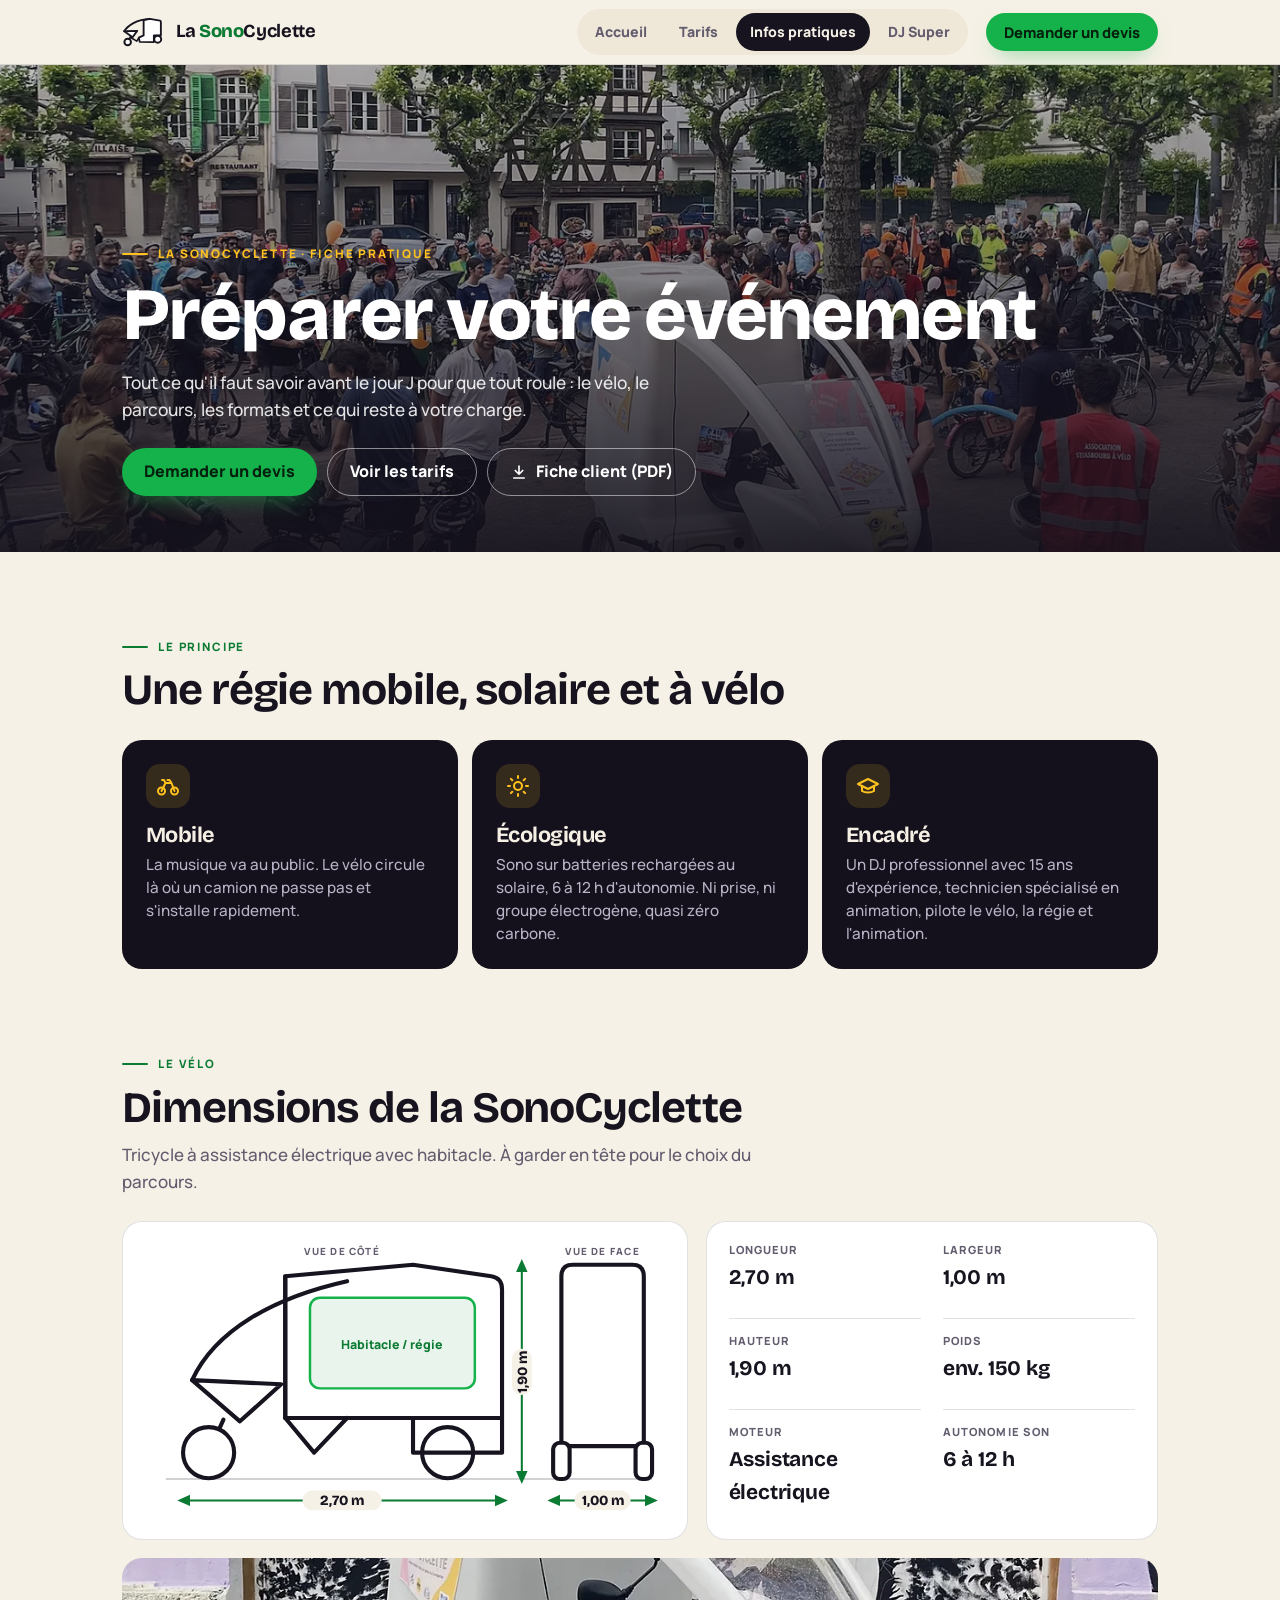
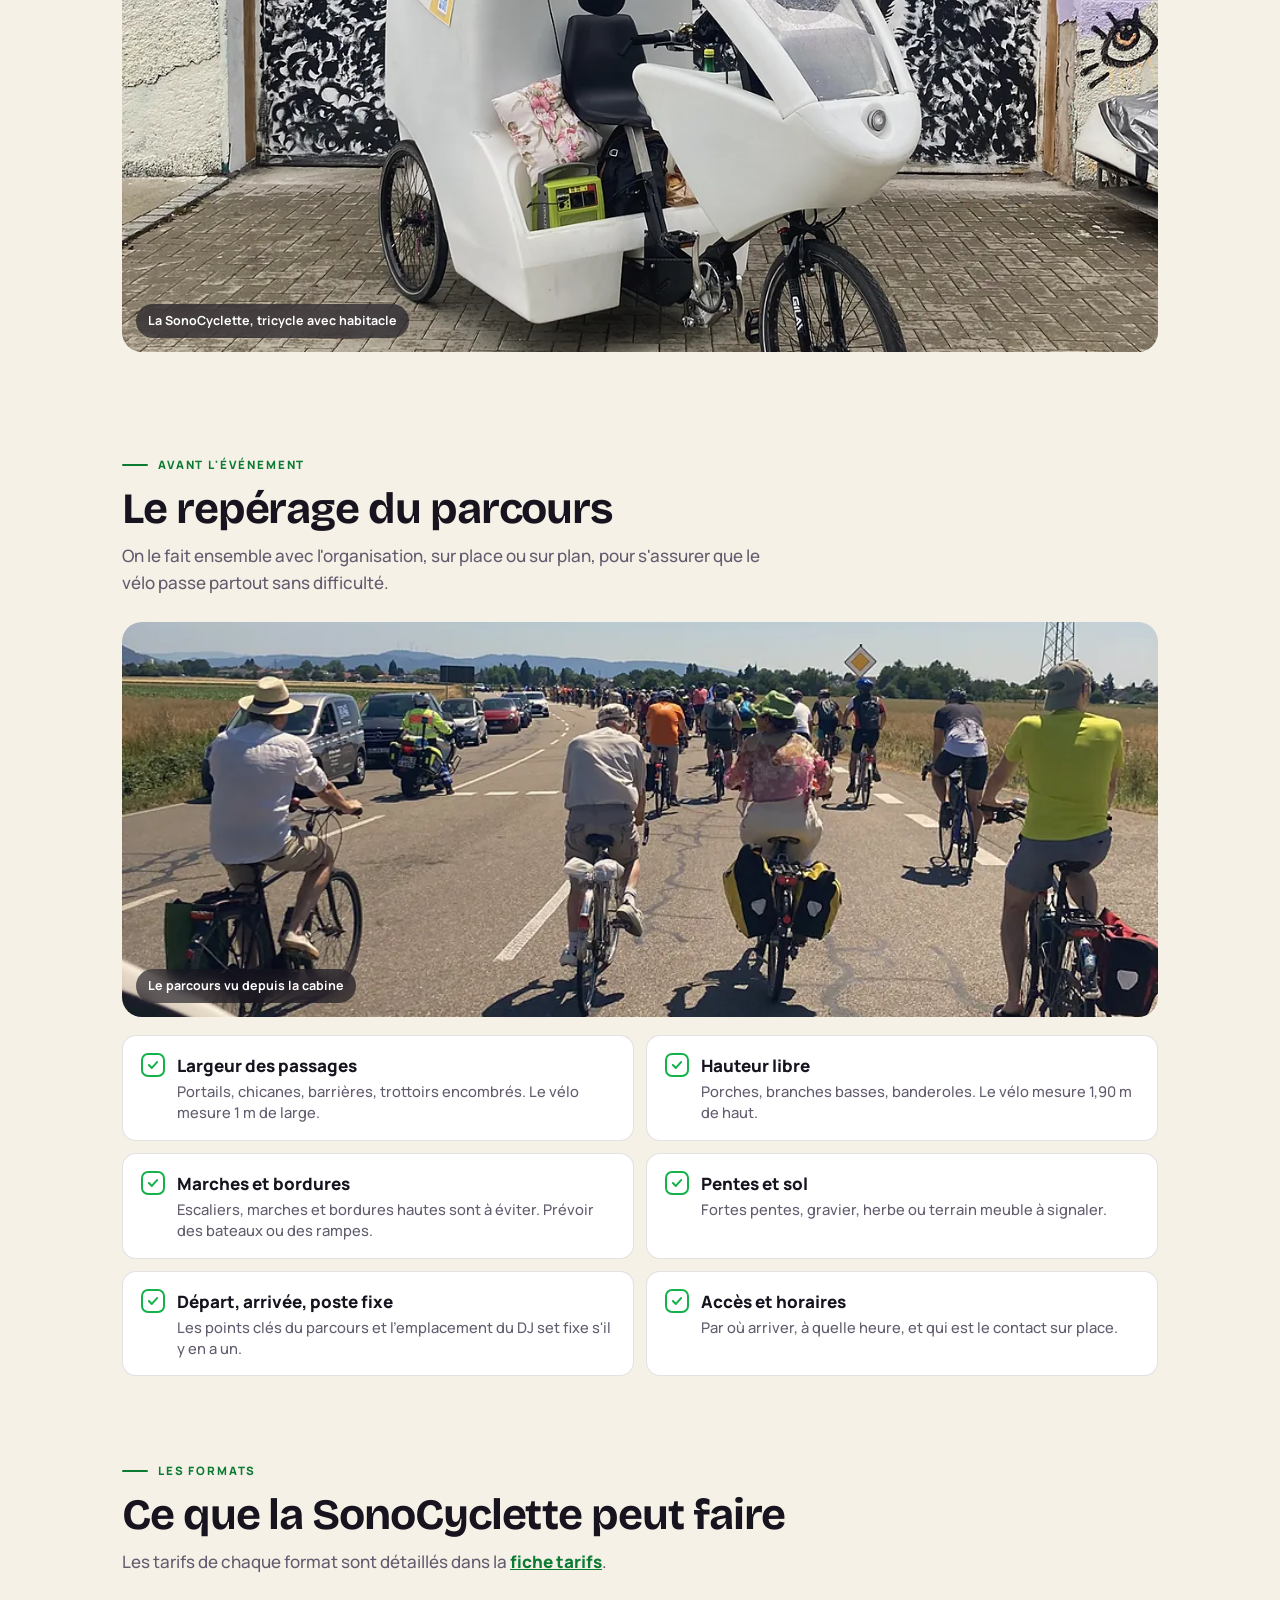
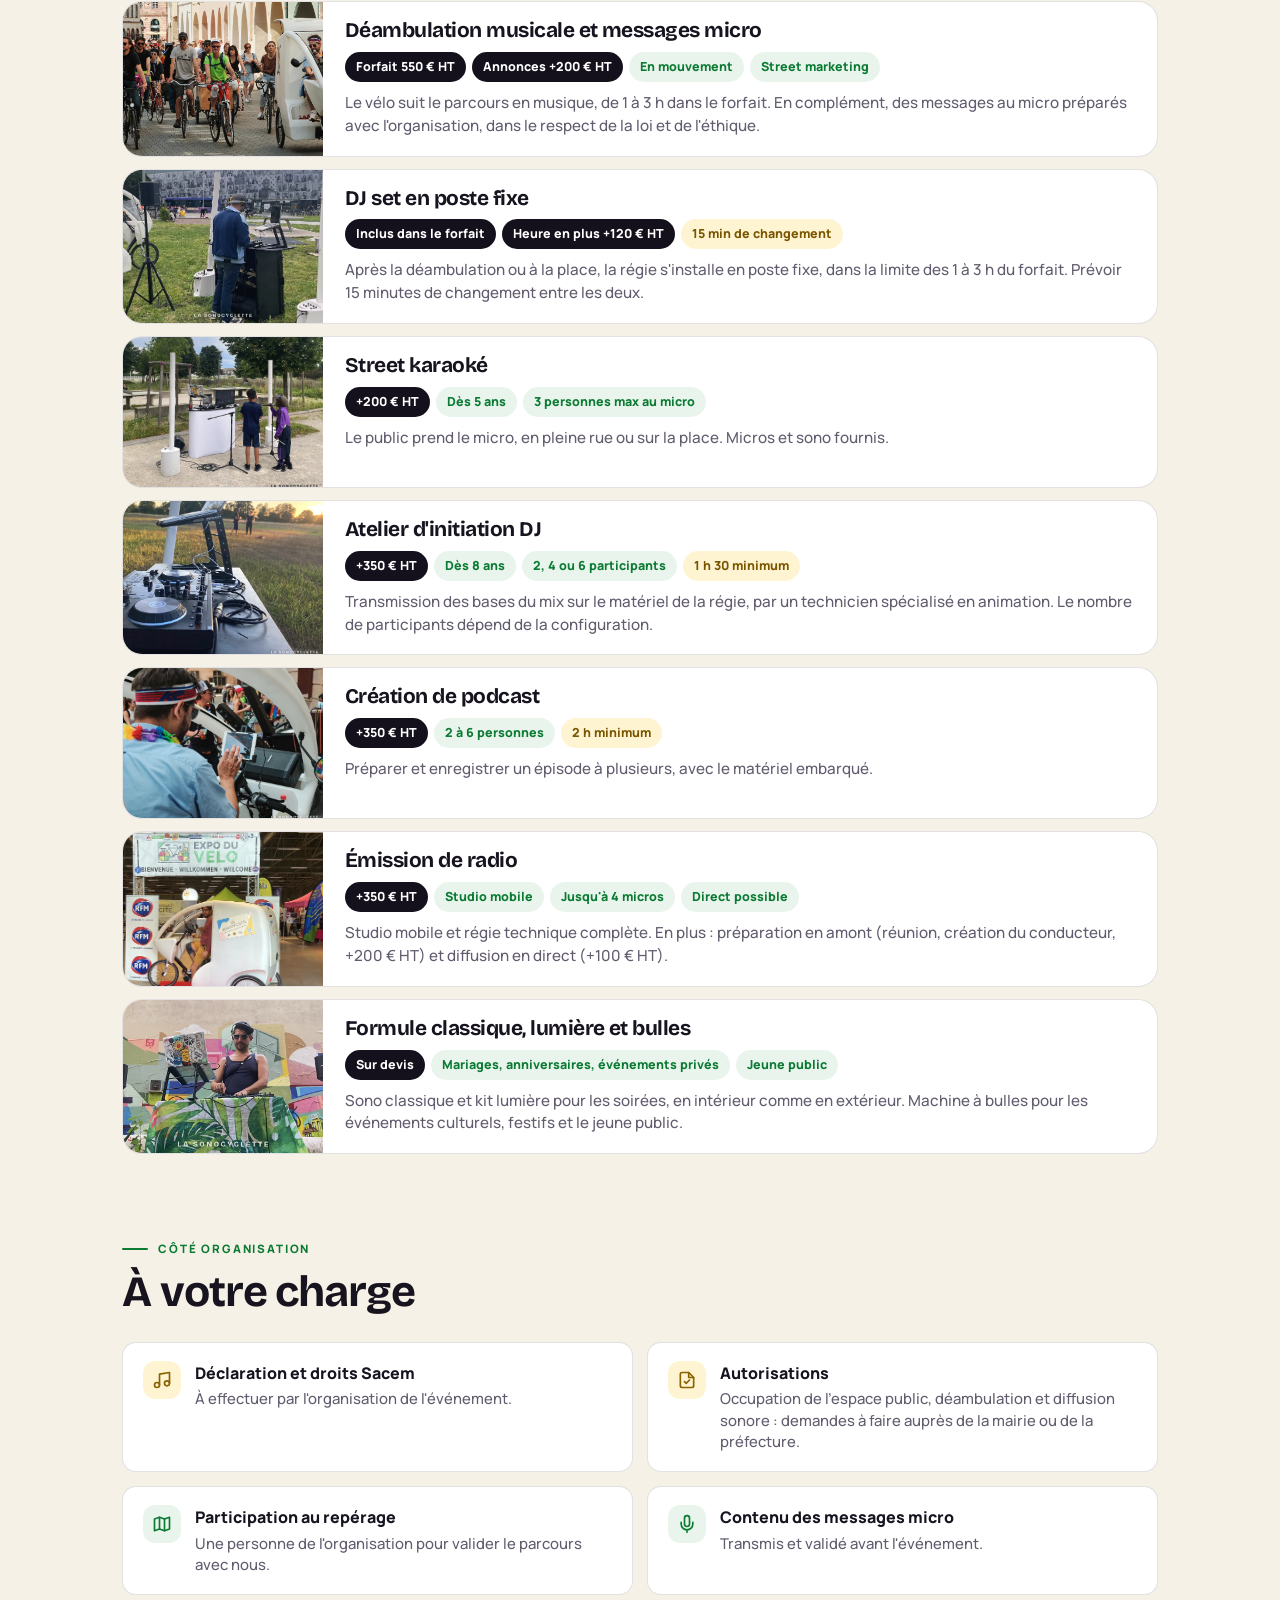
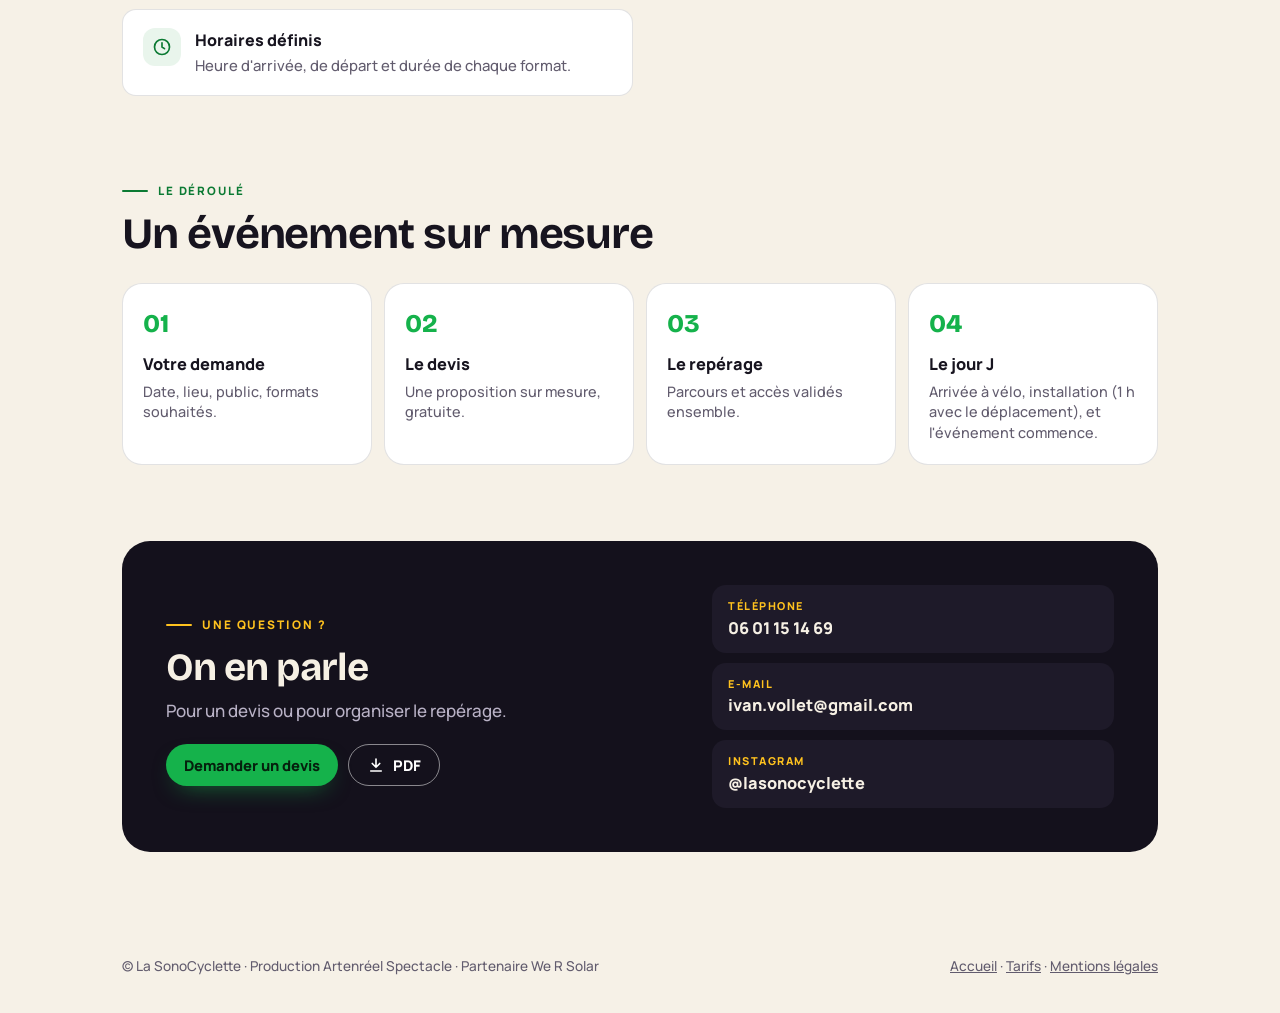
<file: infos-pratiques.html>
<!DOCTYPE html>
<html lang="fr">
<head>
<meta charset="utf-8">
<meta name="viewport" content="width=device-width,initial-scale=1">
<title>Infos pratiques | La SonoCyclette, DJ &amp; sono à vélo à Strasbourg</title>
<meta name="description" content="Infos pratiques de La SonoCyclette : dimensions du vélo, repérage du parcours, formats d'animation, déroulé. Régie mobile 100 % solaire à Strasbourg.">
<meta name="theme-color" content="#14111C">
<link rel="canonical" href="https://karlferdinand.github.io/la-sonocyclette/infos-pratiques.html">
<meta property="og:type" content="website">
<meta property="og:title" content="Infos pratiques | La SonoCyclette">
<meta property="og:description" content="Dimensions du vélo, repérage du parcours, formats d'animation et ce qui reste à la charge de l'organisation.">
<meta property="og:url" content="https://karlferdinand.github.io/la-sonocyclette/infos-pratiques.html">
<meta property="og:image" content="https://karlferdinand.github.io/la-sonocyclette/assets/og-image.jpg">
<link rel="icon" type="image/svg+xml" href="assets/favicon.svg">
<link rel="apple-touch-icon" href="assets/apple-touch-icon.png">
<link rel="stylesheet" href="assets/fiches.css">
</head>
<body>

<header class="top">
  <div class="wrap">
    <a class="brand" href="./" aria-label="La SonoCyclette, retour à l'accueil">
      <svg class="mark" viewBox="56 270 806 542" aria-hidden="true">
        <path d="M452 324 L 565 300 L 752 332 Q 768 336 768 354 L 768 606 L 640 606 L 640 726 L 380 722 L 364 644 L 452 604 Z" class="k b" stroke-width="34" stroke-linejoin="round"/>
        <path d="M96 528 C 156 420 330 310 565 300" fill="none" class="k" stroke-width="34" stroke-linecap="round"/>
        <path d="M96 528 L 250 636 L 334 520 Z" class="k b" stroke-width="34" stroke-linejoin="round"/>
        <path d="M210 632 L 160 724" fill="none" class="k" stroke-width="34" stroke-linecap="round"/>
        <path d="M222 646 L 326 708 L 364 650" fill="none" class="k" stroke-width="30" stroke-linecap="round" stroke-linejoin="round"/>
        <circle cx="160" cy="724" r="60" class="k b" stroke-width="36"/>
        <circle cx="710" cy="672" r="64" class="k b" stroke-width="36"/>
      </svg>
      <span>La <b>Sono</b>Cyclette</span>
    </a>
    <nav class="tabs" aria-label="Fiches clients">
      <a href="./">Accueil</a>
      <a href="tarifs.html">Tarifs</a>
      <a href="infos-pratiques.html" aria-current="page">Infos pratiques</a>
      <a href="dj-super.html">DJ Super</a>
    </nav>
    <a class="btn" href="./#devis">Demander un devis</a>
  </div>
</header>

<div class="hero">
  <img src="assets/ph-g-velorution.webp" alt="La SonoCyclette au milieu d'un rassemblement de cyclistes sur une place de Strasbourg" width="1400" height="791">
  <div class="wrap">
    <span class="kicker">La SonoCyclette · Fiche pratique</span>
    <h1>Préparer votre événement</h1>
    <p class="sub">Tout ce qu'il faut savoir avant le jour J pour que tout roule&nbsp;: le vélo, le parcours, les formats et ce qui reste à votre charge.</p>
    <div class="cta"><a class="btn" href="./#devis">Demander un devis</a><a class="btn ghost" href="tarifs.html">Voir les tarifs</a><a class="btn ghost dl" href="assets/la-sonocyclette-fiche-client.pdf" download><svg viewBox="0 0 24 24" fill="none" stroke="currentColor" stroke-width="2.2" stroke-linecap="round" stroke-linejoin="round"><path d="M12 4v11M7 10l5 5 5-5M5 20h14"/></svg>Fiche client (PDF)</a></div>
  </div>
</div>

<main>

<section>
  <div class="wrap">
    <div class="head">
      <span class="eyebrow">Le principe</span>
      <h2>Une régie mobile, solaire et à vélo</h2>
    </div>
    <div class="vals">
      <div class="val">
        <span class="ic"><svg viewBox="0 0 24 24" fill="none" stroke="currentColor" stroke-width="2" stroke-linecap="round" stroke-linejoin="round"><circle cx="5.5" cy="17" r="3.5"/><circle cx="18.5" cy="17" r="3.5"/><path d="M5.5 17l4-8h6l3 8M9.5 9L8 6H6M15.5 9l-2-3h-2"/></svg></span>
        <h3>Mobile</h3>
        <p>La musique va au public. Le vélo circule là où un camion ne passe pas et s'installe rapidement.</p>
      </div>
      <div class="val">
        <span class="ic"><svg viewBox="0 0 24 24" fill="none" stroke="currentColor" stroke-width="2" stroke-linecap="round"><circle cx="12" cy="12" r="4"/><path d="M12 2v2M12 20v2M4.9 4.9l1.4 1.4M17.7 17.7l1.4 1.4M2 12h2M20 12h2M4.9 19.1l1.4-1.4M17.7 6.3l1.4-1.4"/></svg></span>
        <h3>Écologique</h3>
        <p>Sono sur batteries rechargées au solaire, 6 à 12&nbsp;h d'autonomie. Ni prise, ni groupe électrogène, quasi zéro carbone.</p>
      </div>
      <div class="val">
        <span class="ic"><svg viewBox="0 0 24 24" fill="none" stroke="currentColor" stroke-width="2" stroke-linecap="round" stroke-linejoin="round"><path d="M22 10L12 5 2 10l10 5 10-5z"/><path d="M6 12v5c3 2 9 2 12 0v-5"/></svg></span>
        <h3>Encadré</h3>
        <p>Un DJ professionnel avec 15 ans d'expérience, technicien spécialisé en animation, pilote le vélo, la régie et l'animation.</p>
      </div>
    </div>
  </div>
</section>

<section>
  <div class="wrap">
    <div class="head">
      <span class="eyebrow">Le vélo</span>
      <h2>Dimensions de la SonoCyclette</h2>
      <p>Tricycle à assistance électrique avec habitacle. À garder en tête pour le choix du parcours.</p>
    </div>
    <div class="bike">
      <div class="diagram">
        <svg viewBox="0 0 640 340" role="img" aria-label="Schéma de la SonoCyclette : 2,70 m de long, 1,00 m de large, 1,90 m de haut">
          <defs>
            <marker id="ar" viewBox="0 0 10 10" refX="5" refY="5" markerWidth="7" markerHeight="7" orient="auto-start-reverse"><path d="M0 1L9 5L0 9z" fill="#0B7A33"/></marker>
          </defs>
          <!-- sol -->
          <line x1="30" y1="290" x2="620" y2="290" stroke="#17141F" stroke-opacity=".25" stroke-width="2"/>
          <!-- vue de côté -->
          <g stroke="#17141F" stroke-width="5" stroke-linejoin="round" stroke-linecap="round" fill="#FFFFFF">
            <path d="M175 44 L 330 30 L 425 44 Q 438 46 438 60 L 438 216 L 175 216 Z"/>
            <path d="M175 216 L 175 44" fill="none"/>
            <path d="M62 170 C 90 110 160 70 250 50" fill="none"/>
            <path d="M62 170 L 120 220 L 170 175 Z"/>
            <path d="M100 218 L 82 258" fill="none"/>
            <path d="M175 216 L 210 258 L 250 216" fill="none"/>
            <circle cx="82" cy="258" r="31"/>
            <circle cx="372" cy="258" r="31"/>
            <path d="M330 216 L 330 258 L 438 258 L 438 216" fill="none"/>
          </g>
          <rect x="205" y="70" width="200" height="110" rx="12" fill="#E9F5EC" stroke="#15B24B" stroke-width="3"/>
          <text x="305" y="132" text-anchor="middle" font-family="Manrope,sans-serif" font-weight="800" font-size="15" fill="#0B7A33">Habitacle / régie</text>
          <!-- cote longueur -->
          <line x1="51" y1="316" x2="438" y2="316" stroke="#0B7A33" stroke-width="2.5" marker-start="url(#ar)" marker-end="url(#ar)"/>
          <rect x="196" y="304" width="96" height="24" rx="12" fill="#F6F1E7"/>
          <text x="244" y="321" text-anchor="middle" font-family="Bricolage Grotesque,sans-serif" font-weight="800" font-size="17" fill="#17141F">2,70 m</text>
          <!-- cote hauteur -->
          <line x1="462" y1="30" x2="462" y2="289" stroke="#0B7A33" stroke-width="2.5" marker-start="url(#ar)" marker-end="url(#ar)"/>
          <rect x="434" y="148" width="56" height="24" rx="12" fill="#F6F1E7" transform="rotate(-90 462 160)"/>
          <text x="462" y="166" text-anchor="middle" font-family="Bricolage Grotesque,sans-serif" font-weight="800" font-size="17" fill="#17141F" transform="rotate(-90 462 160)">1,90 m</text>
          <!-- vue de face -->
          <g stroke="#17141F" stroke-width="5" stroke-linejoin="round" fill="#FFFFFF">
            <path d="M510 44 Q 510 30 524 30 L 596 30 Q 610 30 610 44 L 610 250 L 510 250 Z"/>
            <rect x="500" y="246" width="20" height="44" rx="8"/>
            <rect x="600" y="246" width="20" height="44" rx="8"/>
          </g>
          <line x1="500" y1="316" x2="620" y2="316" stroke="#0B7A33" stroke-width="2.5" marker-start="url(#ar)" marker-end="url(#ar)"/>
          <rect x="526" y="304" width="68" height="24" rx="12" fill="#F6F1E7"/>
          <text x="560" y="321" text-anchor="middle" font-family="Bricolage Grotesque,sans-serif" font-weight="800" font-size="17" fill="#17141F">1,00 m</text>
          <text x="244" y="18" text-anchor="middle" font-family="Manrope,sans-serif" font-weight="800" font-size="12" letter-spacing="1.5" fill="#625C6E">VUE DE CÔTÉ</text>
          <text x="560" y="18" text-anchor="middle" font-family="Manrope,sans-serif" font-weight="800" font-size="12" letter-spacing="1.5" fill="#625C6E">VUE DE FACE</text>
        </svg>
      </div>
      <div class="specs">
        <div class="spec"><small>Longueur</small><b>2,70&nbsp;m</b></div>
        <div class="spec"><small>Largeur</small><b>1,00&nbsp;m</b></div>
        <div class="spec"><small>Hauteur</small><b>1,90&nbsp;m</b></div>
        <div class="spec"><small>Poids</small><b>env. 150&nbsp;kg</b></div>
        <div class="spec"><small>Moteur</small><b>Assistance électrique</b></div>
        <div class="spec"><small>Autonomie son</small><b>6 à 12&nbsp;h</b></div>
      </div>
    </div>
    <figure class="shot" style="margin-top:18px"><img src="assets/ph-concept.webp" alt="La SonoCyclette de profil, garée devant une fresque" loading="lazy" style="object-position:center 55%"><figcaption>La SonoCyclette, tricycle avec habitacle</figcaption></figure>
  </div>
</section>

<section id="reperage">
  <div class="wrap">
    <div class="head">
      <span class="eyebrow">Avant l'événement</span>
      <h2>Le repérage du parcours</h2>
      <p>On le fait ensemble avec l'organisation, sur place ou sur plan, pour s'assurer que le vélo passe partout sans difficulté.</p>
    </div>
    <figure class="shot"><img src="assets/ph-g-pov.webp" alt="Une route vue depuis la cabine de la SonoCyclette, avec des cyclistes devant" loading="lazy"><figcaption>Le parcours vu depuis la cabine</figcaption></figure>
    <ul class="check">
      <li><span class="bx"><svg viewBox="0 0 24 24" fill="none" stroke="currentColor" stroke-width="3.5" stroke-linecap="round" stroke-linejoin="round"><path d="M5 12l5 5 9-10"/></svg></span><div><b>Largeur des passages</b><span>Portails, chicanes, barrières, trottoirs encombrés. Le vélo mesure 1&nbsp;m de large.</span></div></li>
      <li><span class="bx"><svg viewBox="0 0 24 24" fill="none" stroke="currentColor" stroke-width="3.5" stroke-linecap="round" stroke-linejoin="round"><path d="M5 12l5 5 9-10"/></svg></span><div><b>Hauteur libre</b><span>Porches, branches basses, banderoles. Le vélo mesure 1,90&nbsp;m de haut.</span></div></li>
      <li><span class="bx"><svg viewBox="0 0 24 24" fill="none" stroke="currentColor" stroke-width="3.5" stroke-linecap="round" stroke-linejoin="round"><path d="M5 12l5 5 9-10"/></svg></span><div><b>Marches et bordures</b><span>Escaliers, marches et bordures hautes sont à éviter. Prévoir des bateaux ou des rampes.</span></div></li>
      <li><span class="bx"><svg viewBox="0 0 24 24" fill="none" stroke="currentColor" stroke-width="3.5" stroke-linecap="round" stroke-linejoin="round"><path d="M5 12l5 5 9-10"/></svg></span><div><b>Pentes et sol</b><span>Fortes pentes, gravier, herbe ou terrain meuble à signaler.</span></div></li>
      <li><span class="bx"><svg viewBox="0 0 24 24" fill="none" stroke="currentColor" stroke-width="3.5" stroke-linecap="round" stroke-linejoin="round"><path d="M5 12l5 5 9-10"/></svg></span><div><b>Départ, arrivée, poste fixe</b><span>Les points clés du parcours et l'emplacement du DJ set fixe s'il y en a un.</span></div></li>
      <li><span class="bx"><svg viewBox="0 0 24 24" fill="none" stroke="currentColor" stroke-width="3.5" stroke-linecap="round" stroke-linejoin="round"><path d="M5 12l5 5 9-10"/></svg></span><div><b>Accès et horaires</b><span>Par où arriver, à quelle heure, et qui est le contact sur place.</span></div></li>
    </ul>
  </div>
</section>

<section id="formats" class="pb">
  <div class="wrap">
    <div class="head">
      <span class="eyebrow">Les formats</span>
      <h2>Ce que la SonoCyclette peut faire</h2>
      <p>Les tarifs de chaque format sont détaillés dans la <a class="lead-link" href="tarifs.html">fiche tarifs</a>.</p>
    </div>
    <div class="formats">
      <article class="fmt">
        <div class="ph"><img src="assets/ph-hero.webp" alt="La SonoCyclette en déambulation suivie par des cyclistes"></div>
        <div class="bd">
          <h3>Déambulation musicale et messages micro</h3>
          <div class="facts"><span class="k">Forfait 550&nbsp;€ HT</span><span class="k">Annonces +200&nbsp;€ HT</span><span>En mouvement</span><span>Street marketing</span></div>
          <p>Le vélo suit le parcours en musique, de 1 à 3&nbsp;h dans le forfait. En complément, des messages au micro préparés avec l'organisation, dans le respect de la loi et de l'éthique.</p>
        </div>
      </article>
      <article class="fmt">
        <div class="ph"><img src="assets/ph-g-setup.webp" alt="Poste DJ installé en plein air à côté de la SonoCyclette"></div>
        <div class="bd">
          <h3>DJ set en poste fixe</h3>
          <div class="facts"><span class="k">Inclus dans le forfait</span><span class="k">Heure en plus +120&nbsp;€ HT</span><span class="y">15 min de changement</span></div>
          <p>Après la déambulation ou à la place, la régie s'installe en poste fixe, dans la limite des 1 à 3&nbsp;h du forfait. Prévoir 15&nbsp;minutes de changement entre les deux.</p>
        </div>
      </article>
      <article class="fmt">
        <div class="ph"><img src="assets/ph-ateliers.webp" alt="Deux enfants au micro devant la régie, en plein air"></div>
        <div class="bd">
          <h3>Street karaoké</h3>
          <div class="facts"><span class="k">+200&nbsp;€ HT</span><span>Dès 5 ans</span><span>3 personnes max au micro</span></div>
          <p>Le public prend le micro, en pleine rue ou sur la place. Micros et sono fournis.</p>
        </div>
      </article>
      <article class="fmt">
        <div class="ph"><img src="assets/ph-durable.webp" alt="Contrôleur DJ de la régie en plein air"></div>
        <div class="bd">
          <h3>Atelier d'initiation DJ</h3>
          <div class="facts"><span class="k">+350&nbsp;€ HT</span><span>Dès 8 ans</span><span>2, 4 ou 6 participants</span><span class="y">1 h 30 minimum</span></div>
          <p>Transmission des bases du mix sur le matériel de la régie, par un technicien spécialisé en animation. Le nombre de participants dépend de la configuration.</p>
        </div>
      </article>
      <article class="fmt">
        <div class="ph"><img src="assets/ph-materiel.webp" alt="Le DJ aux commandes de la régie embarquée"></div>
        <div class="bd">
          <h3>Création de podcast</h3>
          <div class="facts"><span class="k">+350&nbsp;€ HT</span><span>2 à 6 personnes</span><span class="y">2 h minimum</span></div>
          <p>Préparer et enregistrer un épisode à plusieurs, avec le matériel embarqué.</p>
        </div>
      </article>
      <article class="fmt">
        <div class="ph"><img src="assets/ph-g-expo.webp" alt="La SonoCyclette sur un stand en intérieur, à l'Expo du vélo" style="object-position:center 30%"></div>
        <div class="bd">
          <h3>Émission de radio</h3>
          <div class="facts"><span class="k">+350&nbsp;€ HT</span><span>Studio mobile</span><span>Jusqu'à 4 micros</span><span>Direct possible</span></div>
          <p>Studio mobile et régie technique complète. En plus&nbsp;: préparation en amont (réunion, création du conducteur, +200&nbsp;€ HT) et diffusion en direct (+100&nbsp;€ HT).</p>
        </div>
      </article>
      <article class="fmt">
        <div class="ph"><img src="assets/ph-g-dj.webp" alt="DJ set devant une fresque colorée, platines et enceintes"></div>
        <div class="bd">
          <h3>Formule classique, lumière et bulles</h3>
          <div class="facts"><span class="k">Sur devis</span><span>Mariages, anniversaires, événements privés</span><span>Jeune public</span></div>
          <p>Sono classique et kit lumière pour les soirées, en intérieur comme en extérieur. Machine à bulles pour les événements culturels, festifs et le jeune public.</p>
        </div>
      </article>
    </div>
  </div>
</section>

<section>
  <div class="wrap">
    <div class="head">
      <span class="eyebrow">Côté organisation</span>
      <h2>À votre charge</h2>
    </div>
    <div class="notes">
      <div class="note">
        <span class="ic sun"><svg viewBox="0 0 24 24" fill="none" stroke="currentColor" stroke-width="2" stroke-linecap="round" stroke-linejoin="round"><path d="M9 18V5l12-2v13"/><circle cx="6" cy="18" r="3"/><circle cx="18" cy="16" r="3"/></svg></span>
        <div><b>Déclaration et droits Sacem</b><p>À effectuer par l'organisation de l'événement.</p></div>
      </div>
      <div class="note">
        <span class="ic sun"><svg viewBox="0 0 24 24" fill="none" stroke="currentColor" stroke-width="2" stroke-linecap="round" stroke-linejoin="round"><path d="M14 3H6a2 2 0 00-2 2v14a2 2 0 002 2h12a2 2 0 002-2V9z"/><path d="M14 3v6h6M9 14l2 2 4-4"/></svg></span>
        <div><b>Autorisations</b><p>Occupation de l'espace public, déambulation et diffusion sonore&nbsp;: demandes à faire auprès de la mairie ou de la préfecture.</p></div>
      </div>
      <div class="note">
        <span class="ic"><svg viewBox="0 0 24 24" fill="none" stroke="currentColor" stroke-width="2" stroke-linecap="round" stroke-linejoin="round"><path d="M9 4L3 6v14l6-2 6 2 6-2V4l-6 2-6-2z"/><path d="M9 4v14M15 6v14"/></svg></span>
        <div><b>Participation au repérage</b><p>Une personne de l'organisation pour valider le parcours avec nous.</p></div>
      </div>
      <div class="note">
        <span class="ic"><svg viewBox="0 0 24 24" fill="none" stroke="currentColor" stroke-width="2" stroke-linecap="round" stroke-linejoin="round"><path d="M12 2a3 3 0 00-3 3v7a3 3 0 006 0V5a3 3 0 00-3-3z"/><path d="M19 10v2a7 7 0 01-14 0v-2M12 19v3"/></svg></span>
        <div><b>Contenu des messages micro</b><p>Transmis et validé avant l'événement.</p></div>
      </div>
      <div class="note">
        <span class="ic"><svg viewBox="0 0 24 24" fill="none" stroke="currentColor" stroke-width="2" stroke-linecap="round" stroke-linejoin="round"><circle cx="12" cy="12" r="9"/><path d="M12 7v5l3 2"/></svg></span>
        <div><b>Horaires définis</b><p>Heure d'arrivée, de départ et durée de chaque format.</p></div>
      </div>
    </div>
  </div>
</section>

<section id="deroule" class="pb">
  <div class="wrap">
    <div class="head">
      <span class="eyebrow">Le déroulé</span>
      <h2>Un événement sur mesure</h2>
    </div>
    <ol class="steps">
      <li><b>Votre demande</b><span>Date, lieu, public, formats souhaités.</span></li>
      <li><b>Le devis</b><span>Une proposition sur mesure, gratuite.</span></li>
      <li><b>Le repérage</b><span>Parcours et accès validés ensemble.</span></li>
      <li><b>Le jour J</b><span>Arrivée à vélo, installation (1&nbsp;h avec le déplacement), et l'événement commence.</span></li>
    </ol>
  </div>
</section>

<section>
  <div class="wrap">
    <div class="contact">
      <div>
        <span class="kicker">Une question&nbsp;?</span>
        <h2 style="margin-top:12px">On en parle</h2>
        <p>Pour un devis ou pour organiser le repérage.</p>
        <div class="cta" style="display:flex;margin-top:20px"><a class="btn" href="./#devis">Demander un devis</a><a class="btn ghost dl" href="assets/la-sonocyclette-fiche-client.pdf" download style="margin-left:10px"><svg viewBox="0 0 24 24" fill="none" stroke="currentColor" stroke-width="2.2" stroke-linecap="round" stroke-linejoin="round"><path d="M12 4v11M7 10l5 5 5-5M5 20h14"/></svg>PDF</a></div>
      </div>
      <ul>
        <li><small>Téléphone</small><a href="tel:+33601151469">06&nbsp;01&nbsp;15&nbsp;14&nbsp;69</a></li>
        <li><small>E-mail</small><a href="mailto:ivan.vollet@gmail.com">ivan.vollet@gmail.com</a></li>
        <li><small>Instagram</small><a href="https://www.instagram.com/lasonocyclette/" target="_blank" rel="noopener">@lasonocyclette</a></li>
      </ul>
    </div>
  </div>
</section>

</main>

<footer>
  <div class="wrap">
    <span>© La SonoCyclette · Production Artenréel Spectacle · Partenaire We R Solar</span>
    <span><a href="./">Accueil</a> · <a href="tarifs.html">Tarifs</a> · <a href="mentions-legales.html">Mentions légales</a></span>
  </div>
</footer>

</body>
</html>
</file>
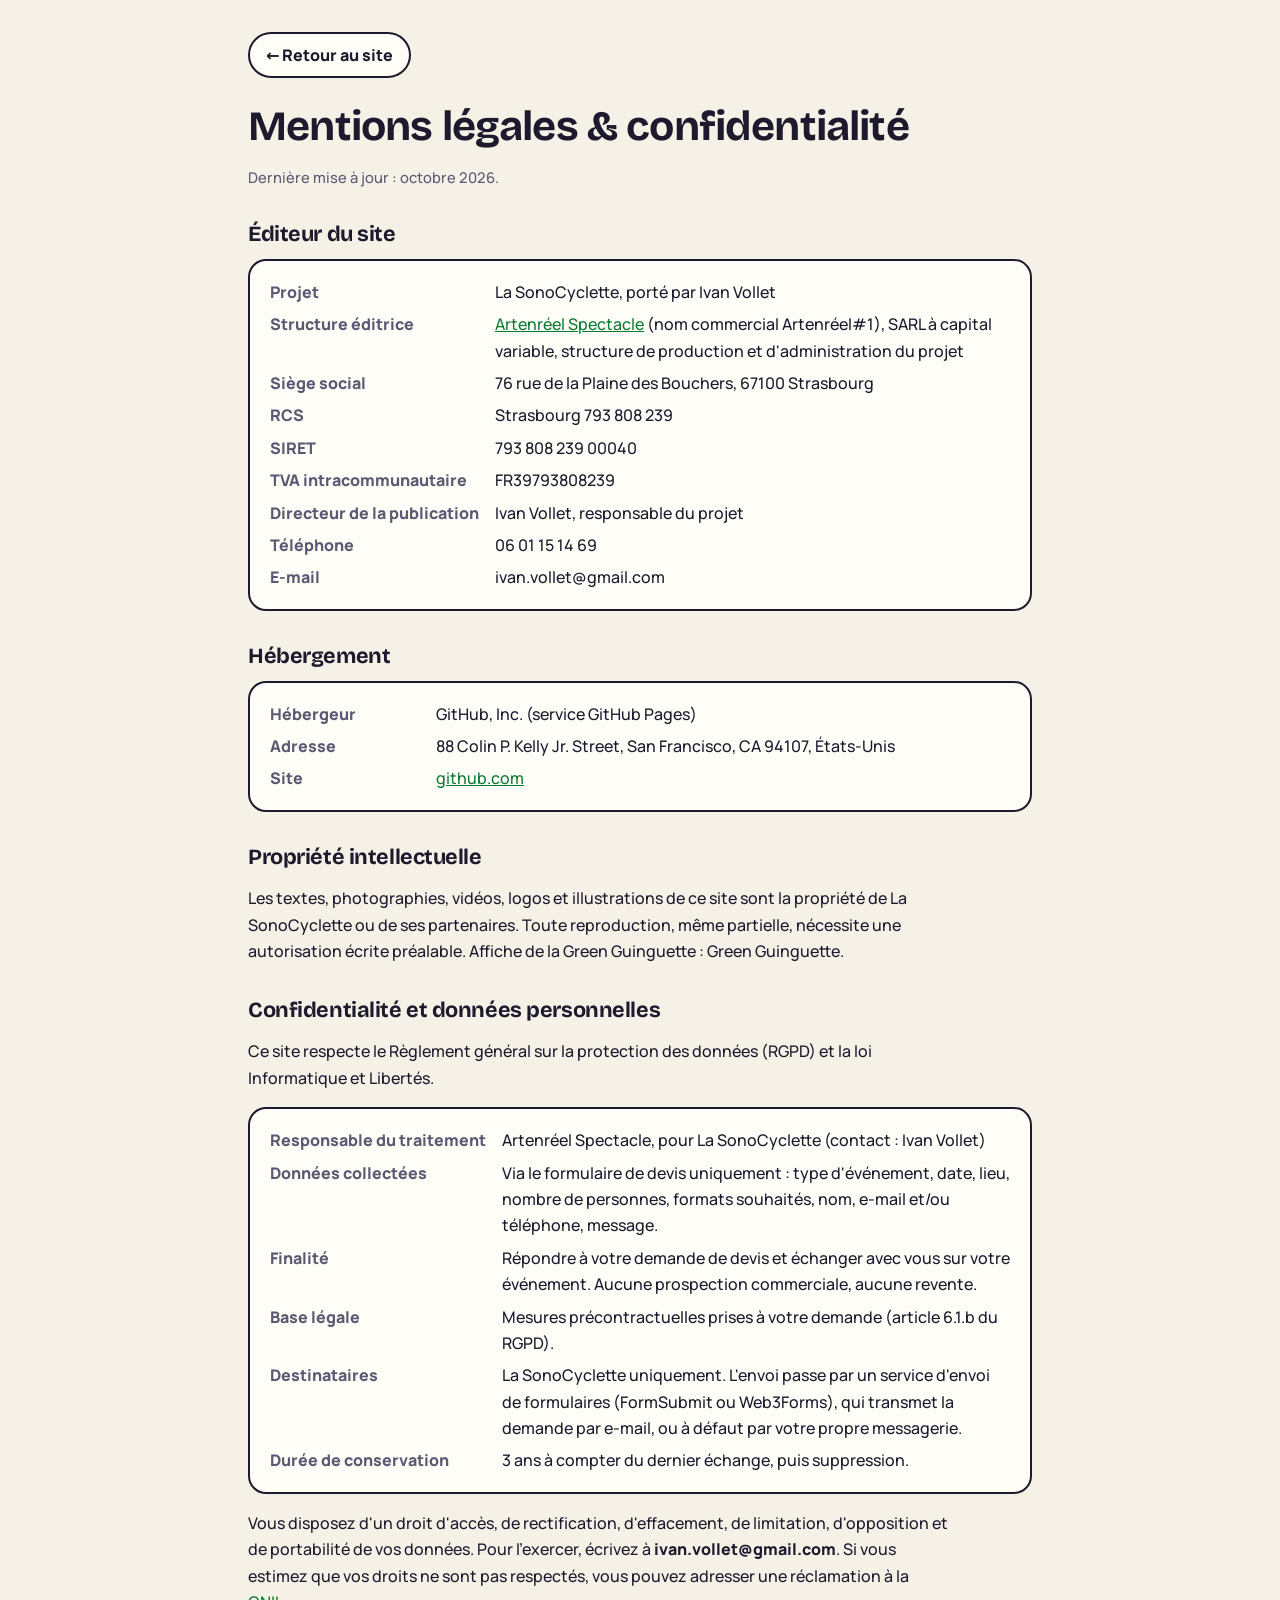
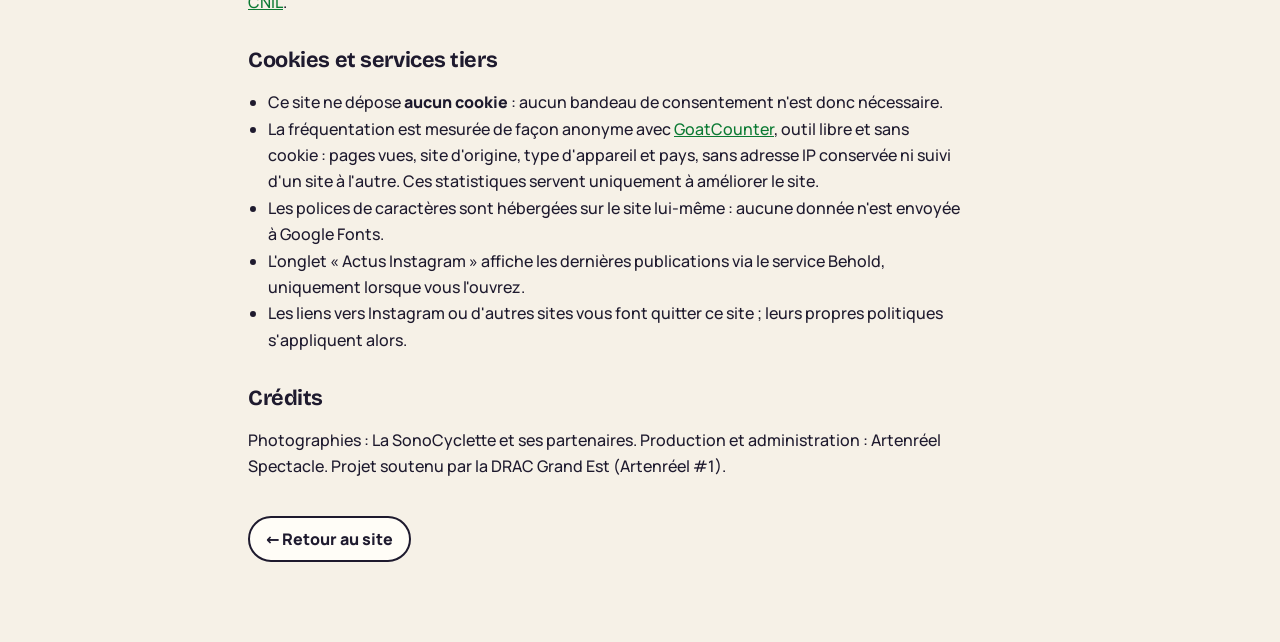
<file: mentions-legales.html>
<!doctype html>
<html lang="fr">
<head>
<meta charset="utf-8">
<meta name="viewport" content="width=device-width, initial-scale=1, viewport-fit=cover">
<title>Mentions légales &amp; confidentialité | La SonoCyclette</title>
<meta name="description" content="Mentions légales, politique de confidentialité et informations sur les cookies du site de La SonoCyclette, DJ et sono à vélo à Strasbourg.">
<meta name="robots" content="noindex, follow">
<link rel="icon" type="image/svg+xml" href="assets/favicon.svg">
<style>
  @font-face{font-family:'Bricolage Grotesque';font-weight:700;font-display:swap;src:url(assets/fonts/bricolage-grotesque-latin-700-normal.woff2) format('woff2')}
  @font-face{font-family:'Manrope';font-weight:500;font-display:swap;src:url(assets/fonts/manrope-latin-500-normal.woff2) format('woff2')}
  @font-face{font-family:'Manrope';font-weight:800;font-display:swap;src:url(assets/fonts/manrope-latin-800-normal.woff2) format('woff2')}
  :root{--cream:#F6F1E7;--paper:#FFFDF7;--ink:#1E1A2E;--muted:#5E5873;--green:#15B24B;--green-text:#0B7A33;--sun:#FFC21E;color-scheme:light}
  @media (prefers-color-scheme:dark){:root{--cream:#14121F;--paper:#1E1A2E;--ink:#F6EFDE;--muted:#B9B2C8;--green-text:#36D366;color-scheme:dark}}
  *{box-sizing:border-box}
  body{margin:0;background:var(--cream);color:var(--ink);font-family:'Manrope','Segoe UI',system-ui,sans-serif;font-weight:500;font-size:1rem;line-height:1.65}
  .wrap{max-width:820px;margin:0 auto;padding:32px max(18px,env(safe-area-inset-right,0px)) 64px max(18px,env(safe-area-inset-left,0px))}
  a{color:var(--green-text)}
  .back{display:inline-block;font-weight:800;text-decoration:none;border:2px solid var(--ink);border-radius:999px;padding:8px 16px;color:var(--ink);background:var(--paper)}
  h1,h2{font-family:'Bricolage Grotesque','Segoe UI',system-ui,sans-serif;font-weight:700;letter-spacing:-.02em;line-height:1.1;margin:0}
  h1{font-size:clamp(1.9rem,5vw,2.6rem);margin:26px 0 8px}
  h2{font-size:1.35rem;margin:34px 0 10px;scroll-margin-top:20px}
  .card{background:var(--paper);border:2px solid var(--ink);border-radius:18px;padding:18px 20px;margin-top:12px}
  dl{display:grid;grid-template-columns:minmax(150px,auto) 1fr;gap:6px 16px;margin:0}
  dt{color:var(--muted);font-weight:800}
  dd{margin:0;overflow-wrap:anywhere}
  .todo{background:var(--sun);color:#2a2200;border-radius:6px;padding:0 6px;font-weight:800}
  p,li{max-width:70ch}
  ul{padding-left:20px}
  .muted{color:var(--muted);font-size:.92rem}
  @media (max-width:560px){dl{grid-template-columns:1fr}dd{margin-bottom:8px}}
</style>
</head>
<body>
<main class="wrap">
  <a class="back" href="./">← Retour au site</a>
  <h1>Mentions légales &amp; confidentialité</h1>
  <p class="muted">Dernière mise à jour : octobre 2026.</p>

  <h2 id="editeur">Éditeur du site</h2>
  <div class="card"><dl>
    <dt>Projet</dt><dd>La SonoCyclette, porté par Ivan Vollet</dd>
    <dt>Structure éditrice</dt><dd><a href="https://www.artenreel-spectacle.fr/project/la-sonocyclette-ivan-vollet" target="_blank" rel="noopener">Artenréel Spectacle</a> (nom commercial Artenréel#1), SARL à capital variable, structure de production et d'administration du projet</dd>
    <dt>Siège social</dt><dd>76 rue de la Plaine des Bouchers, 67100 Strasbourg</dd>
    <dt>RCS</dt><dd>Strasbourg 793 808 239</dd>
    <dt>SIRET</dt><dd>793 808 239 00040</dd>
    <dt>TVA intracommunautaire</dt><dd>FR39793808239</dd>
    <dt>Directeur de la publication</dt><dd>Ivan Vollet, responsable du projet</dd>
    <dt>Téléphone</dt><dd>06 01 15 14 69</dd>
    <dt>E-mail</dt><dd>ivan.vollet@gmail.com</dd>
  </dl></div>

  <h2 id="hebergeur">Hébergement</h2>
  <div class="card"><dl>
    <dt>Hébergeur</dt><dd>GitHub, Inc. (service GitHub Pages)</dd>
    <dt>Adresse</dt><dd>88 Colin P. Kelly Jr. Street, San Francisco, CA 94107, États-Unis</dd>
    <dt>Site</dt><dd><a href="https://github.com" target="_blank" rel="noopener">github.com</a></dd>
  </dl></div>

  <h2 id="propriete">Propriété intellectuelle</h2>
  <p>Les textes, photographies, vidéos, logos et illustrations de ce site sont la propriété de La SonoCyclette ou de ses partenaires. Toute reproduction, même partielle, nécessite une autorisation écrite préalable. Affiche de la Green Guinguette&nbsp;: Green Guinguette.</p>

  <h2 id="confidentialite">Confidentialité et données personnelles</h2>
  <p>Ce site respecte le Règlement général sur la protection des données (RGPD) et la loi Informatique et Libertés.</p>
  <div class="card"><dl>
    <dt>Responsable du traitement</dt><dd>Artenréel Spectacle, pour La SonoCyclette (contact&nbsp;: Ivan Vollet)</dd>
    <dt>Données collectées</dt><dd>Via le formulaire de devis uniquement&nbsp;: type d'événement, date, lieu, nombre de personnes, formats souhaités, nom, e-mail et/ou téléphone, message.</dd>
    <dt>Finalité</dt><dd>Répondre à votre demande de devis et échanger avec vous sur votre événement. Aucune prospection commerciale, aucune revente.</dd>
    <dt>Base légale</dt><dd>Mesures précontractuelles prises à votre demande (article 6.1.b du RGPD).</dd>
    <dt>Destinataires</dt><dd>La SonoCyclette uniquement. L'envoi passe par un service d'envoi de formulaires (FormSubmit ou Web3Forms), qui transmet la demande par e-mail, ou à défaut par votre propre messagerie.</dd>
    <dt>Durée de conservation</dt><dd>3 ans à compter du dernier échange, puis suppression.</dd>
  </dl></div>
  <p>Vous disposez d'un droit d'accès, de rectification, d'effacement, de limitation, d'opposition et de portabilité de vos données. Pour l'exercer, écrivez à <b>ivan.vollet@gmail.com</b>. Si vous estimez que vos droits ne sont pas respectés, vous pouvez adresser une réclamation à la <a href="https://www.cnil.fr" target="_blank" rel="noopener">CNIL</a>.</p>

  <h2 id="cookies">Cookies et services tiers</h2>
  <ul>
    <li>Ce site ne dépose <b>aucun cookie</b>&nbsp;: aucun bandeau de consentement n'est donc nécessaire.</li>
    <li>La fréquentation est mesurée de façon anonyme avec <a href="https://www.goatcounter.com" target="_blank" rel="noopener">GoatCounter</a>, outil libre et sans cookie&nbsp;: pages vues, site d'origine, type d'appareil et pays, sans adresse IP conservée ni suivi d'un site à l'autre. Ces statistiques servent uniquement à améliorer le site.</li>
    <li>Les polices de caractères sont hébergées sur le site lui-même&nbsp;: aucune donnée n'est envoyée à Google Fonts.</li>
    <li>L'onglet «&nbsp;Actus Instagram&nbsp;» affiche les dernières publications via le service Behold, uniquement lorsque vous l'ouvrez.</li>
    <li>Les liens vers Instagram ou d'autres sites vous font quitter ce site&nbsp;; leurs propres politiques s'appliquent alors.</li>
  </ul>

  <h2 id="credits">Crédits</h2>
  <p>Photographies&nbsp;: La SonoCyclette et ses partenaires. Production et administration&nbsp;: Artenréel Spectacle. Projet soutenu par la DRAC Grand Est (Artenréel&nbsp;#1).</p>

  <p style="margin-top:36px"><a class="back" href="./">← Retour au site</a></p>
</main>
</body>
</html>
</file>
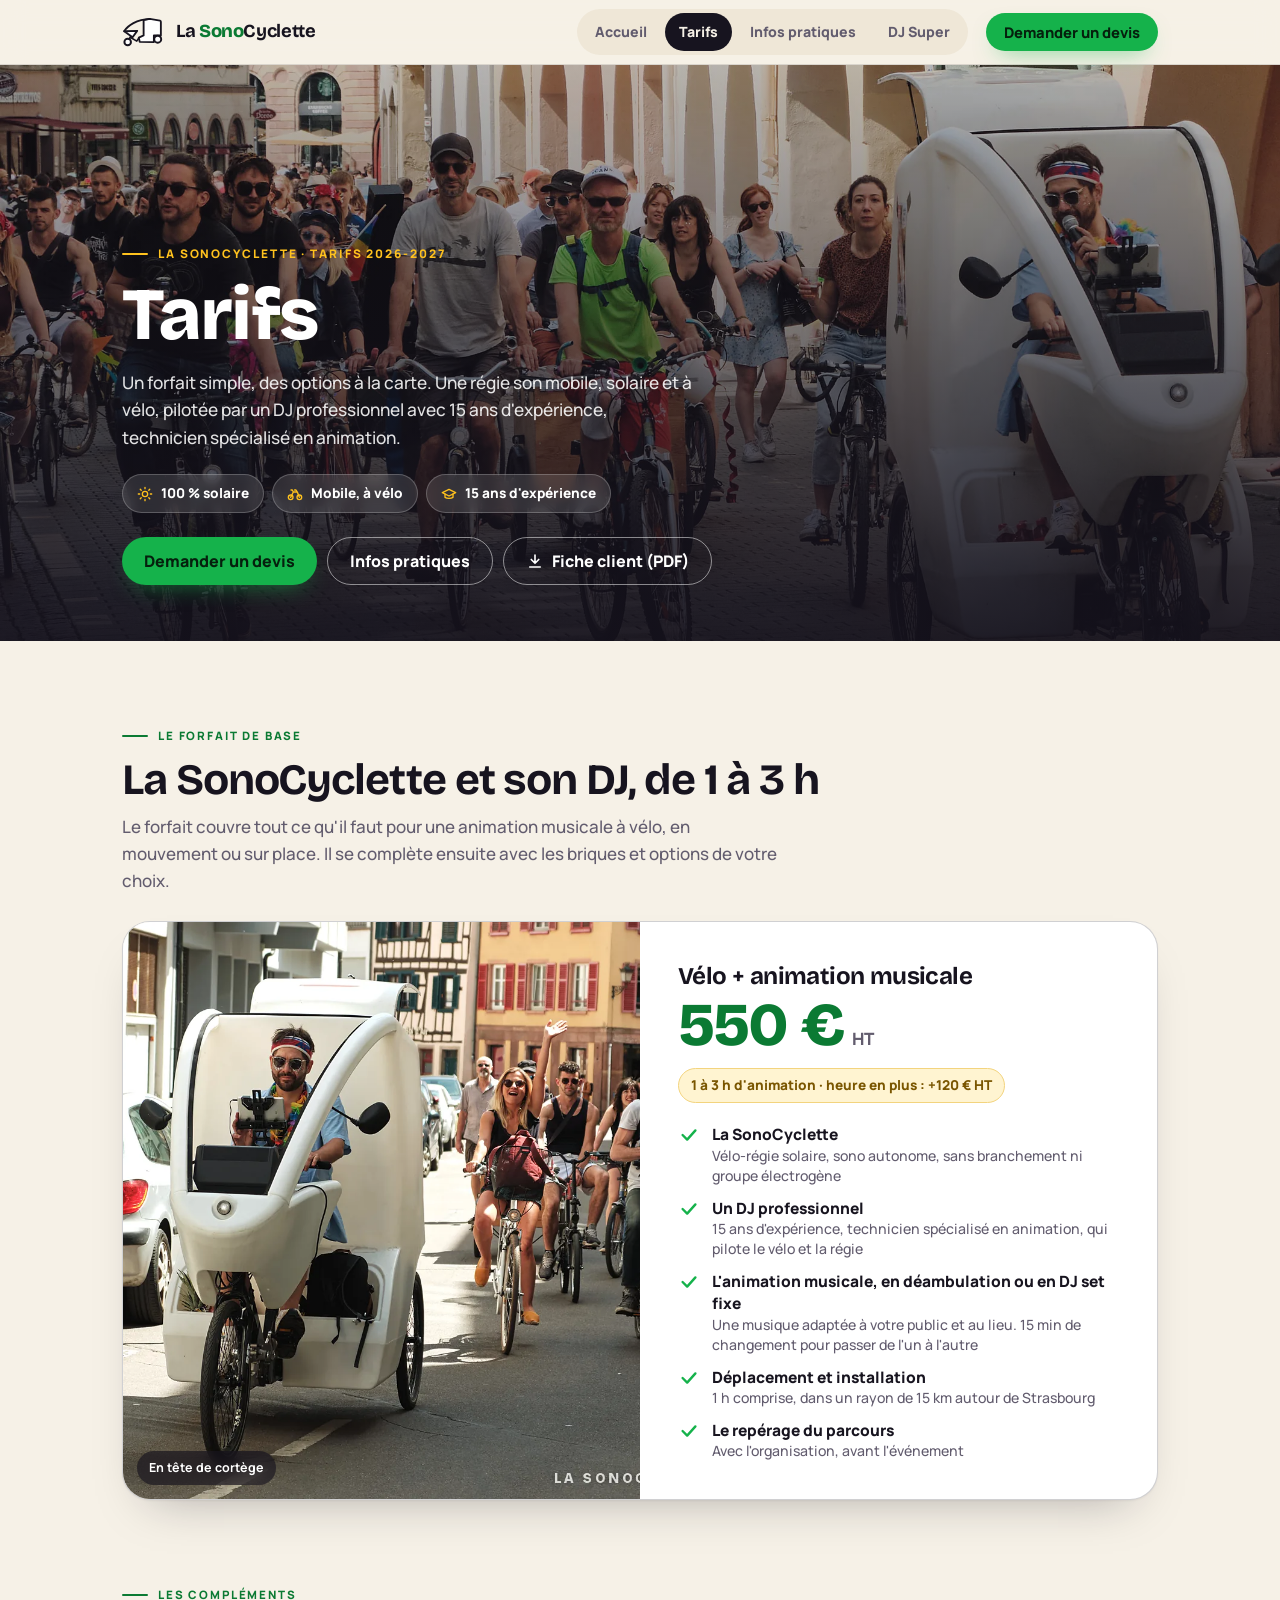
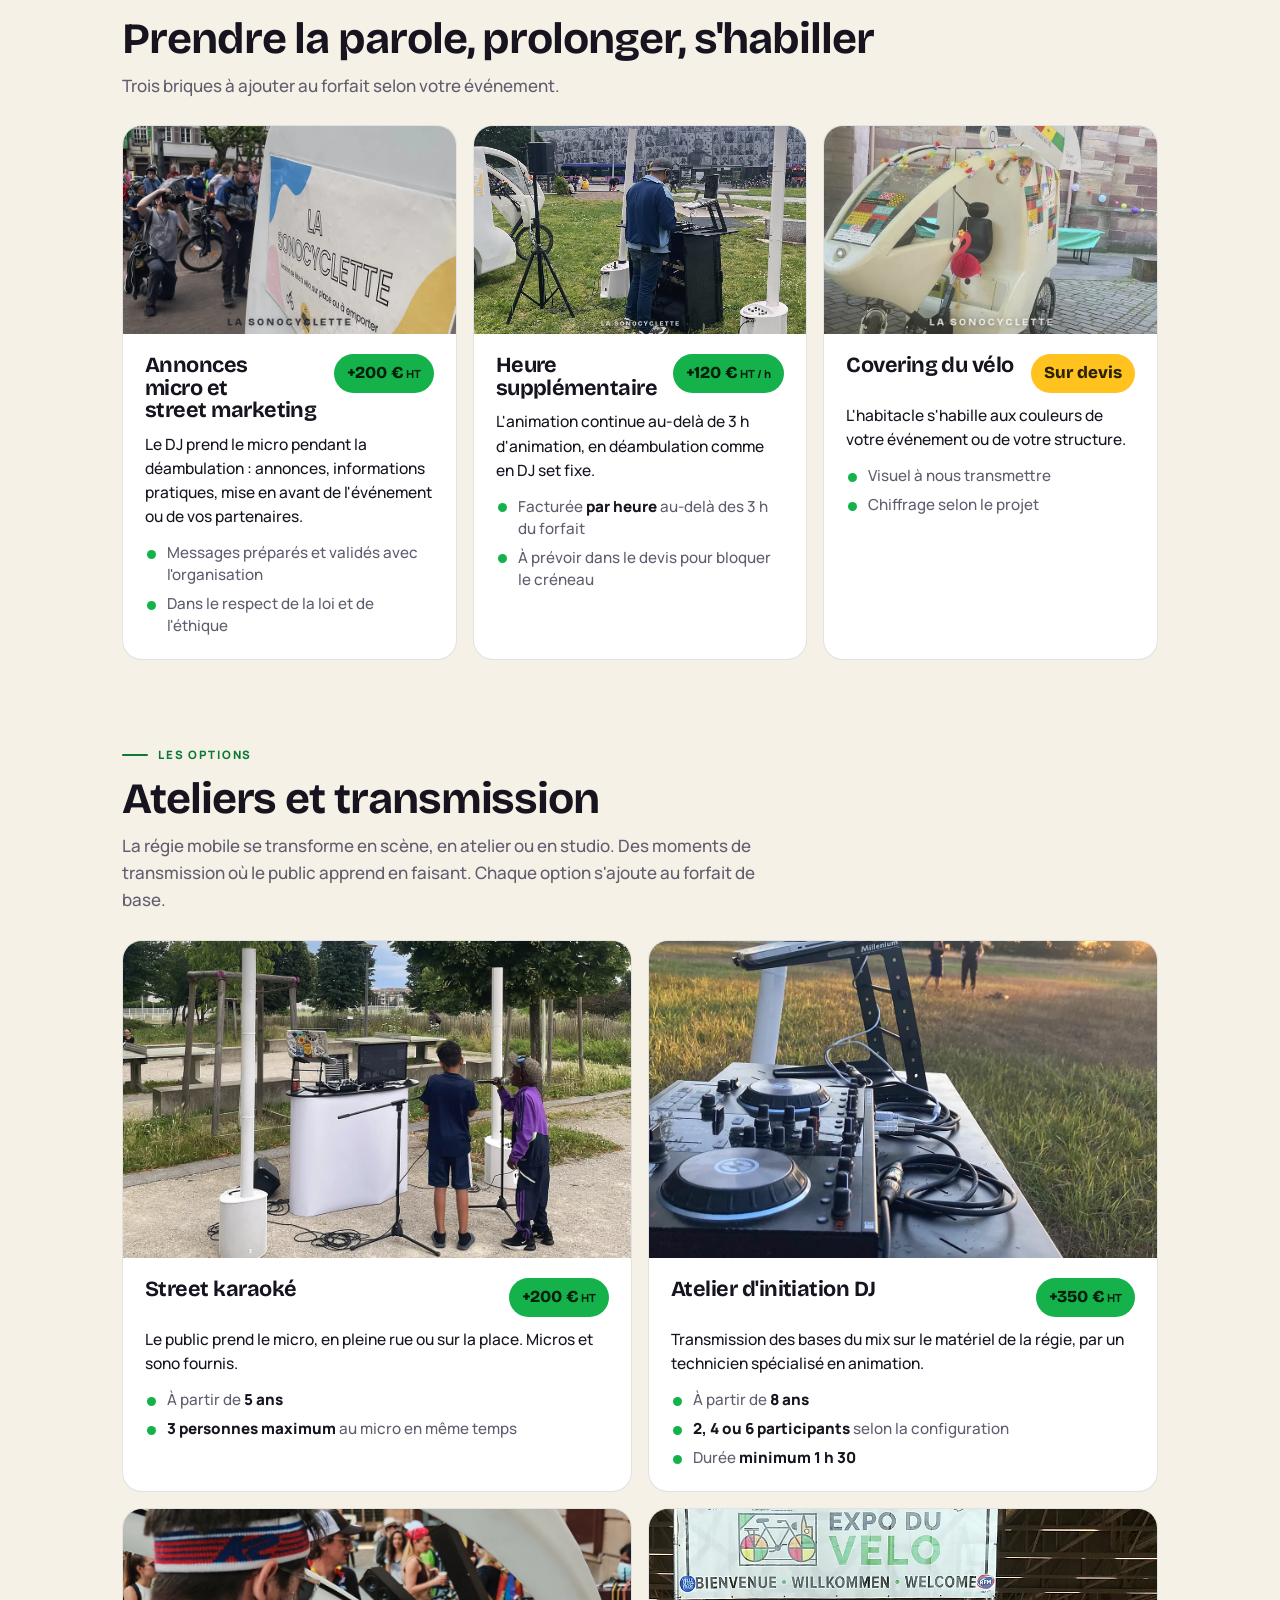
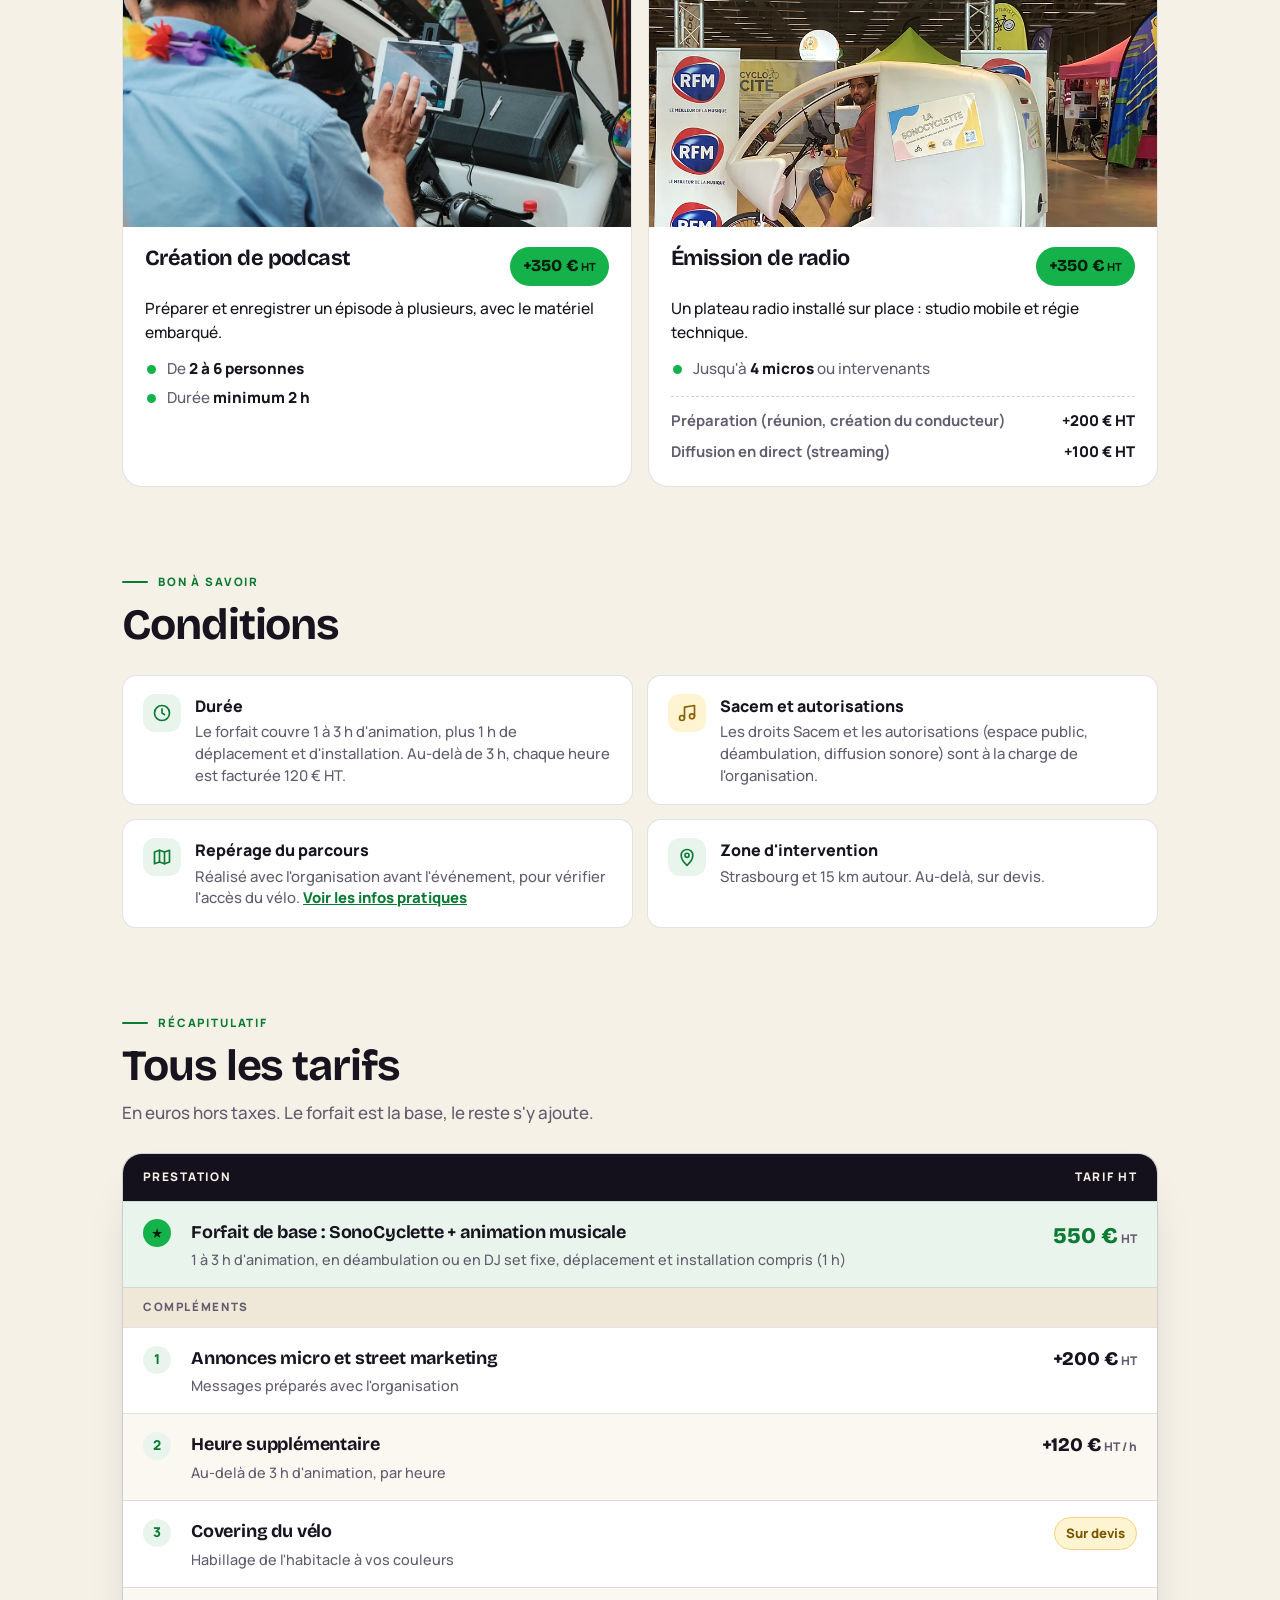
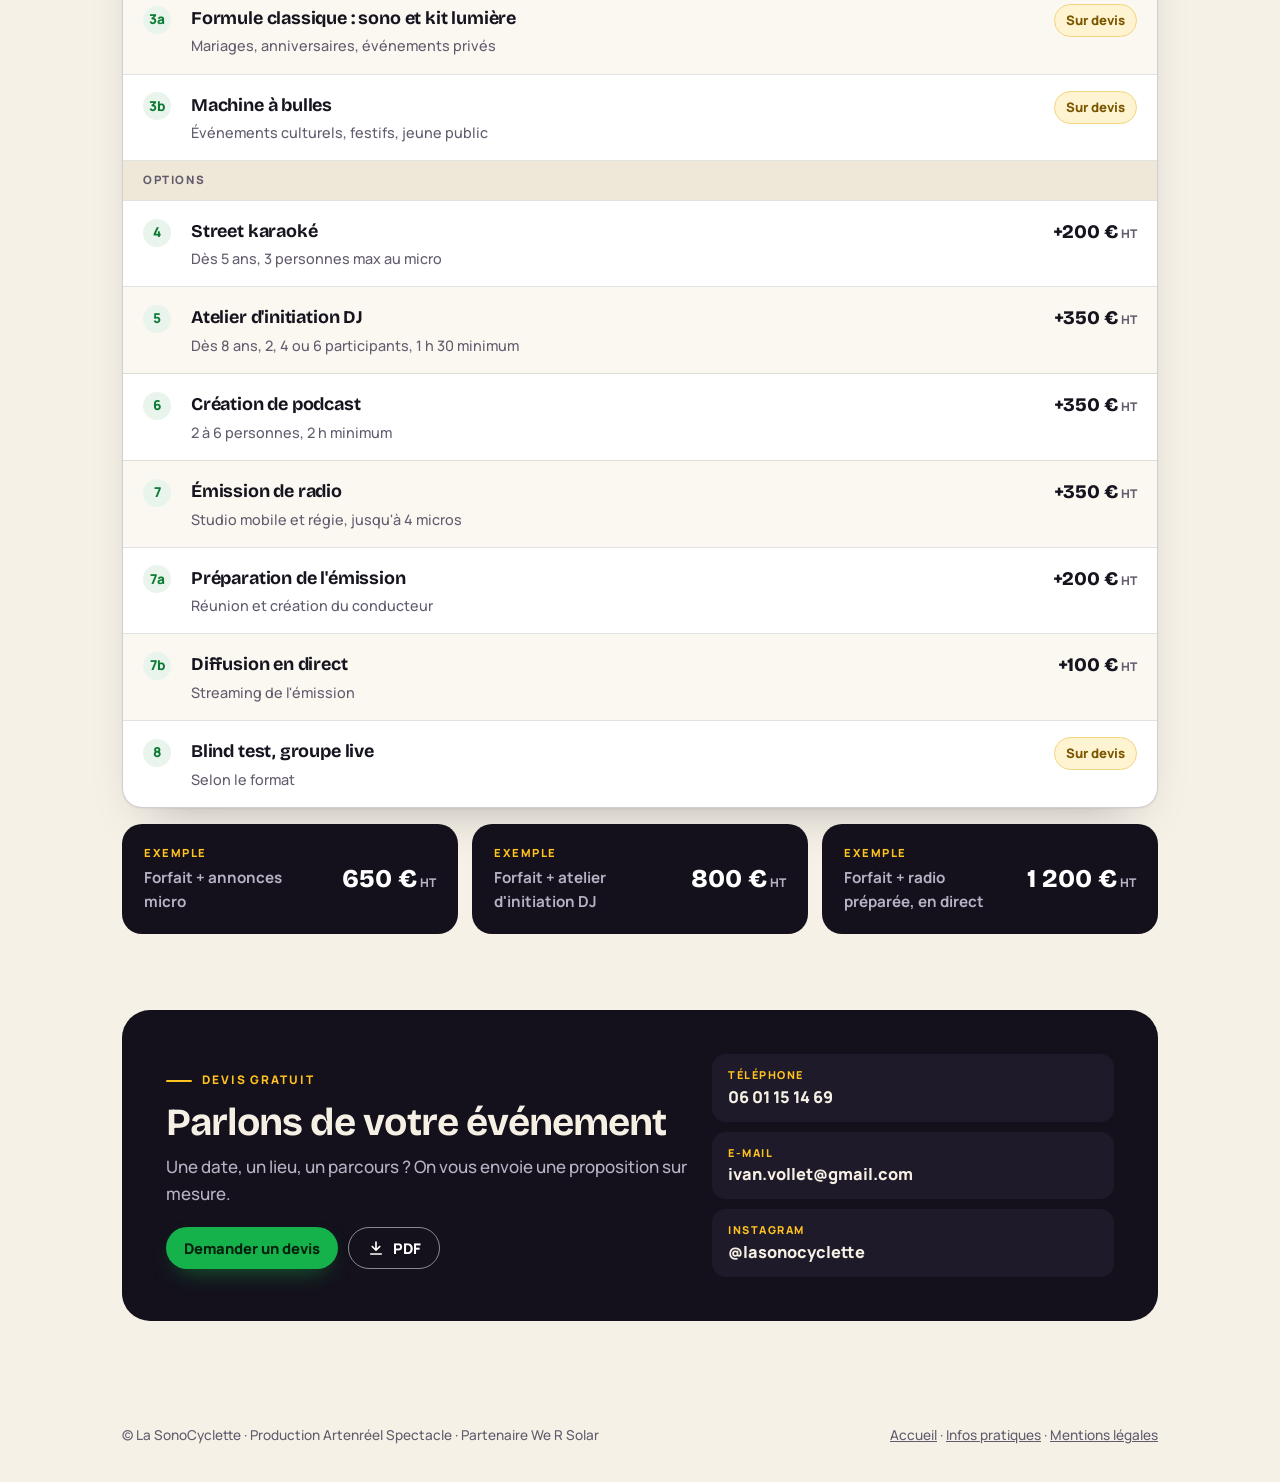
<file: tarifs.html>
<!DOCTYPE html>
<html lang="fr">
<head>
<meta charset="utf-8">
<meta name="viewport" content="width=device-width,initial-scale=1">
<title>Tarifs | La SonoCyclette, DJ &amp; sono à vélo à Strasbourg</title>
<meta name="description" content="Tarifs de La SonoCyclette : forfait à 550 € HT pour 1 à 3 h (vélo-régie solaire + animation musicale), heure supplémentaire +120 € HT, options karaoké, atelier DJ, podcast, émission de radio. Strasbourg et 15 km autour.">
<link rel="canonical" href="https://karlferdinand.github.io/la-sonocyclette/tarifs.html">
<meta property="og:type" content="website">
<meta property="og:title" content="Tarifs | La SonoCyclette">
<meta property="og:description" content="Forfait à 550 € HT pour 1 à 3 h d'animation, options à la carte. DJ & sono à vélo, 100 % solaire, à Strasbourg.">
<meta property="og:url" content="https://karlferdinand.github.io/la-sonocyclette/tarifs.html">
<meta property="og:image" content="https://karlferdinand.github.io/la-sonocyclette/assets/og-image.jpg">
<meta name="theme-color" content="#14111C">
<link rel="icon" type="image/svg+xml" href="assets/favicon.svg">
<link rel="apple-touch-icon" href="assets/apple-touch-icon.png">
<link rel="preload" as="font" href="assets/fonts/bricolage-grotesque-latin-800-normal.woff2" type="font/woff2" crossorigin>
<link rel="stylesheet" href="assets/fiches.css">
</head>
<body>

<header class="top">
  <div class="wrap">
    <a class="brand" href="./" aria-label="La SonoCyclette, retour à l'accueil">
      <svg class="mark" viewBox="56 270 806 542" aria-hidden="true">
        <path d="M452 324 L 565 300 L 752 332 Q 768 336 768 354 L 768 606 L 640 606 L 640 726 L 380 722 L 364 644 L 452 604 Z" class="k b" stroke-width="34" stroke-linejoin="round"/>
        <path d="M96 528 C 156 420 330 310 565 300" fill="none" class="k" stroke-width="34" stroke-linecap="round"/>
        <path d="M96 528 L 250 636 L 334 520 Z" class="k b" stroke-width="34" stroke-linejoin="round"/>
        <path d="M210 632 L 160 724" fill="none" class="k" stroke-width="34" stroke-linecap="round"/>
        <path d="M222 646 L 326 708 L 364 650" fill="none" class="k" stroke-width="30" stroke-linecap="round" stroke-linejoin="round"/>
        <circle cx="160" cy="724" r="60" class="k b" stroke-width="36"/>
        <circle cx="710" cy="672" r="64" class="k b" stroke-width="36"/>
      </svg>
      <span>La <b>Sono</b>Cyclette</span>
    </a>
    <nav class="tabs" aria-label="Fiches clients">
      <a href="./">Accueil</a>
      <a href="tarifs.html" aria-current="page">Tarifs</a>
      <a href="infos-pratiques.html">Infos pratiques</a>
      <a href="dj-super.html">DJ Super</a>
    </nav>
    <a class="btn" href="./#devis">Demander un devis</a>
  </div>
</header>

<div class="hero">
  <img src="assets/ph-hero.webp" alt="La SonoCyclette en déambulation dans une rue de Strasbourg, suivie d'un cortège de cyclistes" width="2000" height="1125">
  <div class="wrap">
    <span class="kicker">La SonoCyclette · Tarifs 2026-2027</span>
    <h1>Tarifs</h1>
    <p class="sub">Un forfait simple, des options à la carte. Une régie son mobile, solaire et à vélo, pilotée par un DJ professionnel avec 15 ans d'expérience, technicien spécialisé en animation.</p>
    <ul class="pills">
      <li><svg viewBox="0 0 24 24" fill="none" stroke="currentColor" stroke-width="2" stroke-linecap="round"><circle cx="12" cy="12" r="4"/><path d="M12 2v2M12 20v2M4.9 4.9l1.4 1.4M17.7 17.7l1.4 1.4M2 12h2M20 12h2M4.9 19.1l1.4-1.4M17.7 6.3l1.4-1.4"/></svg>100&nbsp;% solaire</li>
      <li><svg viewBox="0 0 24 24" fill="none" stroke="currentColor" stroke-width="2" stroke-linecap="round" stroke-linejoin="round"><circle cx="5.5" cy="17" r="3.5"/><circle cx="18.5" cy="17" r="3.5"/><path d="M5.5 17l4-8h6l3 8M9.5 9L8 6H6M15.5 9l-2-3h-2"/></svg>Mobile, à vélo</li>
      <li><svg viewBox="0 0 24 24" fill="none" stroke="currentColor" stroke-width="2" stroke-linecap="round" stroke-linejoin="round"><path d="M22 10L12 5 2 10l10 5 10-5z"/><path d="M6 12v5c3 2 9 2 12 0v-5"/></svg>15 ans d'expérience</li>
    </ul>
    <div class="cta">
      <a class="btn" href="./#devis">Demander un devis</a>
      <a class="btn ghost" href="infos-pratiques.html">Infos pratiques</a>
    <a class="btn ghost dl" href="assets/la-sonocyclette-fiche-client.pdf" download><svg viewBox="0 0 24 24" fill="none" stroke="currentColor" stroke-width="2.2" stroke-linecap="round" stroke-linejoin="round"><path d="M12 4v11M7 10l5 5 5-5M5 20h14"/></svg>Fiche client (PDF)</a></div>
  </div>
</div>

<main>

<section id="forfait">
  <div class="wrap">
    <div class="head">
      <span class="eyebrow">Le forfait de base</span>
      <h2>La SonoCyclette et son DJ, de 1 à 3&nbsp;h</h2>
      <p>Le forfait couvre tout ce qu'il faut pour une animation musicale à vélo, en mouvement ou sur place. Il se complète ensuite avec les briques et options de votre choix.</p>
    </div>
    <div class="offer">
      <figure><img src="assets/ph-causes.webp" alt="La SonoCyclette en tête d'un cortège de cyclistes dans une rue de Strasbourg"><figcaption>En tête de cortège</figcaption></figure>
      <div class="bd">
        <h3>Vélo + animation musicale</h3>
        <div class="price-big"><b>550&nbsp;€</b><span>HT</span></div>
        <span class="dur">1 à 3&nbsp;h d'animation · heure en plus&nbsp;: +120&nbsp;€&nbsp;HT</span>
        <ul class="incl">
          <li><svg viewBox="0 0 24 24" fill="none" stroke="currentColor" stroke-width="2.6" stroke-linecap="round" stroke-linejoin="round"><path d="M5 12l5 5 9-10"/></svg><span><b>La SonoCyclette</b><small>Vélo-régie solaire, sono autonome, sans branchement ni groupe électrogène</small></span></li>
          <li><svg viewBox="0 0 24 24" fill="none" stroke="currentColor" stroke-width="2.6" stroke-linecap="round" stroke-linejoin="round"><path d="M5 12l5 5 9-10"/></svg><span><b>Un DJ professionnel</b><small>15 ans d'expérience, technicien spécialisé en animation, qui pilote le vélo et la régie</small></span></li>
          <li><svg viewBox="0 0 24 24" fill="none" stroke="currentColor" stroke-width="2.6" stroke-linecap="round" stroke-linejoin="round"><path d="M5 12l5 5 9-10"/></svg><span><b>L'animation musicale, en déambulation ou en DJ set fixe</b><small>Une musique adaptée à votre public et au lieu. 15&nbsp;min de changement pour passer de l'un à l'autre</small></span></li>
          <li><svg viewBox="0 0 24 24" fill="none" stroke="currentColor" stroke-width="2.6" stroke-linecap="round" stroke-linejoin="round"><path d="M5 12l5 5 9-10"/></svg><span><b>Déplacement et installation</b><small>1&nbsp;h comprise, dans un rayon de 15&nbsp;km autour de Strasbourg</small></span></li>
          <li><svg viewBox="0 0 24 24" fill="none" stroke="currentColor" stroke-width="2.6" stroke-linecap="round" stroke-linejoin="round"><path d="M5 12l5 5 9-10"/></svg><span><b>Le repérage du parcours</b><small>Avec l'organisation, avant l'événement</small></span></li>
        </ul>
      </div>
    </div>
  </div>
</section>

<section id="complements">
  <div class="wrap">
    <div class="head">
      <span class="eyebrow">Les compléments</span>
      <h2>Prendre la parole, prolonger, s'habiller</h2>
      <p>Trois briques à ajouter au forfait selon votre événement.</p>
    </div>
    <div class="opts three">
      <article class="opt">
        <div class="ph"><img src="assets/ph-g-logo.webp" alt="La SonoCyclette et son panneau au milieu d'un rassemblement de cyclistes" loading="lazy"></div>
        <div class="bd">
          <div class="row"><h3>Annonces micro et street marketing</h3><span class="tag">+200&nbsp;€<em>HT</em></span></div>
          <p class="desc">Le DJ prend le micro pendant la déambulation&nbsp;: annonces, informations pratiques, mise en avant de l'événement ou de vos partenaires.</p>
          <ul>
            <li>Messages préparés et validés avec l'organisation</li>
            <li>Dans le respect de la loi et de l'éthique</li>
          </ul>
        </div>
      </article>
      <article class="opt">
        <div class="ph"><img src="assets/ph-g-setup.webp" alt="Poste DJ installé sur l'herbe à côté de la SonoCyclette" loading="lazy"></div>
        <div class="bd">
          <div class="row"><h3>Heure supplémentaire</h3><span class="tag">+120&nbsp;€<em>HT / h</em></span></div>
          <p class="desc">L'animation continue au-delà de 3&nbsp;h d'animation, en déambulation comme en DJ set fixe.</p>
          <ul>
            <li>Facturée <b>par heure</b> au-delà des 3&nbsp;h du forfait</li>
            <li>À prévoir dans le devis pour bloquer le créneau</li>
          </ul>
        </div>
      </article>
      <article class="opt">
        <div class="ph"><img src="assets/ph-g-fleurs.webp" alt="La SonoCyclette habillée de fleurs et de couleurs" loading="lazy"></div>
        <div class="bd">
          <div class="row"><h3>Covering du vélo</h3><span class="tag" style="background:var(--sun);color:var(--sun-ink)">Sur devis</span></div>
          <p class="desc">L'habitacle s'habille aux couleurs de votre événement ou de votre structure.</p>
          <ul>
            <li>Visuel à nous transmettre</li>
            <li>Chiffrage selon le projet</li>
          </ul>
        </div>
      </article>
    </div>
  </div>
</section>

<section id="options" class="pb">
  <div class="wrap">
    <div class="head">
      <span class="eyebrow">Les options</span>
      <h2>Ateliers et transmission</h2>
      <p>La régie mobile se transforme en scène, en atelier ou en studio. Des moments de transmission où le public apprend en faisant. Chaque option s'ajoute au forfait de base.</p>
    </div>
    <div class="opts">
      <article class="opt">
        <div class="ph"><img src="assets/ph-ateliers.webp" alt="Deux enfants au micro devant la régie, en plein air" loading="lazy"></div>
        <div class="bd">
          <div class="row"><h3>Street karaoké</h3><span class="tag">+200&nbsp;€<em>HT</em></span></div>
          <p class="desc">Le public prend le micro, en pleine rue ou sur la place. Micros et sono fournis.</p>
          <ul>
            <li>À partir de <b>5 ans</b></li>
            <li><b>3 personnes maximum</b> au micro en même temps</li>
          </ul>
        </div>
      </article>
      <article class="opt">
        <div class="ph"><img src="assets/ph-durable.webp" alt="Contrôleur DJ de la régie en plein air au coucher du soleil" loading="lazy"></div>
        <div class="bd">
          <div class="row"><h3>Atelier d'initiation DJ</h3><span class="tag">+350&nbsp;€<em>HT</em></span></div>
          <p class="desc">Transmission des bases du mix sur le matériel de la régie, par un technicien spécialisé en animation.</p>
          <ul>
            <li>À partir de <b>8 ans</b></li>
            <li><b>2, 4 ou 6 participants</b> selon la configuration</li>
            <li>Durée <b>minimum 1&nbsp;h&nbsp;30</b></li>
          </ul>
        </div>
      </article>
      <article class="opt">
        <div class="ph"><img src="assets/ph-materiel.webp" alt="Le DJ aux commandes de la régie embarquée : tablette, console et enceinte" loading="lazy"></div>
        <div class="bd">
          <div class="row"><h3>Création de podcast</h3><span class="tag">+350&nbsp;€<em>HT</em></span></div>
          <p class="desc">Préparer et enregistrer un épisode à plusieurs, avec le matériel embarqué.</p>
          <ul>
            <li>De <b>2 à 6 personnes</b></li>
            <li>Durée <b>minimum 2&nbsp;h</b></li>
          </ul>
        </div>
      </article>
      <article class="opt">
        <div class="ph"><img src="assets/ph-g-expo.webp" alt="La SonoCyclette exposée sur un stand en intérieur, à l'Expo du vélo" loading="lazy" style="object-position:center 30%"></div>
        <div class="bd">
          <div class="row"><h3>Émission de radio</h3><span class="tag">+350&nbsp;€<em>HT</em></span></div>
          <p class="desc">Un plateau radio installé sur place&nbsp;: studio mobile et régie technique.</p>
          <ul>
            <li>Jusqu'à <b>4 micros</b> ou intervenants</li>
          </ul>
          <div class="sub-opts">
            <div><span>Préparation (réunion, création du conducteur)</span><b>+200&nbsp;€ HT</b></div>
            <div><span>Diffusion en direct (streaming)</span><b>+100&nbsp;€ HT</b></div>
          </div>
        </div>
      </article>
    </div>
  </div>
</section>

<section id="conditions">
  <div class="wrap">
    <div class="head">
      <span class="eyebrow">Bon à savoir</span>
      <h2>Conditions</h2>
    </div>
    <div class="notes">
      <div class="note">
        <span class="ic"><svg viewBox="0 0 24 24" fill="none" stroke="currentColor" stroke-width="2" stroke-linecap="round" stroke-linejoin="round"><circle cx="12" cy="12" r="9"/><path d="M12 7v5l3 2"/></svg></span>
        <div><b>Durée</b><p>Le forfait couvre 1 à 3&nbsp;h d'animation, plus 1&nbsp;h de déplacement et d'installation. Au-delà de 3&nbsp;h, chaque heure est facturée 120&nbsp;€&nbsp;HT.</p></div>
      </div>
      <div class="note">
        <span class="ic sun"><svg viewBox="0 0 24 24" fill="none" stroke="currentColor" stroke-width="2" stroke-linecap="round" stroke-linejoin="round"><path d="M9 18V5l12-2v13"/><circle cx="6" cy="18" r="3"/><circle cx="18" cy="16" r="3"/></svg></span>
        <div><b>Sacem et autorisations</b><p>Les droits Sacem et les autorisations (espace public, déambulation, diffusion sonore) sont à la charge de l'organisation.</p></div>
      </div>
      <div class="note">
        <span class="ic"><svg viewBox="0 0 24 24" fill="none" stroke="currentColor" stroke-width="2" stroke-linecap="round" stroke-linejoin="round"><path d="M9 4L3 6v14l6-2 6 2 6-2V4l-6 2-6-2z"/><path d="M9 4v14M15 6v14"/></svg></span>
        <div><b>Repérage du parcours</b><p>Réalisé avec l'organisation avant l'événement, pour vérifier l'accès du vélo. <a class="lead-link" href="infos-pratiques.html#reperage">Voir les infos pratiques</a></p></div>
      </div>
      <div class="note">
        <span class="ic"><svg viewBox="0 0 24 24" fill="none" stroke="currentColor" stroke-width="2" stroke-linecap="round" stroke-linejoin="round"><path d="M12 22s7-6.1 7-12a7 7 0 10-14 0c0 5.9 7 12 7 12z"/><circle cx="12" cy="10" r="2.5"/></svg></span>
        <div><b>Zone d'intervention</b><p>Strasbourg et 15&nbsp;km autour. Au-delà, sur devis.</p></div>
      </div>
    </div>
  </div>
</section>

<section id="recap" class="pb">
  <div class="wrap">
    <div class="head">
      <span class="eyebrow">Récapitulatif</span>
      <h2>Tous les tarifs</h2>
      <p>En euros hors taxes. Le forfait est la base, le reste s'y ajoute.</p>
    </div>
    <div class="ptable">
      <table>
        <thead><tr><th colspan="2">Prestation</th><th>Tarif HT</th></tr></thead>
        <tbody>
          <tr class="base"><td class="n"><span class="num">★</span></td><td><b class="t">Forfait de base&nbsp;: SonoCyclette + animation musicale</b><small>1 à 3&nbsp;h d'animation, en déambulation ou en DJ set fixe, déplacement et installation compris (1&nbsp;h)</small></td><td class="p">550&nbsp;€<em>HT</em></td></tr>
          <tr class="grp"><td colspan="3">Compléments</td></tr>
          <tr><td class="n"><span class="num">1</span></td><td><b class="t">Annonces micro et street marketing</b><small>Messages préparés avec l'organisation</small></td><td class="p plus">+200&nbsp;€<em>HT</em></td></tr>
          <tr><td class="n"><span class="num">2</span></td><td><b class="t">Heure supplémentaire</b><small>Au-delà de 3&nbsp;h d'animation, par heure</small></td><td class="p plus">+120&nbsp;€<em>HT / h</em></td></tr>
          <tr><td class="n"><span class="num">3</span></td><td><b class="t">Covering du vélo</b><small>Habillage de l'habitacle à vos couleurs</small></td><td class="p"><span class="q">Sur devis</span></td></tr>
          <tr><td class="n"><span class="num">3a</span></td><td><b class="t">Formule classique&nbsp;: sono et kit lumière</b><small>Mariages, anniversaires, événements privés</small></td><td class="p"><span class="q">Sur devis</span></td></tr>
          <tr><td class="n"><span class="num">3b</span></td><td><b class="t">Machine à bulles</b><small>Événements culturels, festifs, jeune public</small></td><td class="p"><span class="q">Sur devis</span></td></tr>
          <tr class="grp"><td colspan="3">Options</td></tr>
          <tr><td class="n"><span class="num">4</span></td><td><b class="t">Street karaoké</b><small>Dès 5 ans, 3 personnes max au micro</small></td><td class="p plus">+200&nbsp;€<em>HT</em></td></tr>
          <tr><td class="n"><span class="num">5</span></td><td><b class="t">Atelier d'initiation DJ</b><small>Dès 8 ans, 2, 4 ou 6 participants, 1&nbsp;h&nbsp;30 minimum</small></td><td class="p plus">+350&nbsp;€<em>HT</em></td></tr>
          <tr><td class="n"><span class="num">6</span></td><td><b class="t">Création de podcast</b><small>2 à 6 personnes, 2&nbsp;h minimum</small></td><td class="p plus">+350&nbsp;€<em>HT</em></td></tr>
          <tr><td class="n"><span class="num">7</span></td><td><b class="t">Émission de radio</b><small>Studio mobile et régie, jusqu'à 4 micros</small></td><td class="p plus">+350&nbsp;€<em>HT</em></td></tr>
          <tr><td class="n"><span class="num">7a</span></td><td><b class="t">Préparation de l'émission</b><small>Réunion et création du conducteur</small></td><td class="p plus">+200&nbsp;€<em>HT</em></td></tr>
          <tr><td class="n"><span class="num">7b</span></td><td><b class="t">Diffusion en direct</b><small>Streaming de l'émission</small></td><td class="p plus">+100&nbsp;€<em>HT</em></td></tr>
          <tr><td class="n"><span class="num">8</span></td><td><b class="t">Blind test, groupe live</b><small>Selon le format</small></td><td class="p"><span class="q">Sur devis</span></td></tr>
        </tbody>
      </table>
    </div>

    <div class="combos three">
      <div class="combo"><div><small>Exemple</small><span>Forfait + annonces micro</span></div><b>650&nbsp;€<em>HT</em></b></div>
      <div class="combo"><div><small>Exemple</small><span>Forfait + atelier d'initiation DJ</span></div><b>800&nbsp;€<em>HT</em></b></div>
      <div class="combo"><div><small>Exemple</small><span>Forfait + radio préparée, en direct</span></div><b>1&nbsp;200&nbsp;€<em>HT</em></b></div>
    </div>
  </div>
</section>


<section>
  <div class="wrap">
    <div class="contact">
      <div>
        <span class="kicker">Devis gratuit</span>
        <h2 style="margin-top:12px">Parlons de votre événement</h2>
        <p>Une date, un lieu, un parcours&nbsp;? On vous envoie une proposition sur mesure.</p>
        <div class="cta" style="display:flex;margin-top:20px"><a class="btn" href="./#devis">Demander un devis</a><a class="btn ghost dl" href="assets/la-sonocyclette-fiche-client.pdf" download style="margin-left:10px"><svg viewBox="0 0 24 24" fill="none" stroke="currentColor" stroke-width="2.2" stroke-linecap="round" stroke-linejoin="round"><path d="M12 4v11M7 10l5 5 5-5M5 20h14"/></svg>PDF</a></div>
      </div>
      <ul>
        <li><small>Téléphone</small><a href="tel:+33601151469">06&nbsp;01&nbsp;15&nbsp;14&nbsp;69</a></li>
        <li><small>E-mail</small><a href="mailto:ivan.vollet@gmail.com">ivan.vollet@gmail.com</a></li>
        <li><small>Instagram</small><a href="https://www.instagram.com/lasonocyclette/" target="_blank" rel="noopener">@lasonocyclette</a></li>
      </ul>
    </div>
  </div>
</section>

</main>

<footer>
  <div class="wrap">
    <span>© La SonoCyclette · Production Artenréel Spectacle · Partenaire We R Solar</span>
    <span><a href="./">Accueil</a> · <a href="infos-pratiques.html">Infos pratiques</a> · <a href="mentions-legales.html">Mentions légales</a></span>
  </div>
</footer>

</body>
</html>
</file>
<file: assets/fiches.css>
@font-face{font-family:'Bricolage Grotesque';font-weight:700;font-display:swap;src:url(fonts/bricolage-grotesque-latin-700-normal.woff2) format('woff2')}
@font-face{font-family:'Bricolage Grotesque';font-weight:800;font-display:swap;src:url(fonts/bricolage-grotesque-latin-800-normal.woff2) format('woff2')}
@font-face{font-family:'Manrope';font-weight:500;font-display:swap;src:url(fonts/manrope-latin-500-normal.woff2) format('woff2')}
@font-face{font-family:'Manrope';font-weight:700;font-display:swap;src:url(fonts/manrope-latin-700-normal.woff2) format('woff2')}
@font-face{font-family:'Manrope';font-weight:800;font-display:swap;src:url(fonts/manrope-latin-800-normal.woff2) format('woff2')}

:root{
  --bg:#F6F1E7;--surface:#FFFFFF;--surface-2:#EFE7D7;--tint:#E9F5EC;
  --ink:#17141F;--muted:#625C6E;--line:rgba(23,20,31,.12);--line-2:rgba(23,20,31,.2);
  --green:#15B24B;--green-ink:#05200D;--green-text:#0B7A33;
  --sun:#FFC21E;--sun-ink:#2A2200;--sun-soft:#FFF4D1;
  --night:#14111C;--night-2:#1E1A29;--night-txt:#F6F0E4;--night-muted:#B9B2C6;
  --shadow:0 1px 2px rgba(23,20,31,.05),0 24px 48px -28px rgba(23,20,31,.35);
  --r-lg:28px;--r-md:20px;--r-sm:14px;
  --font-display:'Bricolage Grotesque','Avenir Next','Segoe UI',system-ui,sans-serif;
  --font-body:'Manrope','Segoe UI',system-ui,sans-serif;
  --maxw:1080px;
}
*{box-sizing:border-box}
html{-webkit-text-size-adjust:100%}
body{margin:0;background:var(--bg);color:var(--ink);font-family:var(--font-body);font-weight:500;font-size:1.0625rem;line-height:1.6;-webkit-font-smoothing:antialiased}
h1,h2,h3{font-family:var(--font-display);font-weight:700;line-height:1.05;letter-spacing:-.025em;margin:0;text-wrap:balance}
p{margin:0} img{display:block;max-width:100%} a{color:inherit}
b,strong{font-weight:800}
.wrap{max-width:var(--maxw);margin:0 auto;padding:0 max(22px,env(safe-area-inset-left,0px))}

/* En-tête */
.top{position:sticky;top:0;z-index:20;background:rgba(246,241,231,.92);backdrop-filter:blur(12px);-webkit-backdrop-filter:blur(12px);border-bottom:1px solid var(--line)}
.top .wrap{display:flex;align-items:center;gap:14px;min-height:64px}
.brand{display:flex;align-items:center;gap:10px;font-family:var(--font-display);font-weight:700;font-size:1.15rem;letter-spacing:-.02em;text-decoration:none;margin-right:auto}
.brand .mark{width:44px;height:30px;flex:0 0 auto}
.mark .k{stroke:currentColor}.mark .b{fill:var(--surface)}
.brand b{font-weight:800;color:var(--green-text)}
.tabs{display:flex;gap:4px;background:var(--surface-2);padding:4px;border-radius:999px}
.tabs a{text-decoration:none;font-weight:800;font-size:.88rem;padding:8px 14px;border-radius:999px;color:var(--muted);white-space:nowrap}
.tabs a[aria-current]{background:var(--ink);color:var(--bg)}

/* Bandeau d'ouverture */
.hero{position:relative;background:var(--night);color:#fff;overflow:hidden;isolation:isolate}
.hero img{position:absolute;inset:0;width:100%;height:100%;object-fit:cover;z-index:-2}
.hero::after{content:"";position:absolute;inset:0;z-index:-1;background:linear-gradient(180deg,rgba(20,17,28,.25) 0%,rgba(20,17,28,.55) 45%,rgba(20,17,28,.92) 100%)}
.hero .wrap{padding-top:clamp(90px,16vw,170px);padding-bottom:clamp(34px,6vw,56px)}
.kicker{display:inline-flex;align-items:center;gap:10px;font-weight:800;letter-spacing:.16em;text-transform:uppercase;font-size:.74rem;color:var(--sun)}
.kicker::before{content:"";width:26px;height:2px;border-radius:2px;background:currentColor}
.hero h1{font-size:clamp(2.4rem,7vw,4.6rem);margin-top:14px;font-weight:800}
.hero p.sub{margin-top:14px;max-width:52ch;font-size:1.08rem;color:rgba(255,255,255,.88)}
.pills{display:flex;flex-wrap:wrap;gap:8px;margin:22px 0 0;padding:0;list-style:none}
.pills li{display:inline-flex;align-items:center;gap:8px;font-weight:800;font-size:.85rem;padding:8px 14px;border-radius:999px;background:rgba(255,255,255,.12);border:1px solid rgba(255,255,255,.22);backdrop-filter:blur(6px)}
.pills svg{width:16px;height:16px;color:var(--sun)}

/* Sections */
section{padding:clamp(44px,7vw,76px) 0}
section+section{padding-top:0}
.eyebrow{display:inline-flex;align-items:center;gap:10px;font-weight:800;letter-spacing:.16em;text-transform:uppercase;font-size:.72rem;color:var(--green-text)}
.eyebrow::before{content:"";width:26px;height:2px;border-radius:2px;background:currentColor}
.head h2{font-size:clamp(1.8rem,4.4vw,2.7rem);margin-top:12px}
.head p{color:var(--muted);margin-top:10px;max-width:60ch}
.head{margin-bottom:26px}

/* Tableau des tarifs */
.ptable{background:var(--surface);border:1px solid var(--line-2);border-radius:var(--r-md);overflow:hidden;box-shadow:var(--shadow)}
.ptable table{width:100%;border-collapse:collapse}
.ptable thead th{background:var(--night);color:var(--night-txt);font-weight:800;font-size:.74rem;letter-spacing:.12em;text-transform:uppercase;text-align:left;padding:14px 20px}
.ptable thead th:last-child{text-align:right}
.ptable td{padding:16px 20px;border-top:1px solid var(--line);vertical-align:top}
.ptable tbody tr:nth-child(even) td{background:#FBF8F2}
.ptable td.n{width:44px;padding-right:0}
.num{display:inline-grid;place-items:center;width:28px;height:28px;border-radius:50%;background:var(--tint);color:var(--green-text);font-weight:800;font-size:.85rem}
.ptable td b.t{display:block;font-family:var(--font-display);font-weight:700;font-size:1.12rem;letter-spacing:-.01em}
.ptable td small{display:block;color:var(--muted);font-size:.9rem;margin-top:2px}
.ptable td.p{text-align:right;white-space:nowrap;font-family:var(--font-display);font-weight:800;font-size:1.2rem}
.ptable td.p em{font-style:normal;font-family:var(--font-body);font-size:.75rem;font-weight:800;color:var(--muted);margin-left:3px}
.ptable td.p .q{display:inline-block;font-family:var(--font-body);font-size:.82rem;font-weight:800;background:var(--sun-soft);color:#7A5600;border:1px solid #F3D47E;padding:5px 11px;border-radius:999px}
.ptable tfoot td{background:var(--tint);border-top:2px solid var(--green);font-weight:800}
.ptable tfoot td.p{color:var(--green-text)}

.combos{display:grid;grid-template-columns:repeat(2,minmax(0,1fr));gap:14px;margin-top:16px}
.combo{background:var(--night);color:var(--night-txt);border-radius:var(--r-md);padding:20px 22px;display:flex;justify-content:space-between;align-items:center;gap:16px}
.combo small{display:block;color:var(--sun);font-weight:800;font-size:.7rem;letter-spacing:.14em;text-transform:uppercase}
.combo span{display:block;font-weight:700;font-size:.95rem;margin-top:4px;color:var(--night-muted)}
.combo b{font-family:var(--font-display);font-size:1.6rem;white-space:nowrap;color:#fff}
.combo b em{font-style:normal;font-family:var(--font-body);font-size:.75rem;color:var(--night-muted);margin-left:3px}

/* Cartes d'options */
.opts{display:grid;grid-template-columns:repeat(2,minmax(0,1fr));gap:16px}
.opt{background:var(--surface);border:1px solid var(--line);border-radius:var(--r-md);overflow:hidden;display:flex;flex-direction:column}
.opt .ph{aspect-ratio:16/8;background:var(--surface-2);position:relative}
.opt .ph img{width:100%;height:100%;object-fit:cover}
.opt .ph.empty{display:grid;place-items:center;color:var(--muted);background:repeating-linear-gradient(135deg,var(--surface-2) 0 12px,#E8DFCC 12px 24px)}
.opt .ph.empty span{background:var(--surface);border-radius:999px;padding:6px 12px;font-weight:800;font-size:.75rem;letter-spacing:.06em;text-transform:uppercase}
.opt .bd{padding:20px 22px 22px;display:flex;flex-direction:column;flex:1}
.opt .row{display:flex;justify-content:space-between;align-items:flex-start;gap:12px}
.opt h3{font-size:1.35rem}
.tag{flex:0 0 auto;font-family:var(--font-display);font-weight:800;font-size:1.05rem;background:var(--green);color:var(--green-ink);padding:6px 13px;border-radius:999px;white-space:nowrap}
.tag em{font-style:normal;font-family:var(--font-body);font-size:.7rem;margin-left:2px}
.opt ul{margin:14px 0 0;padding:0;list-style:none;display:grid;gap:7px}
.opt li{position:relative;padding-left:22px;color:var(--muted);font-size:.95rem;line-height:1.45}
.opt li::before{content:"";position:absolute;left:2px;top:.5em;width:9px;height:9px;border-radius:50%;background:var(--green)}
.opt li b{color:var(--ink)}
.sub-opts{margin-top:16px;border-top:1px dashed var(--line-2);padding-top:12px;display:grid;gap:8px}
.sub-opts div{display:flex;justify-content:space-between;gap:12px;font-weight:700;font-size:.93rem}
.sub-opts div span{color:var(--muted)}
.sub-opts div b{white-space:nowrap}

/* Encadrés */
.notes{display:grid;grid-template-columns:repeat(2,minmax(0,1fr));gap:14px}
.note{background:var(--surface);border:1px solid var(--line);border-radius:var(--r-sm);padding:18px 20px;display:flex;gap:14px}
.note .ic{flex:0 0 38px;height:38px;border-radius:12px;display:grid;place-items:center;background:var(--tint);color:var(--green-text)}
.note .ic.sun{background:var(--sun-soft);color:#8A6200}
.note .ic svg{width:20px;height:20px}
.note b{display:block;font-size:1rem}
.note p{color:var(--muted);font-size:.93rem;margin-top:2px;line-height:1.45}

/* Valeurs (pratique) */
.vals{display:grid;grid-template-columns:repeat(3,minmax(0,1fr));gap:14px}
.val{background:var(--night);color:var(--night-txt);border-radius:var(--r-md);padding:24px}
.val .ic{width:44px;height:44px;border-radius:14px;display:grid;place-items:center;background:rgba(255,194,30,.14);color:var(--sun)}
.val .ic svg{width:24px;height:24px}
.val h3{font-size:1.35rem;margin-top:16px}
.val p{color:var(--night-muted);font-size:.95rem;margin-top:8px;line-height:1.5}

/* Fiche véhicule */
.bike{display:grid;grid-template-columns:1.25fr 1fr;gap:18px;align-items:stretch}
.diagram{background:var(--surface);border:1px solid var(--line);border-radius:var(--r-md);padding:18px;display:flex;align-items:center}
.diagram svg{width:100%;height:auto}
.specs{display:grid;grid-template-columns:repeat(2,minmax(0,1fr));gap:0 22px;background:var(--surface);border:1px solid var(--line);border-radius:var(--r-md);padding:6px 22px}
.spec{padding:13px 0;border-bottom:1px solid var(--line)}
.spec:nth-last-child(-n+2){border-bottom:0}
.spec small{display:block;color:var(--muted);font-weight:800;font-size:.7rem;text-transform:uppercase;letter-spacing:.1em}
.spec b{display:block;font-family:var(--font-display);font-weight:700;font-size:1.3rem;margin-top:2px;letter-spacing:-.01em}

/* Check-list repérage */
.check{display:grid;grid-template-columns:repeat(2,minmax(0,1fr));gap:12px;margin:0;padding:0;list-style:none}
.check li{display:flex;gap:12px;background:var(--surface);border:1px solid var(--line);border-radius:var(--r-sm);padding:16px 18px}
.check .bx{flex:0 0 24px;height:24px;border-radius:7px;border:2px solid var(--green);display:grid;place-items:center;color:var(--green);margin-top:1px}
.check .bx svg{width:14px;height:14px}
.check b{display:block}
.check span{display:block;color:var(--muted);font-size:.92rem;line-height:1.45;margin-top:2px}

/* Formats (pratique) */
.formats{display:grid;gap:12px}
.fmt{display:grid;grid-template-columns:200px 1fr;background:var(--surface);border:1px solid var(--line);border-radius:var(--r-md);overflow:hidden}
.fmt .ph{background:var(--surface-2);min-height:150px;position:relative}
.fmt .ph img{position:absolute;inset:0;width:100%;height:100%;object-fit:cover}
.fmt .ph.empty{background:repeating-linear-gradient(135deg,var(--surface-2) 0 12px,#E8DFCC 12px 24px);display:grid;place-items:center}
.fmt .ph.empty span{background:var(--surface);border-radius:999px;padding:6px 12px;font-weight:800;font-size:.7rem;letter-spacing:.06em;text-transform:uppercase;color:var(--muted)}
.fmt .bd{padding:18px 22px}
.fmt h3{font-size:1.3rem}
.facts{display:flex;flex-wrap:wrap;gap:6px;margin-top:10px}
.facts span{font-weight:800;font-size:.78rem;padding:5px 11px;border-radius:999px;background:var(--tint);color:var(--green-text)}
.facts span.y{background:var(--sun-soft);color:#7A5600}
.fmt p{color:var(--muted);font-size:.95rem;margin-top:10px;line-height:1.5}

/* Étapes */
.steps{display:grid;grid-template-columns:repeat(4,minmax(0,1fr));gap:12px;counter-reset:s;margin:0;padding:0;list-style:none}
.steps li{background:var(--surface);border:1px solid var(--line);border-radius:var(--r-md);padding:20px;counter-increment:s}
.steps li::before{content:counter(s,decimal-leading-zero);display:block;font-family:var(--font-display);font-weight:800;font-size:1.6rem;color:var(--green)}
.steps b{display:block;margin-top:6px;font-size:1.02rem}
.steps span{display:block;color:var(--muted);font-size:.9rem;margin-top:4px;line-height:1.45}

/* Contact */
.contact{background:var(--night);color:var(--night-txt);border-radius:var(--r-lg);padding:clamp(26px,5vw,44px);display:grid;grid-template-columns:1.3fr 1fr;gap:24px;align-items:center}
.contact h2{font-size:clamp(1.7rem,4vw,2.4rem)}
.contact p{color:var(--night-muted);margin-top:10px}
.contact ul{list-style:none;margin:0;padding:0;display:grid;gap:10px}
.contact li{display:flex;flex-direction:column;background:var(--night-2);border-radius:var(--r-sm);padding:12px 16px}
.contact li small{color:var(--sun);font-weight:800;font-size:.68rem;letter-spacing:.14em;text-transform:uppercase}
.contact li a{font-weight:800;text-decoration:none;font-size:1.02rem}
footer{padding:28px 0 calc(36px + env(safe-area-inset-bottom,0px));color:var(--muted);font-size:.85rem}
footer .wrap{display:flex;flex-wrap:wrap;justify-content:space-between;gap:10px}

@media (max-width:820px){
  .combos,.opts,.notes,.vals,.bike,.check,.contact{grid-template-columns:1fr}
  .steps{grid-template-columns:repeat(2,minmax(0,1fr))}
  .fmt{grid-template-columns:1fr}
  .fmt .ph{min-height:0;aspect-ratio:16/7}
}
@media (max-width:560px){
  .brand span{display:none}
  .ptable thead{display:none}
  .ptable tr{display:grid;grid-template-columns:36px 1fr auto;align-items:start}
  .ptable td{border-top:0;padding:14px 12px}
  .ptable tbody tr{border-top:1px solid var(--line)}
  .ptable tbody tr:nth-child(even){background:#FBF8F2}
  .ptable tbody tr:nth-child(even) td{background:transparent}
  .ptable td.n{width:auto;padding-left:14px}
  .ptable td.p{font-size:1.05rem;padding-right:14px}
  .ptable tfoot tr{border-top:2px solid var(--green)}
  .ptable tfoot td{border-top:0}
  .steps{grid-template-columns:1fr}
  .specs{grid-template-columns:1fr}
  .spec:nth-last-child(2){border-bottom:1px solid var(--line)}
}
@media print{
  @page{size:A4;margin:10mm 10mm 12mm}
  body{background:#fff}
  .top,.hero .cta,.contact .cta,.dl,.no-print{display:none!important}
  .hero .wrap{padding-top:44px;padding-bottom:24px}
  .hero .pills{margin-top:14px}
  .hero h1{font-size:3.4rem}
  .pb{break-before:page}
  .print-hide,.shot{display:none!important}
  .opt .ph{aspect-ratio:16/7}
  #complements .opt .ph{aspect-ratio:16/6}
  .offer figure{min-height:0}
  .ptable td{padding:9px 18px}
  .ptable tr.grp td{padding:7px 18px}
  .combos{margin-top:12px}
  .combo{padding:14px 18px}
  .contact{padding:24px 28px}
  .note{padding:14px 16px}
  .fmt .ph{min-height:96px}
  .fmt .bd{padding:10px 18px}
  .fmt p{margin-top:6px}
  .facts{margin-top:6px}
  .offer .bd{padding:24px 28px}
  .incl{margin-top:14px;gap:7px}
  .head h2{font-size:2.2rem}
  .check li{padding:12px 16px}
  .steps li{padding:14px}
  .vals .val{padding:18px}
  section{padding:18px 0}
  section+section{padding-top:0}
  .head{margin-bottom:16px}
  .opt,.fmt,.note,.check li,.steps li,.combo,.val,.offer,.ptable tr,.contact,.spec,.bike,.shot{break-inside:avoid}
  .head{break-after:avoid}
  .ptable,.opt,.val,.contact,.combo,.offer{box-shadow:none}
  a{text-decoration:none}
  footer{padding:14px 0}
  *{-webkit-print-color-adjust:exact;print-color-adjust:exact}
}
.ptable tbody tr.base td{background:var(--tint)!important}
.ptable tbody tr.base td.p{color:var(--green-text);font-size:1.4rem}
.ptable tbody tr.base .num{background:var(--green);color:var(--green-ink)}
.ptable tbody tr:nth-child(even):not(.base) td{background:#FBF8F2}
@media (max-width:560px){.ptable tbody tr.base{background:var(--tint)}}

/* Intégration site */
.btn{display:inline-flex;align-items:center;justify-content:center;gap:8px;font-weight:800;text-decoration:none;border-radius:999px;padding:11px 18px;font-size:.92rem;line-height:1.1;background:var(--green);color:var(--green-ink);box-shadow:0 10px 24px -12px rgba(21,178,75,.7);transition:transform .18s}
.btn:hover{transform:translateY(-2px)}
.btn.ghost{background:transparent;color:#fff;border:1.5px solid rgba(255,255,255,.5);box-shadow:none}
.top .btn{margin-left:4px}
.back{font-weight:800;font-size:.88rem;text-decoration:none;color:var(--muted);white-space:nowrap}
.back:hover{color:var(--green-text)}
.hero .cta{display:flex;flex-wrap:wrap;gap:10px;margin-top:24px}
.hero .cta .btn{padding:14px 22px;font-size:1rem}

/* Forfait de base */
.offer{display:grid;grid-template-columns:1fr 1fr;gap:0;background:var(--surface);border:1px solid var(--line-2);border-radius:var(--r-lg);overflow:hidden;box-shadow:var(--shadow)}
.offer figure{margin:0;position:relative;min-height:340px;background:var(--surface-2)}
.offer figure img{position:absolute;inset:0;width:100%;height:100%;object-fit:cover}
.offer figcaption,.shot figcaption{position:absolute;left:14px;bottom:14px;background:rgba(20,17,28,.62);backdrop-filter:blur(8px);-webkit-backdrop-filter:blur(8px);color:#fff;font-weight:700;font-size:.78rem;padding:7px 12px;border-radius:999px}
.offer .bd{padding:clamp(22px,4vw,38px)}
.offer .price-big{display:flex;align-items:baseline;gap:8px;margin-top:6px}
.offer .price-big b{font-family:var(--font-display);font-weight:800;font-size:clamp(2.8rem,6vw,3.8rem);letter-spacing:-.03em;color:var(--green-text);line-height:1}
.offer .price-big span{font-weight:800;color:var(--muted)}
.offer .dur{display:inline-flex;margin-top:12px;font-weight:800;font-size:.85rem;padding:6px 12px;border-radius:999px;background:var(--sun-soft);color:#7A5600;border:1px solid #F3D47E}
.offer h3{font-size:1.5rem;margin-top:4px}
.incl{list-style:none;margin:20px 0 0;padding:0;display:grid;gap:10px}
.incl li{display:flex;gap:12px;align-items:flex-start;font-size:.97rem;line-height:1.45}
.incl li svg{flex:0 0 22px;width:22px;height:22px;color:var(--green);margin-top:1px}
.incl li span small{display:block;color:var(--muted);font-size:.88rem}
.opt p.desc{color:var(--ink);font-size:.97rem;margin-top:10px;line-height:1.55}
.opt .ph img{object-position:center}
.shot{position:relative;margin:0 0 18px;border-radius:var(--r-md);overflow:hidden;aspect-ratio:21/8;background:var(--surface-2)}
.shot img{width:100%;height:100%;object-fit:cover}
.opts.three{grid-template-columns:repeat(3,minmax(0,1fr))}
@media (max-width:980px){.opts.three{grid-template-columns:1fr 1fr}}
@media (max-width:820px){.offer,.opts.three{grid-template-columns:1fr}.offer figure{min-height:0;aspect-ratio:4/3}.shot{aspect-ratio:16/9}.top .btn{display:none}}
@media (max-width:560px){.tabs a{padding:8px 11px;font-size:.82rem}}
.ptable tr.grp td{background:var(--surface-2)!important;font-weight:800;font-size:.72rem;letter-spacing:.14em;text-transform:uppercase;color:var(--muted);padding:10px 20px}
.ptable td.p.plus{color:var(--ink)}
.combos.three{grid-template-columns:repeat(3,minmax(0,1fr))}
.facts span.k{background:var(--night);color:#fff}
.fmt .more,.opt .more{display:inline-flex;margin-top:12px;font-weight:800;font-size:.9rem;text-decoration:none;color:var(--green-text)}
.lead-link{color:var(--green-text);font-weight:800}
@media (max-width:980px){.combos.three{grid-template-columns:1fr}}
@media (max-width:560px){.ptable tr.grp{display:block}.ptable tr.grp td{display:block;padding:10px 14px}}
.opt .ph{aspect-ratio:16/10;overflow:hidden}
.opt .ph img{position:absolute;inset:0}

.dl{display:inline-flex;align-items:center;gap:8px}
.dl svg{width:18px;height:18px}
/* navigation des fiches : défile horizontalement sur petit écran (4 onglets) */
.tabs{min-width:0;overflow-x:auto;scrollbar-width:none}
.tabs::-webkit-scrollbar{display:none}
@media (max-width:560px){.tabs a{padding:8px 9px;font-size:.78rem}}
</file>
